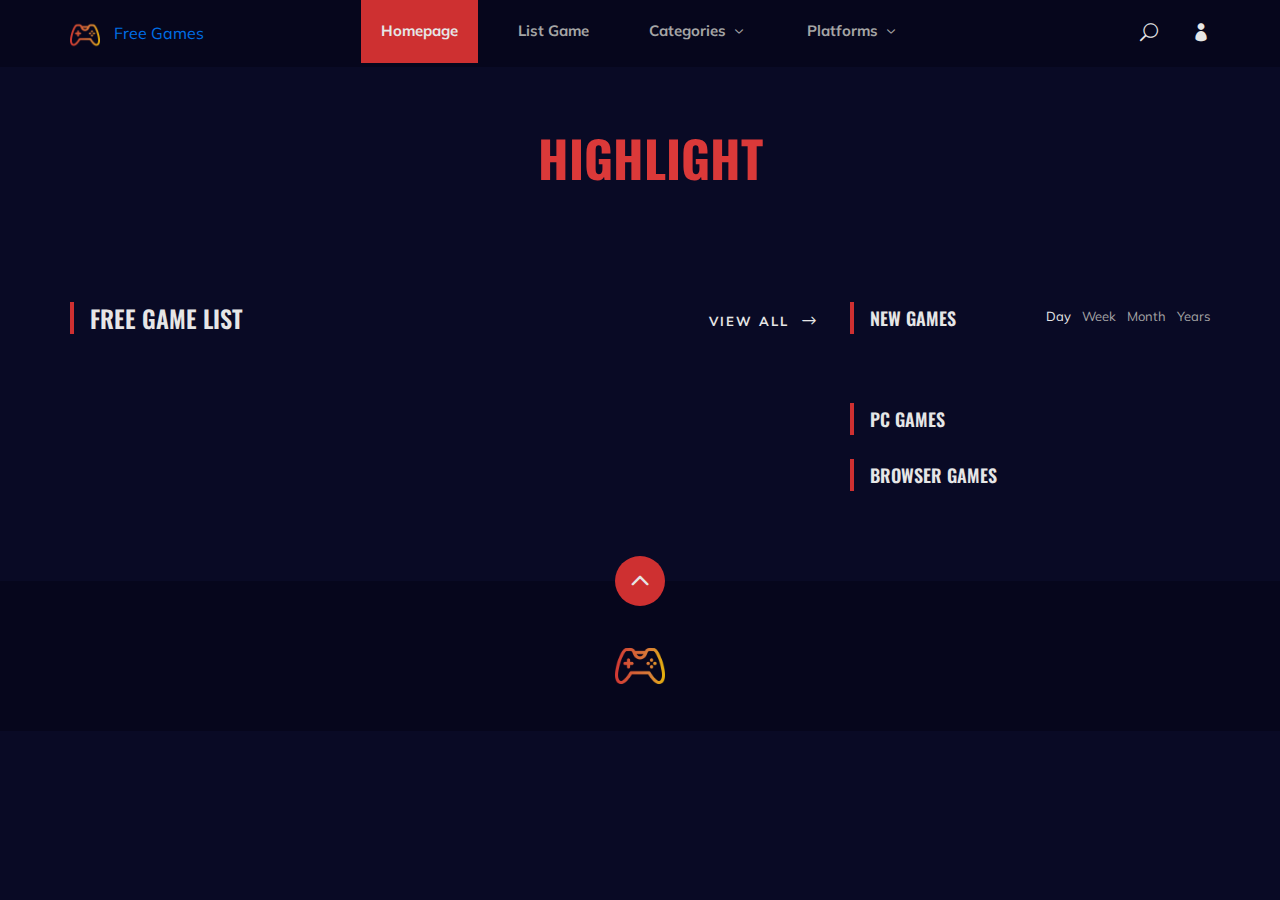
<file: index.html>
<!DOCTYPE html>
<html lang="zxx">

<head>
    <meta charset="UTF-8">
    <meta name="description" content="Anime Template">
    <meta name="keywords" content="Anime, unica, creative, html">
    <meta name="viewport" content="width=device-width, initial-scale=1.0">
    <meta http-equiv="X-UA-Compatible" content="ie=edge">
    <link rel="icon" type="image/x-icon" href="img/favicon.png">
    <title>Free Games 2022</title>

    <!-- Google Font -->
    <link href="https://fonts.googleapis.com/css2?family=Oswald:wght@300;400;500;600;700&display=swap" rel="stylesheet">
    <link href="https://fonts.googleapis.com/css2?family=Mulish:wght@300;400;500;600;700;800;900&display=swap"
    rel="stylesheet">

    <!-- Css Styles -->
    <link rel="stylesheet" href="css/bootstrap.min.css" type="text/css">
    <link rel="stylesheet" href="css/font-awesome.min.css" type="text/css">
    <link rel="stylesheet" href="css/elegant-icons.css" type="text/css">
    <link rel="stylesheet" href="css/plyr.css" type="text/css">
    <link rel="stylesheet" href="css/nice-select.css" type="text/css">
    <link rel="stylesheet" href="css/owl.carousel.min.css" type="text/css">
    <link rel="stylesheet" href="css/slicknav.min.css" type="text/css">
    <link rel="stylesheet" href="css/style.css" type="text/css">
</head>

<body>
    <!-- Page Preloder -->
    <div id="preloder">
        <div class="loader"></div>
    </div>

    <!-- Header Section Begin -->
    <header class="header">
        <div class="container">
            <div class="row">
                <div class="col-lg-2">
                    <div class="header__logo">
                        <a href="./index.html">
                            <img src="img/logo1.png" width="30" alt="" style="margin-right: 10px;">
                            Free Games
                        </a>
                    </div>
                </div>
                <div class="col-lg-8">
                    <div class="header__nav">
                        <nav class="header__menu mobile-menu">
                            <ul>
                                <li class="active"><a href="./index.html">Homepage</a></li>
                                <li ><a href="./list.html">List Game</a></li>
                                <li><a href="#">Categories <span class="arrow_carrot-down"></span></a>
                                    <ul class="dropdown">
                                        <li><a href="./categories.html?categories=fantasy">fantasy</a></li>
                                        <li><a href="./categories.html?categories=fighting">fighting</a></li>
                                        <li><a href="./categories.html?categories=mmorpg">mmorpg</a></li>
                                        <li><a href="./categories.html?categories=shooter">shooter</a></li>
                                        <li><a href="./categories.html?categories=sports">sports</a></li>
                                        <li><a href="./categories.html?categories=strategy">strategy</a></li>
                                    </ul>
                                </li>
                                <li><a href="#">Platforms <span class="arrow_carrot-down"></span></a>
                                    <ul class="dropdown">
                                        <li><a href="./platforms.html?platform=pc">PC</a></li>
                                        <li><a href="./platforms.html?platform=browser">Website</a></li>
                                    </ul>
                                </li>
                            </ul>
                        </nav>
                    </div>
                </div>
                <div class="col-lg-2">
                    <div class="header__right">
                        <a href="#" class="search-switch"><span class="icon_search"></span></a>
                        <a href="#"><span class="icon_profile"></span></a>
                    </div>
                </div>
            </div>
            <div id="mobile-menu-wrap"></div>
        </div>
    </header>
    <!-- Header End -->

    <!-- Hero Section Begin -->
    <section class="hero">
        <div class="container">
            <div class="row justify-content-center">
                <div class="col-lg-8 col-md-8 col-sm-8 align-items-center">
                    <div class="section-title">
                        <h3>Highlight</h3>
                    </div>
                </div>
            </div>
            <div class="row" id="highlight">
                <div class="col-lg-8 col-md-8 col-sm-8 align-items-center">
                    <div class="section-title">
                        <h3>No highlight</h3>
                    </div>
                </div>
            </div>
        </div>
    </section>
    <!-- Hero Section End -->

    <!-- Product Section Begin -->
    <section class="product spad">
        <div class="container">
            <div class="row">
                <div class="col-lg-8">
                    <div class="trending__product">
                        <div class="row">
                            <div class="col-lg-8 col-md-8 col-sm-8">
                                <div class="section-title">
                                    <h4>Free Game List</h4>
                                </div>
                            </div>
                            <div class="col-lg-4 col-md-4 col-sm-4">
                                <div class="btn__all">
                                    <a href="#" class="primary-btn">View All <span class="arrow_right"></span></a>
                                </div>
                            </div>
                        </div>
                        <div class="row" id="list">
                            <div class="col-lg-4 col-md-6 col-sm-6">
                                <div class="product__item">
                                    <div class="product__item__pic set-bg" data-setbg="img/trending/trend-1.jpg">
                                        <div class="ep">18 / 18</div>
                                        <div class="comment"><i class="fa fa-comments"></i> 11</div>
                                        <div class="view"><i class="fa fa-eye"></i> 9141</div>
                                    </div>
                                    <div class="product__item__text">
                                        <ul>
                                            <li>Active</li>
                                            <li>Movie</li>
                                        </ul>
                                        <h5><a href="#">The Seven Deadly Sins: Wrath of the Gods</a></h5>
                                    </div>
                                </div>
                            </div>
                            <div class="col-lg-4 col-md-6 col-sm-6">
                                <div class="product__item">
                                    <div class="product__item__pic set-bg" data-setbg="img/trending/trend-2.jpg">
                                        <div class="ep">18 / 18</div>
                                        <div class="comment"><i class="fa fa-comments"></i> 11</div>
                                        <div class="view"><i class="fa fa-eye"></i> 9141</div>
                                    </div>
                                    <div class="product__item__text">
                                        <ul>
                                            <li>Active</li>
                                            <li>Movie</li>
                                        </ul>
                                        <h5><a href="#">Gintama Movie 2: Kanketsu-hen - Yorozuya yo Eien</a></h5>
                                    </div>
                                </div>
                            </div>
                            <div class="col-lg-4 col-md-6 col-sm-6">
                                <div class="product__item">
                                    <div class="product__item__pic set-bg" data-setbg="img/trending/trend-3.jpg">
                                        <div class="ep">18 / 18</div>
                                        <div class="comment"><i class="fa fa-comments"></i> 11</div>
                                        <div class="view"><i class="fa fa-eye"></i> 9141</div>
                                    </div>
                                    <div class="product__item__text">
                                        <ul>
                                            <li>Active</li>
                                            <li>Movie</li>
                                        </ul>
                                        <h5><a href="#">Shingeki no Kyojin Season 3 Part 2</a></h5>
                                    </div>
                                </div>
                            </div>
                            <div class="col-lg-4 col-md-6 col-sm-6">
                                <div class="product__item">
                                    <div class="product__item__pic set-bg" data-setbg="img/trending/trend-4.jpg">
                                        <div class="ep">18 / 18</div>
                                        <div class="comment"><i class="fa fa-comments"></i> 11</div>
                                        <div class="view"><i class="fa fa-eye"></i> 9141</div>
                                    </div>
                                    <div class="product__item__text">
                                        <ul>
                                            <li>Active</li>
                                            <li>Movie</li>
                                        </ul>
                                        <h5><a href="#">Fullmetal Alchemist: Brotherhood</a></h5>
                                    </div>
                                </div>
                            </div>
                            <div class="col-lg-4 col-md-6 col-sm-6">
                                <div class="product__item">
                                    <div class="product__item__pic set-bg" data-setbg="img/trending/trend-5.jpg">
                                        <div class="ep">18 / 18</div>
                                        <div class="comment"><i class="fa fa-comments"></i> 11</div>
                                        <div class="view"><i class="fa fa-eye"></i> 9141</div>
                                    </div>
                                    <div class="product__item__text">
                                        <ul>
                                            <li>Active</li>
                                            <li>Movie</li>
                                        </ul>
                                        <h5><a href="#">Shiratorizawa Gakuen Koukou</a></h5>
                                    </div>
                                </div>
                            </div>
                            <div class="col-lg-4 col-md-6 col-sm-6">
                                <div class="product__item">
                                    <div class="product__item__pic set-bg" data-setbg="img/trending/trend-6.jpg">
                                        <div class="ep">18 / 18</div>
                                        <div class="comment"><i class="fa fa-comments"></i> 11</div>
                                        <div class="view"><i class="fa fa-eye"></i> 9141</div>
                                    </div>
                                    <div class="product__item__text">
                                        <ul>
                                            <li>Active</li>
                                            <li>Movie</li>
                                        </ul>
                                        <h5><a href="#">Code Geass: Hangyaku no Lelouch R2</a></h5>
                                    </div>
                                </div>
                            </div>
                        </div>
                    </div>
                </div>
                <div class="col-lg-4 col-md-6 col-sm-8">
                    <div class="product__sidebar">
                        <div class="product__sidebar__view">
                            <div class="section-title">
                                <h5>New Games</h5>
                            </div>
                            <ul class="filter__controls">
                                <li class="active" data-filter="*">Day</li>
                                <li data-filter=".week">Week</li>
                                <li data-filter=".month">Month</li>
                                <li data-filter=".years">Years</li>
                            </ul>
                            <div class="filter__gallery" id="sidebar">
                                <div class="product__sidebar__view__item set-bg mix day years"
                                    data-setbg="img/sidebar/tv-1.jpg">
                                    <div class="ep">18 / ?</div>
                                    <div class="view"><i class="fa fa-eye"></i> 9141</div>
                                    <h5><a href="#">Boruto: Naruto next generations</a></h5>
                                </div>
                                <div class="product__sidebar__view__item set-bg mix month week"
                                    data-setbg="img/sidebar/tv-2.jpg">
                                    <div class="ep">18 / ?</div>
                                    <div class="view"><i class="fa fa-eye"></i> 9141</div>
                                    <h5><a href="#">The Seven Deadly Sins: Wrath of the Gods</a></h5>
                                </div>
                                <div class="product__sidebar__view__item set-bg mix week years"
                                    data-setbg="img/sidebar/tv-3.jpg">
                                    <div class="ep">18 / ?</div>
                                    <div class="view"><i class="fa fa-eye"></i> 9141</div>
                                    <h5><a href="#">Sword art online alicization war of underworld</a></h5>
                                </div>
                                <div class="product__sidebar__view__item set-bg mix years month"
                                    data-setbg="img/sidebar/tv-4.jpg">
                                    <div class="ep">18 / ?</div>
                                    <div class="view"><i class="fa fa-eye"></i> 9141</div>
                                    <h5><a href="#">Fate/stay night: Heaven's Feel I. presage flower</a></h5>
                                </div>
                                <div class="product__sidebar__view__item set-bg mix day"
                                    data-setbg="img/sidebar/tv-5.jpg">
                                    <div class="ep">18 / ?</div>
                                    <div class="view"><i class="fa fa-eye"></i> 9141</div>
                                    <h5><a href="#">Fate stay night unlimited blade works</a></h5>
                                </div>
                            </div>
                        </div>
                        <div class="product__sidebar__comment" id="pc">
                            <div class="section-title">
                                <h5>New Comment</h5>
                            </div>
                            <div class="product__sidebar__comment__item">
                                <div class="product__sidebar__comment__item__pic">
                                    <img src="img/sidebar/comment-1.jpg" alt="">
                                </div>
                                <div class="product__sidebar__comment__item__text">
                                    <ul>
                                        <li>Active</li>
                                        <li>Movie</li>
                                    </ul>
                                    <h5><a href="#">The Seven Deadly Sins: Wrath of the Gods</a></h5>
                                    <span><i class="fa fa-eye"></i> 19.141 Viewes</span>
                                </div>
                            </div>
                            <div class="product__sidebar__comment__item">
                                <div class="product__sidebar__comment__item__pic">
                                    <img src="img/sidebar/comment-2.jpg" alt="">
                                </div>
                                <div class="product__sidebar__comment__item__text">
                                    <ul>
                                        <li>Active</li>
                                        <li>Movie</li>
                                    </ul>
                                    <h5><a href="#">Shirogane Tamashii hen Kouhan sen</a></h5>
                                    <span><i class="fa fa-eye"></i> 19.141 Viewes</span>
                                </div>
                            </div>
                            <div class="product__sidebar__comment__item">
                                <div class="product__sidebar__comment__item__pic">
                                    <img src="img/sidebar/comment-3.jpg" alt="">
                                </div>
                                <div class="product__sidebar__comment__item__text">
                                    <ul>
                                        <li>Active</li>
                                        <li>Movie</li>
                                    </ul>
                                    <h5><a href="#">Kizumonogatari III: Reiket su-hen</a></h5>
                                    <span><i class="fa fa-eye"></i> 19.141 Viewes</span>
                                </div>
                            </div>
                            <div class="product__sidebar__comment__item">
                                <div class="product__sidebar__comment__item__pic">
                                    <img src="img/sidebar/comment-4.jpg" alt="">
                                </div>
                                <div class="product__sidebar__comment__item__text">
                                    <ul>
                                        <li>Active</li>
                                        <li>Movie</li>
                                    </ul>
                                    <h5><a href="#">Monogatari Series: Second Season</a></h5>
                                    <span><i class="fa fa-eye"></i> 19.141 Viewes</span>
                                </div>
                            </div>
                        </div>
                        <div class="product__sidebar__comment" id="browser">
                            <div class="section-title">
                                <h5>New Comment</h5>
                            </div>
                            <div class="product__sidebar__comment__item">
                                <div class="product__sidebar__comment__item__pic">
                                    <img src="img/sidebar/comment-1.jpg" alt="">
                                </div>
                                <div class="product__sidebar__comment__item__text">
                                    <ul>
                                        <li>Active</li>
                                        <li>Movie</li>
                                    </ul>
                                    <h5><a href="#">The Seven Deadly Sins: Wrath of the Gods</a></h5>
                                    <span><i class="fa fa-eye"></i> 19.141 Viewes</span>
                                </div>
                            </div>
                            <div class="product__sidebar__comment__item">
                                <div class="product__sidebar__comment__item__pic">
                                    <img src="img/sidebar/comment-2.jpg" alt="">
                                </div>
                                <div class="product__sidebar__comment__item__text">
                                    <ul>
                                        <li>Active</li>
                                        <li>Movie</li>
                                    </ul>
                                    <h5><a href="#">Shirogane Tamashii hen Kouhan sen</a></h5>
                                    <span><i class="fa fa-eye"></i> 19.141 Viewes</span>
                                </div>
                            </div>
                            <div class="product__sidebar__comment__item">
                                <div class="product__sidebar__comment__item__pic">
                                    <img src="img/sidebar/comment-3.jpg" alt="">
                                </div>
                                <div class="product__sidebar__comment__item__text">
                                    <ul>
                                        <li>Active</li>
                                        <li>Movie</li>
                                    </ul>
                                    <h5><a href="#">Kizumonogatari III: Reiket su-hen</a></h5>
                                    <span><i class="fa fa-eye"></i> 19.141 Viewes</span>
                                </div>
                            </div>
                            <div class="product__sidebar__comment__item">
                                <div class="product__sidebar__comment__item__pic">
                                    <img src="img/sidebar/comment-4.jpg" alt="">
                                </div>
                                <div class="product__sidebar__comment__item__text">
                                    <ul>
                                        <li>Active</li>
                                        <li>Movie</li>
                                    </ul>
                                    <h5><a href="#">Monogatari Series: Second Season</a></h5>
                                    <span><i class="fa fa-eye"></i> 19.141 Viewes</span>
                                </div>
                            </div>
                        </div>
                    </div>
                </div>
            </div>
        </div>
    </section>
<!-- Product Section End -->

<!-- Footer Section Begin -->
<footer class="footer">
    <div class="page-up">
        <a href="#" id="scrollToTopButton"><span class="arrow_carrot-up"></span></a>
    </div>
    <div class="container">
        <div class="row">
            <div class="col-lg-3">
            </div>
            <div class="col-lg-6">
                <div class="footer__logo">
                    <a href="./index.html" >
                        <img src="img/logo1.png" width="50" alt="" style="margin-right: auto; margin-left: auto; display: block;">
                    </a>
                </div>
            </div>
            <div class="col-lg-3">

            </div>
        </div>
    </div>
  </footer>
  <!-- Footer Section End -->

  <!-- Search model Begin -->
  <div class="search-model">
    <div class="h-100 d-flex align-items-center justify-content-center">
        <div class="search-close-switch"><i class="icon_close"></i></div>
        <form class="search-model-form">
            <input type="text" id="search-input" placeholder="Search here.....">
        </form>
    </div>
</div>
<!-- Search model end -->

<!-- Js Plugins -->
<script src="js/index.js"></script>
<script src="js/jquery-3.3.1.min.js"></script>
<script src="js/bootstrap.min.js"></script>
<script src="js/player.js"></script>
<script src="js/jquery.nice-select.min.js"></script>
<script src="js/mixitup.min.js"></script>
<script src="js/jquery.slicknav.js"></script>
<script src="js/owl.carousel.min.js"></script>
<script src="js/main.js"></script>


</body>

</html>
</file>
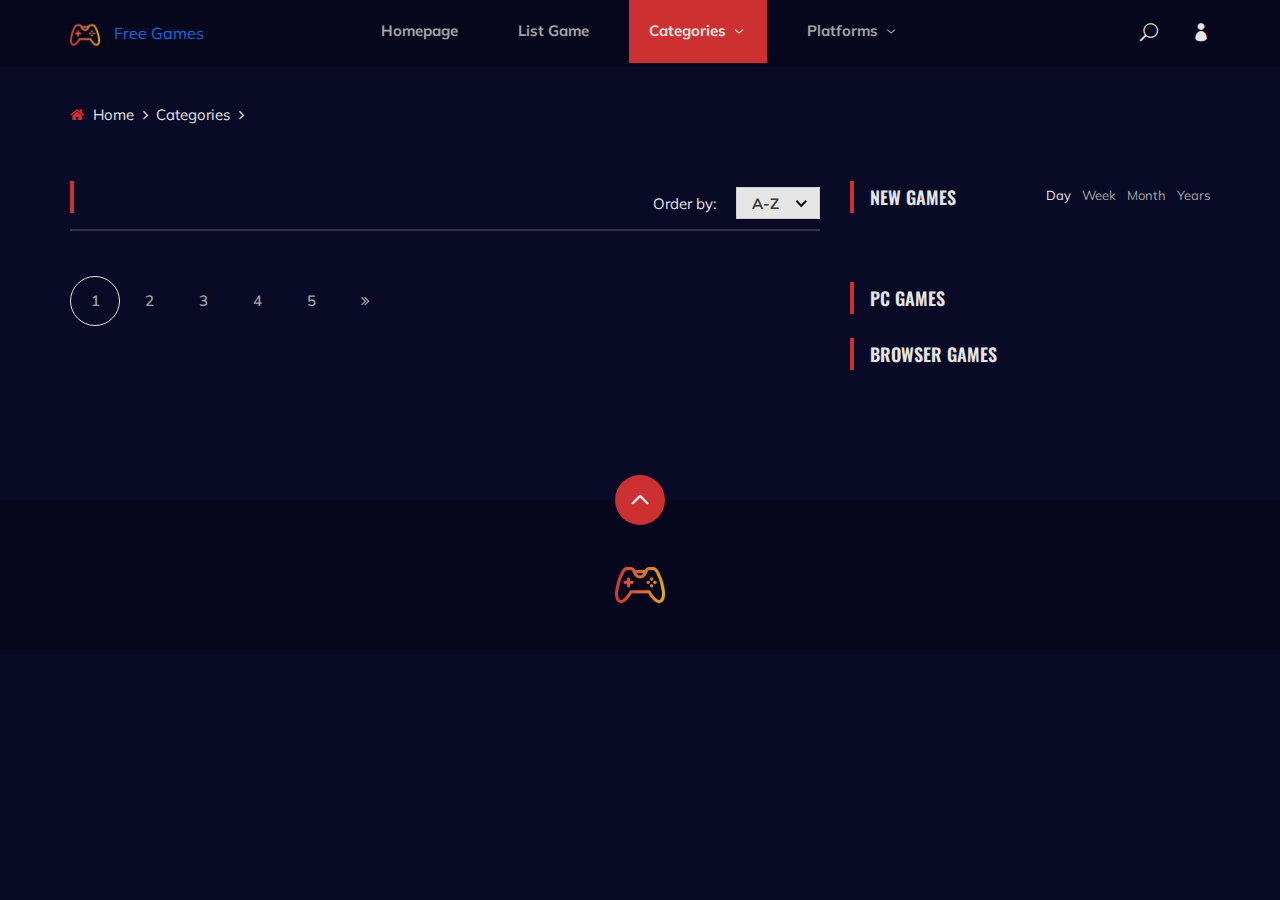
<file: categories.html>
<!DOCTYPE html>
<html lang="zxx">

<head>
    <meta charset="UTF-8">
    <meta name="description" content="Anime Template">
    <meta name="keywords" content="Anime, unica, creative, html">
    <meta name="viewport" content="width=device-width, initial-scale=1.0">
    <meta http-equiv="X-UA-Compatible" content="ie=edge">
    <link rel="icon" type="image/x-icon" href="img/favicon.png">
    <title>Free Games 2022</title>

    <!-- Google Font -->
    <link href="https://fonts.googleapis.com/css2?family=Oswald:wght@300;400;500;600;700&display=swap" rel="stylesheet">
    <link href="https://fonts.googleapis.com/css2?family=Mulish:wght@300;400;500;600;700;800;900&display=swap"
    rel="stylesheet">

    <!-- Css Styles -->
    <link rel="stylesheet" href="css/bootstrap.min.css" type="text/css">
    <link rel="stylesheet" href="css/font-awesome.min.css" type="text/css">
    <link rel="stylesheet" href="css/elegant-icons.css" type="text/css">
    <link rel="stylesheet" href="css/plyr.css" type="text/css">
    <link rel="stylesheet" href="css/nice-select.css" type="text/css">
    <link rel="stylesheet" href="css/owl.carousel.min.css" type="text/css">
    <link rel="stylesheet" href="css/slicknav.min.css" type="text/css">
    <link rel="stylesheet" href="css/style.css" type="text/css">
</head>

<body>
    <!-- Page Preloder -->
    <div id="preloder">
        <div class="loader"></div>
    </div>

    <!-- Header Section Begin -->
    <header class="header">
        <div class="container">
            <div class="row">
                <div class="col-lg-2">
                    <div class="header__logo">
                        <a href="./index.html">
                            <img src="img/logo1.png" width="30" alt="" style="margin-right: 10px;">
                            Free Games
                        </a>
                    </div>
                </div>
                <div class="col-lg-8">
                    <div class="header__nav">
                        <nav class="header__menu mobile-menu">
                            <ul>
                                <li><a href="./index.html">Homepage</a></li>
                                <li><a href="./list.html">List Game</a></li>
                                <li class="active"><a href="#">Categories <span class="arrow_carrot-down"></span></a>
                                    <ul class="dropdown">
                                        <li><a href="./categories.html?categories=fantasy">fantasy</a></li>
                                        <li><a href="./categories.html?categories=fighting">fighting</a></li>
                                        <li><a href="./categories.html?categories=mmorpg">mmorpg</a></li>
                                        <li><a href="./categories.html?categories=shooter">shooter</a></li>
                                        <li><a href="./categories.html?categories=sports">sports</a></li>
                                        <li><a href="./categories.html?categories=strategy">strategy</a></li>
                                    </ul>
                                </li>
                                <li><a href="#">Platforms <span class="arrow_carrot-down"></span></a>
                                    <ul class="dropdown">
                                        <li><a href="./platforms.html?platform=pc">PC</a></li>
                                        <li><a href="./platforms.html?platform=browser">Website</a></li>
                                    </ul>
                                </li>
                            </ul>
                        </nav>
                    </div>
                </div>
                <div class="col-lg-2">
                    <div class="header__right">
                        <a href="#" class="search-switch"><span class="icon_search"></span></a>
                        <a href="#"><span class="icon_profile"></span></a>
                    </div>
                </div>
            </div>
            <div id="mobile-menu-wrap"></div>
        </div>
    </header>
    <!-- Header End -->

    <!-- Breadcrumb Begin -->
    <div class="breadcrumb-option">
        <div class="container">
            <div class="row">
                <div class="col-lg-12">
                    <div class="breadcrumb__links">
                        <a href="./index.html"><i class="fa fa-home"></i> Home</a>
                        <a href="./categories.html">Categories</a>
                        <span id="categories">Romance</span>
                    </div>
                </div>
            </div>
        </div>
    </div>
    <!-- Breadcrumb End -->

    <!-- Product Section Begin -->
    <section class="product-page spad">
        <div class="container">
            <div class="row">
                <div class="col-lg-8">
                    <div class="product__page__content">
                        <div class="product__page__title">
                            <div class="row">
                                <div class="col-lg-8 col-md-8 col-sm-6">
                                    <div class="section-title">
                                        <h4 id="categories">Romance</h4>
                                    </div>
                                </div>
                                <div class="col-lg-4 col-md-4 col-sm-6">
                                    <div class="product__page__filter">
                                        <p>Order by:</p>
                                        <select>
                                            <option value="">A-Z</option>
                                            <option value="">1-10</option>
                                            <option value="">10-50</option>
                                        </select>
                                    </div>
                                </div>
                            </div>
                        </div>
                        <div class="row" id="list">
                            <div class="col-lg-4 col-md-6 col-sm-6">
                                <div class="product__item">
                                    <div class="product__item__pic set-bg" data-setbg="img/popular/popular-1.jpg">
                                        <div class="ep">18 / 18</div>
                                        <div class="comment"><i class="fa fa-comments"></i> 11</div>
                                        <div class="view"><i class="fa fa-eye"></i> 9141</div>
                                    </div>
                                    <div class="product__item__text">
                                        <ul>
                                            <li>Active</li>
                                            <li>Movie</li>
                                        </ul>
                                        <h5><a href="#">Sen to Chihiro no Kamikakushi</a></h5>
                                    </div>
                                </div>
                            </div>
                            <div class="col-lg-4 col-md-6 col-sm-6">
                                <div class="product__item">
                                    <div class="product__item__pic set-bg" data-setbg="img/popular/popular-2.jpg">
                                        <div class="ep">18 / 18</div>
                                        <div class="comment"><i class="fa fa-comments"></i> 11</div>
                                        <div class="view"><i class="fa fa-eye"></i> 9141</div>
                                    </div>
                                    <div class="product__item__text">
                                        <ul>
                                            <li>Active</li>
                                            <li>Movie</li>
                                        </ul>
                                        <h5><a href="#">Kizumonogatari III: Reiket su-hen</a></h5>
                                    </div>
                                </div>
                            </div>
                            <div class="col-lg-4 col-md-6 col-sm-6">
                                <div class="product__item">
                                    <div class="product__item__pic set-bg" data-setbg="img/popular/popular-3.jpg">
                                        <div class="ep">18 / 18</div>
                                        <div class="comment"><i class="fa fa-comments"></i> 11</div>
                                        <div class="view"><i class="fa fa-eye"></i> 9141</div>
                                    </div>
                                    <div class="product__item__text">
                                        <ul>
                                            <li>Active</li>
                                            <li>Movie</li>
                                        </ul>
                                        <h5><a href="#">Shirogane Tamashii hen Kouhan sen</a></h5>
                                    </div>
                                </div>
                            </div>
                            <div class="col-lg-4 col-md-6 col-sm-6">
                                <div class="product__item">
                                    <div class="product__item__pic set-bg" data-setbg="img/popular/popular-4.jpg">
                                        <div class="ep">18 / 18</div>
                                        <div class="comment"><i class="fa fa-comments"></i> 11</div>
                                        <div class="view"><i class="fa fa-eye"></i> 9141</div>
                                    </div>
                                    <div class="product__item__text">
                                        <ul>
                                            <li>Active</li>
                                            <li>Movie</li>
                                        </ul>
                                        <h5><a href="#">Rurouni Kenshin: Meiji Kenkaku Romantan</a></h5>
                                    </div>
                                </div>
                            </div>
                            <div class="col-lg-4 col-md-6 col-sm-6">
                                <div class="product__item">
                                    <div class="product__item__pic set-bg" data-setbg="img/popular/popular-5.jpg">
                                        <div class="ep">18 / 18</div>
                                        <div class="comment"><i class="fa fa-comments"></i> 11</div>
                                        <div class="view"><i class="fa fa-eye"></i> 9141</div>
                                    </div>
                                    <div class="product__item__text">
                                        <ul>
                                            <li>Active</li>
                                            <li>Movie</li>
                                        </ul>
                                        <h5><a href="#">Mushishi Zoku Shou 2nd Season</a></h5>
                                    </div>
                                </div>
                            </div>
                            <div class="col-lg-4 col-md-6 col-sm-6">
                                <div class="product__item">
                                    <div class="product__item__pic set-bg" data-setbg="img/popular/popular-6.jpg">
                                        <div class="ep">18 / 18</div>
                                        <div class="comment"><i class="fa fa-comments"></i> 11</div>
                                        <div class="view"><i class="fa fa-eye"></i> 9141</div>
                                    </div>
                                    <div class="product__item__text">
                                        <ul>
                                            <li>Active</li>
                                            <li>Movie</li>
                                        </ul>
                                        <h5><a href="#">Monogatari Series: Second Season</a></h5>
                                    </div>
                                </div>
                            </div>
                            <div class="col-lg-4 col-md-6 col-sm-6">
                                <div class="product__item">
                                    <div class="product__item__pic set-bg" data-setbg="img/recent/recent-1.jpg">
                                        <div class="ep">18 / 18</div>
                                        <div class="comment"><i class="fa fa-comments"></i> 11</div>
                                        <div class="view"><i class="fa fa-eye"></i> 9141</div>
                                    </div>
                                    <div class="product__item__text">
                                        <ul>
                                            <li>Active</li>
                                            <li>Movie</li>
                                        </ul>
                                        <h5><a href="#">Great Teacher Onizuka</a></h5>
                                    </div>
                                </div>
                            </div>
                            <div class="col-lg-4 col-md-6 col-sm-6">
                                <div class="product__item">
                                    <div class="product__item__pic set-bg" data-setbg="img/recent/recent-2.jpg">
                                        <div class="ep">18 / 18</div>
                                        <div class="comment"><i class="fa fa-comments"></i> 11</div>
                                        <div class="view"><i class="fa fa-eye"></i> 9141</div>
                                    </div>
                                    <div class="product__item__text">
                                        <ul>
                                            <li>Active</li>
                                            <li>Movie</li>
                                        </ul>
                                        <h5><a href="#">Fate/stay night Movie: Heaven's Feel - II. Lost</a></h5>
                                    </div>
                                </div>
                            </div>
                            <div class="col-lg-4 col-md-6 col-sm-6">
                                <div class="product__item">
                                    <div class="product__item__pic set-bg" data-setbg="img/recent/recent-3.jpg">
                                        <div class="ep">18 / 18</div>
                                        <div class="comment"><i class="fa fa-comments"></i> 11</div>
                                        <div class="view"><i class="fa fa-eye"></i> 9141</div>
                                    </div>
                                    <div class="product__item__text">
                                        <ul>
                                            <li>Active</li>
                                            <li>Movie</li>
                                        </ul>
                                        <h5><a href="#">Mushishi Zoku Shou: Suzu no Shizuku</a></h5>
                                    </div>
                                </div>
                            </div>
                            <div class="col-lg-4 col-md-6 col-sm-6">
                                <div class="product__item">
                                    <div class="product__item__pic set-bg" data-setbg="img/recent/recent-4.jpg">
                                        <div class="ep">18 / 18</div>
                                        <div class="comment"><i class="fa fa-comments"></i> 11</div>
                                        <div class="view"><i class="fa fa-eye"></i> 9141</div>
                                    </div>
                                    <div class="product__item__text">
                                        <ul>
                                            <li>Active</li>
                                            <li>Movie</li>
                                        </ul>
                                        <h5><a href="#">Fate/Zero 2nd Season</a></h5>
                                    </div>
                                </div>
                            </div>
                            <div class="col-lg-4 col-md-6 col-sm-6">
                                <div class="product__item">
                                    <div class="product__item__pic set-bg" data-setbg="img/recent/recent-5.jpg">
                                        <div class="ep">18 / 18</div>
                                        <div class="comment"><i class="fa fa-comments"></i> 11</div>
                                        <div class="view"><i class="fa fa-eye"></i> 9141</div>
                                    </div>
                                    <div class="product__item__text">
                                        <ul>
                                            <li>Active</li>
                                            <li>Movie</li>
                                        </ul>
                                        <h5><a href="#">Kizumonogatari II: Nekket su-hen</a></h5>
                                    </div>
                                </div>
                            </div>
                            <div class="col-lg-4 col-md-6 col-sm-6">
                                <div class="product__item">
                                    <div class="product__item__pic set-bg" data-setbg="img/recent/recent-6.jpg">
                                        <div class="ep">18 / 18</div>
                                        <div class="comment"><i class="fa fa-comments"></i> 11</div>
                                        <div class="view"><i class="fa fa-eye"></i> 9141</div>
                                    </div>
                                    <div class="product__item__text">
                                        <ul>
                                            <li>Active</li>
                                            <li>Movie</li>
                                        </ul>
                                        <h5><a href="#">The Seven Deadly Sins: Wrath of the Gods</a></h5>
                                    </div>
                                </div>
                            </div>
                            <div class="col-lg-4 col-md-6 col-sm-6">
                                <div class="product__item">
                                    <div class="product__item__pic set-bg" data-setbg="img/trending/trend-1.jpg">
                                        <div class="ep">18 / 18</div>
                                        <div class="comment"><i class="fa fa-comments"></i> 11</div>
                                        <div class="view"><i class="fa fa-eye"></i> 9141</div>
                                    </div>
                                    <div class="product__item__text">
                                        <ul>
                                            <li>Active</li>
                                            <li>Movie</li>
                                        </ul>
                                        <h5><a href="#">The Seven Deadly Sins: Wrath of the Gods</a></h5>
                                    </div>
                                </div>
                            </div>
                            <div class="col-lg-4 col-md-6 col-sm-6">
                                <div class="product__item">
                                    <div class="product__item__pic set-bg" data-setbg="img/trending/trend-2.jpg">
                                        <div class="ep">18 / 18</div>
                                        <div class="comment"><i class="fa fa-comments"></i> 11</div>
                                        <div class="view"><i class="fa fa-eye"></i> 9141</div>
                                    </div>
                                    <div class="product__item__text">
                                        <ul>
                                            <li>Active</li>
                                            <li>Movie</li>
                                        </ul>
                                        <h5><a href="#">Gintama Movie 2: Kanketsu-hen - Yorozuya yo Eien</a></h5>
                                    </div>
                                </div>
                            </div>
                            <div class="col-lg-4 col-md-6 col-sm-6">
                                <div class="product__item">
                                    <div class="product__item__pic set-bg" data-setbg="img/trending/trend-3.jpg">
                                        <div class="ep">18 / 18</div>
                                        <div class="comment"><i class="fa fa-comments"></i> 11</div>
                                        <div class="view"><i class="fa fa-eye"></i> 9141</div>
                                    </div>
                                    <div class="product__item__text">
                                        <ul>
                                            <li>Active</li>
                                            <li>Movie</li>
                                        </ul>
                                        <h5><a href="#">Shingeki no Kyojin Season 3 Part 2</a></h5>
                                    </div>
                                </div>
                            </div>
                            <div class="col-lg-4 col-md-6 col-sm-6">
                                <div class="product__item">
                                    <div class="product__item__pic set-bg" data-setbg="img/trending/trend-4.jpg">
                                        <div class="ep">18 / 18</div>
                                        <div class="comment"><i class="fa fa-comments"></i> 11</div>
                                        <div class="view"><i class="fa fa-eye"></i> 9141</div>
                                    </div>
                                    <div class="product__item__text">
                                        <ul>
                                            <li>Active</li>
                                            <li>Movie</li>
                                        </ul>
                                        <h5><a href="#">Fullmetal Alchemist: Brotherhood</a></h5>
                                    </div>
                                </div>
                            </div>
                            <div class="col-lg-4 col-md-6 col-sm-6">
                                <div class="product__item">
                                    <div class="product__item__pic set-bg" data-setbg="img/trending/trend-5.jpg">
                                        <div class="ep">18 / 18</div>
                                        <div class="comment"><i class="fa fa-comments"></i> 11</div>
                                        <div class="view"><i class="fa fa-eye"></i> 9141</div>
                                    </div>
                                    <div class="product__item__text">
                                        <ul>
                                            <li>Active</li>
                                            <li>Movie</li>
                                        </ul>
                                        <h5><a href="#">Shiratorizawa Gakuen Koukou</a></h5>
                                    </div>
                                </div>
                            </div>
                            <div class="col-lg-4 col-md-6 col-sm-6">
                                <div class="product__item">
                                    <div class="product__item__pic set-bg" data-setbg="img/trending/trend-6.jpg">
                                        <div class="ep">18 / 18</div>
                                        <div class="comment"><i class="fa fa-comments"></i> 11</div>
                                        <div class="view"><i class="fa fa-eye"></i> 9141</div>
                                    </div>
                                    <div class="product__item__text">
                                        <ul>
                                            <li>Active</li>
                                            <li>Movie</li>
                                        </ul>
                                        <h5><a href="#">Code Geass: Hangyaku no Lelouch R2</a></h5>
                                    </div>
                                </div>
                            </div>
                        </div>
                    </div>
                    <div class="product__pagination">
                        <a href="#" class="current-page">1</a>
                        <a href="#">2</a>
                        <a href="#">3</a>
                        <a href="#">4</a>
                        <a href="#">5</a>
                        <a href="#"><i class="fa fa-angle-double-right"></i></a>
                    </div>
                </div>
                <div class="col-lg-4 col-md-6 col-sm-8">
                    <div class="product__sidebar">
                        <div class="product__sidebar__view">
                            <div class="section-title">
                                <h5>New Games</h5>
                            </div>
                            <ul class="filter__controls">
                                <li class="active" data-filter="*">Day</li>
                                <li data-filter=".week">Week</li>
                                <li data-filter=".month">Month</li>
                                <li data-filter=".years">Years</li>
                            </ul>
                            <div class="filter__gallery" id="sidebar">
                                <div class="product__sidebar__view__item set-bg mix day years"
                                    data-setbg="img/sidebar/tv-1.jpg">
                                    <div class="ep">18 / ?</div>
                                    <div class="view"><i class="fa fa-eye"></i> 9141</div>
                                    <h5><a href="#">Boruto: Naruto next generations</a></h5>
                                </div>
                                <div class="product__sidebar__view__item set-bg mix month week"
                                    data-setbg="img/sidebar/tv-2.jpg">
                                    <div class="ep">18 / ?</div>
                                    <div class="view"><i class="fa fa-eye"></i> 9141</div>
                                    <h5><a href="#">The Seven Deadly Sins: Wrath of the Gods</a></h5>
                                </div>
                                <div class="product__sidebar__view__item set-bg mix week years"
                                    data-setbg="img/sidebar/tv-3.jpg">
                                    <div class="ep">18 / ?</div>
                                    <div class="view"><i class="fa fa-eye"></i> 9141</div>
                                    <h5><a href="#">Sword art online alicization war of underworld</a></h5>
                                </div>
                                <div class="product__sidebar__view__item set-bg mix years month"
                                    data-setbg="img/sidebar/tv-4.jpg">
                                    <div class="ep">18 / ?</div>
                                    <div class="view"><i class="fa fa-eye"></i> 9141</div>
                                    <h5><a href="#">Fate/stay night: Heaven's Feel I. presage flower</a></h5>
                                </div>
                                <div class="product__sidebar__view__item set-bg mix day"
                                    data-setbg="img/sidebar/tv-5.jpg">
                                    <div class="ep">18 / ?</div>
                                    <div class="view"><i class="fa fa-eye"></i> 9141</div>
                                    <h5><a href="#">Fate stay night unlimited blade works</a></h5>
                                </div>
                            </div>
                        </div>
                        <div class="product__sidebar__comment" id="pc">
                            <div class="section-title">
                                <h5>New Comment</h5>
                            </div>
                            <div class="product__sidebar__comment__item">
                                <div class="product__sidebar__comment__item__pic">
                                    <img src="img/sidebar/comment-1.jpg" alt="">
                                </div>
                                <div class="product__sidebar__comment__item__text">
                                    <ul>
                                        <li>Active</li>
                                        <li>Movie</li>
                                    </ul>
                                    <h5><a href="#">The Seven Deadly Sins: Wrath of the Gods</a></h5>
                                    <span><i class="fa fa-eye"></i> 19.141 Viewes</span>
                                </div>
                            </div>
                            <div class="product__sidebar__comment__item">
                                <div class="product__sidebar__comment__item__pic">
                                    <img src="img/sidebar/comment-2.jpg" alt="">
                                </div>
                                <div class="product__sidebar__comment__item__text">
                                    <ul>
                                        <li>Active</li>
                                        <li>Movie</li>
                                    </ul>
                                    <h5><a href="#">Shirogane Tamashii hen Kouhan sen</a></h5>
                                    <span><i class="fa fa-eye"></i> 19.141 Viewes</span>
                                </div>
                            </div>
                            <div class="product__sidebar__comment__item">
                                <div class="product__sidebar__comment__item__pic">
                                    <img src="img/sidebar/comment-3.jpg" alt="">
                                </div>
                                <div class="product__sidebar__comment__item__text">
                                    <ul>
                                        <li>Active</li>
                                        <li>Movie</li>
                                    </ul>
                                    <h5><a href="#">Kizumonogatari III: Reiket su-hen</a></h5>
                                    <span><i class="fa fa-eye"></i> 19.141 Viewes</span>
                                </div>
                            </div>
                            <div class="product__sidebar__comment__item">
                                <div class="product__sidebar__comment__item__pic">
                                    <img src="img/sidebar/comment-4.jpg" alt="">
                                </div>
                                <div class="product__sidebar__comment__item__text">
                                    <ul>
                                        <li>Active</li>
                                        <li>Movie</li>
                                    </ul>
                                    <h5><a href="#">Monogatari Series: Second Season</a></h5>
                                    <span><i class="fa fa-eye"></i> 19.141 Viewes</span>
                                </div>
                            </div>
                        </div>
                        <div class="product__sidebar__comment" id="browser">
                            <div class="section-title">
                                <h5>New Comment</h5>
                            </div>
                            <div class="product__sidebar__comment__item">
                                <div class="product__sidebar__comment__item__pic">
                                    <img src="img/sidebar/comment-1.jpg" alt="">
                                </div>
                                <div class="product__sidebar__comment__item__text">
                                    <ul>
                                        <li>Active</li>
                                        <li>Movie</li>
                                    </ul>
                                    <h5><a href="#">The Seven Deadly Sins: Wrath of the Gods</a></h5>
                                    <span><i class="fa fa-eye"></i> 19.141 Viewes</span>
                                </div>
                            </div>
                            <div class="product__sidebar__comment__item">
                                <div class="product__sidebar__comment__item__pic">
                                    <img src="img/sidebar/comment-2.jpg" alt="">
                                </div>
                                <div class="product__sidebar__comment__item__text">
                                    <ul>
                                        <li>Active</li>
                                        <li>Movie</li>
                                    </ul>
                                    <h5><a href="#">Shirogane Tamashii hen Kouhan sen</a></h5>
                                    <span><i class="fa fa-eye"></i> 19.141 Viewes</span>
                                </div>
                            </div>
                            <div class="product__sidebar__comment__item">
                                <div class="product__sidebar__comment__item__pic">
                                    <img src="img/sidebar/comment-3.jpg" alt="">
                                </div>
                                <div class="product__sidebar__comment__item__text">
                                    <ul>
                                        <li>Active</li>
                                        <li>Movie</li>
                                    </ul>
                                    <h5><a href="#">Kizumonogatari III: Reiket su-hen</a></h5>
                                    <span><i class="fa fa-eye"></i> 19.141 Viewes</span>
                                </div>
                            </div>
                            <div class="product__sidebar__comment__item">
                                <div class="product__sidebar__comment__item__pic">
                                    <img src="img/sidebar/comment-4.jpg" alt="">
                                </div>
                                <div class="product__sidebar__comment__item__text">
                                    <ul>
                                        <li>Active</li>
                                        <li>Movie</li>
                                    </ul>
                                    <h5><a href="#">Monogatari Series: Second Season</a></h5>
                                    <span><i class="fa fa-eye"></i> 19.141 Viewes</span>
                                </div>
                            </div>
                        </div>
</div>
</div>
</div>
</div>
</section>
<!-- Product Section End -->

<!-- Footer Section Begin -->
<footer class="footer">
    <div class="page-up">
        <a href="#" id="scrollToTopButton"><span class="arrow_carrot-up"></span></a>
    </div>
    <div class="container">
        <div class="row">
            <div class="col-lg-3">
            </div>
            <div class="col-lg-6">
                <div class="footer__logo">
                    <a href="./index.html" >
                        <img src="img/logo1.png" width="50" alt="" style="margin-right: auto; margin-left: auto; display: block;">
                    </a>
                </div>
            </div>
            <div class="col-lg-3">

            </div>
        </div>
    </div>
  </footer>
  <!-- Footer Section End -->

  <!-- Search model Begin -->
  <div class="search-model">
    <div class="h-100 d-flex align-items-center justify-content-center">
        <div class="search-close-switch"><i class="icon_close"></i></div>
        <form class="search-model-form">
            <input type="text" id="search-input" placeholder="Search here.....">
        </form>
    </div>
</div>
<!-- Search model end -->

<!-- Js Plugins -->
<script src="js/categories.js"></script>
<script src="js/jquery-3.3.1.min.js"></script>
<script src="js/bootstrap.min.js"></script>
<script src="js/player.js"></script>
<script src="js/jquery.nice-select.min.js"></script>
<script src="js/mixitup.min.js"></script>
<script src="js/jquery.slicknav.js"></script>
<script src="js/owl.carousel.min.js"></script>
<script src="js/main.js"></script>

</body>

</html>
</file>
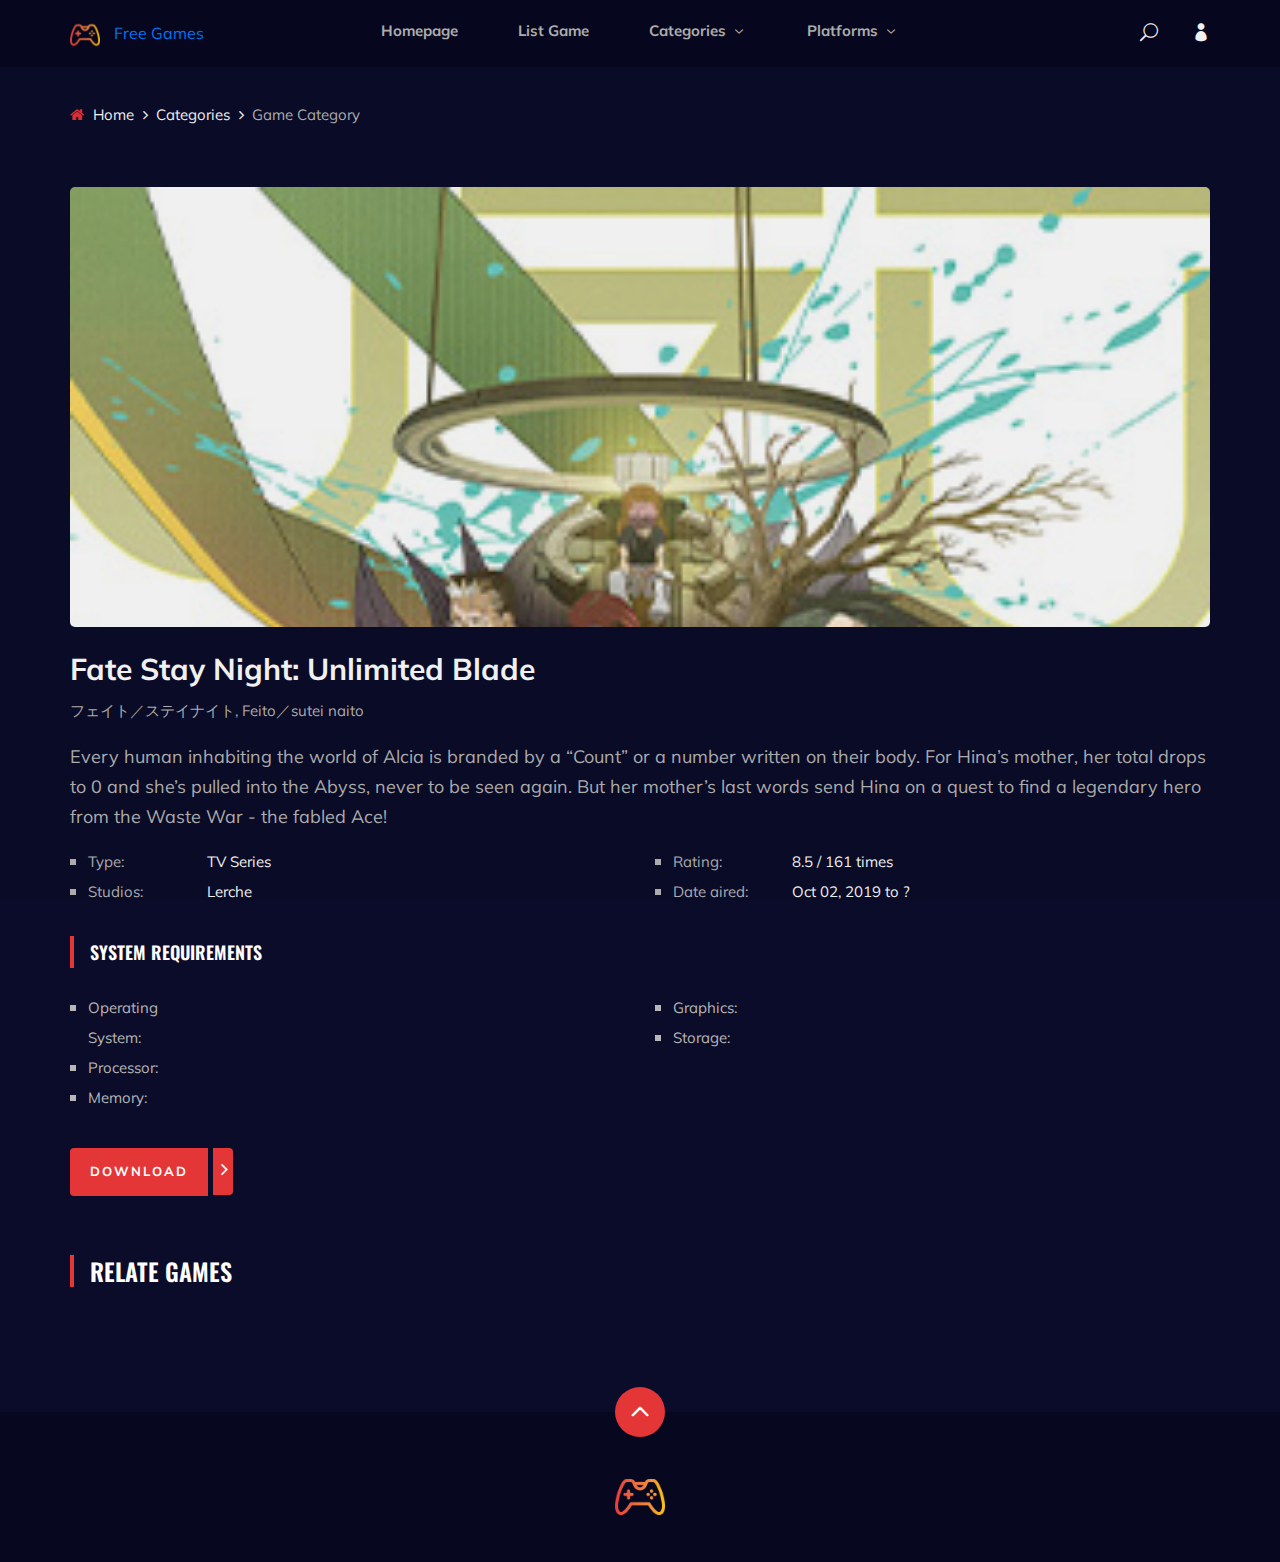
<file: game-details.html>
<!DOCTYPE html>
<html lang="zxx">

<head>
    <meta charset="UTF-8">
    <meta name="description" content="Anime Template">
    <meta name="keywords" content="Anime, unica, creative, html">
    <meta name="viewport" content="width=device-width, initial-scale=1.0">
    <meta http-equiv="X-UA-Compatible" content="ie=edge">
    <link rel="icon" type="image/x-icon" href="img/favicon.png">
    <title>Free Games 2022</title>

    <!-- Google Font -->
    <link href="https://fonts.googleapis.com/css2?family=Oswald:wght@300;400;500;600;700&display=swap" rel="stylesheet">
    <link href="https://fonts.googleapis.com/css2?family=Mulish:wght@300;400;500;600;700;800;900&display=swap"
    rel="stylesheet">

    <!-- Css Styles -->
    <link rel="stylesheet" href="css/bootstrap.min.css" type="text/css">
    <link rel="stylesheet" href="css/font-awesome.min.css" type="text/css">
    <link rel="stylesheet" href="css/elegant-icons.css" type="text/css">
    <link rel="stylesheet" href="css/plyr.css" type="text/css">
    <link rel="stylesheet" href="css/nice-select.css" type="text/css">
    <link rel="stylesheet" href="css/owl.carousel.min.css" type="text/css">
    <link rel="stylesheet" href="css/slicknav.min.css" type="text/css">
    <link rel="stylesheet" href="css/style.css" type="text/css">
</head>

<body>
    <!-- Page Preloder -->
    <div id="preloder">
        <div class="loader"></div>
    </div>

    <!-- Header Section Begin -->
    <header class="header">
        <div class="container">
            <div class="row">
                <div class="col-lg-2">
                    <div class="header__logo">
                        <a href="./index.html">
                            <img src="img/logo1.png" width="30" alt="" style="margin-right: 10px;">
                            Free Games
                        </a>
                    </div>
                </div>
                <div class="col-lg-8">
                    <div class="header__nav">
                        <nav class="header__menu mobile-menu">
                            <ul>
                                <li ><a href="./index.html">Homepage</a></li>
                                <li ><a href="./list.html">List Game</a></li>
                                <li><a href="#">Categories <span class="arrow_carrot-down"></span></a>
                                    <ul class="dropdown">
                                        <li><a href="./categories.html?categories=fantasy">fantasy</a></li>
                                        <li><a href="./categories.html?categories=fighting">fighting</a></li>
                                        <li><a href="./categories.html?categories=mmorpg">mmorpg</a></li>
                                        <li><a href="./categories.html?categories=shooter">shooter</a></li>
                                        <li><a href="./categories.html?categories=sports">sports</a></li>
                                        <li><a href="./categories.html?categories=strategy">strategy</a></li>
                                    </ul>
                                </li>
                                <li><a href="#">Platforms <span class="arrow_carrot-down"></span></a>
                                    <ul class="dropdown">
                                        <li><a href="./platforms.html?platform=pc">PC</a></li>
                                        <li><a href="./platforms.html?platform=browser">Website</a></li>
                                    </ul>
                                </li>
                            </ul>
                        </nav>
                    </div>
                </div>
                <div class="col-lg-2">
                    <div class="header__right">
                        <a href="#" class="search-switch"><span class="icon_search"></span></a>
                        <a href="#"><span class="icon_profile"></span></a>
                    </div>
                </div>
            </div>
            <div id="mobile-menu-wrap"></div>
        </div>
    </header>
    <!-- Header End -->

    <!-- Breadcrumb Begin -->
    <div class="breadcrumb-option">
        <div class="container">
            <div class="row">
                <div class="col-lg-12">
                    <div class="breadcrumb__links">
                        <a href="./index.html"><i class="fa fa-home"></i> Home</a>
                        <a href="./categories.html">Categories</a>
                        <span id="genre">Game Category</span>
                    </div>
                </div>
            </div>
        </div>
    </div>
    <!-- Breadcrumb End -->

    <!-- Anime Section Begin -->
    <section class="anime-details spad">
        <div class="container">
            <div class="anime__details__content">
                <div class="row">
                    <div class="col-lg-12">
                        <div id="thumbnail">
                            <div class="anime__details__pic set-bg mb-4" data-setbg="img/anime/details-pic.jpg">
                            </div>
                        </div>
                        <div class="anime__details__text">
                            <div class="anime__details__title">
                                <h3 id="title">Fate Stay Night: Unlimited Blade</h3>
                                <span id="publisher">フェイト／ステイナイト, Feito／sutei naito</span>
                            </div>
                            <p id="short_description">Every human inhabiting the world of Alcia is branded by a “Count” or a number written on
                                their body. For Hina’s mother, her total drops to 0 and she’s pulled into the Abyss,
                                never to be seen again. But her mother’s last words send Hina on a quest to find a
                            legendary hero from the Waste War - the fabled Ace!</p>
                            <div class="anime__details__widget">
                                <div class="row">
                                    <div class="col-lg-6 col-md-6">
                                        <ul>
                                            <li id="genre"><span>Type:</span> TV Series</li>
                                            <li id="platform"><span>Studios:</span> Lerche</li>
                                        </ul>
                                    </div>
                                    <div class="col-lg-6 col-md-6">
                                        <ul>
                                            <li id="developer"><span>Rating:</span> 8.5 / 161 times</li>
                                            <li id="release_date"><span>Date aired:</span> Oct 02, 2019 to ?</li>
                                        </ul>
                                    </div>
                                </div>
                            </div>
                            <div class="anime__details__widget">
                                <div class="row">
                                    <div class="col-lg-8 col-md-8 col-sm-8 align-items-center">
                                        <div class="section-title">
                                            <h5>System Requirements</h5>
                                        </div>
                                    </div>
                                    <div class="col-lg-6 col-md-6">
                                        <ul>
                                            <li id="os"><span>Operating System:</span></li>
                                            <li id="processor"><span>Processor:</span></li>
                                            <li id="memory"><span>Memory:</span></li>
                                        </ul>
                                    </div>
                                    <div class="col-lg-6 col-md-6">
                                        <ul>
                                            <li id="graphics"><span>Graphics:</span></li>
                                            <li id="storage"><span>Storage:</span></li>
                                        </ul>
                                    </div>
                                </div>
                            </div>
                            <div class="anime__details__btn">
                                <a href="#" class="watch-btn"><span>Download</span> <i
                                    class="fa fa-angle-right"></i></a>
                                </div>
                            </div>
                        </div>
                    </div>
                </div>
                <div class="row">
                    <div class="col-lg-8 col-md-8 col-sm-8 align-items-center">
                        <div class="section-title">
                            <h4>Relate Games</h4>
                        </div>
                    </div>
                </div>
                <div class="row" id="relate">
                    <div class="col-lg-8 col-md-8 col-sm-8 align-items-center">
                        <div class="section-title">
                            <h3>No highlight</h3>
                        </div>
                    </div>
                </div>
            </div>
        </section>
        <!-- Anime Section End -->

        <!-- Footer Section Begin -->
        <footer class="footer">
            <div class="page-up">
                <a href="#" id="scrollToTopButton"><span class="arrow_carrot-up"></span></a>
            </div>
            <div class="container">
                <div class="row">
                    <div class="col-lg-3">
                    </div>
                    <div class="col-lg-6">
                        <div class="footer__logo">
                            <a href="./index.html" >
                                <img src="img/logo1.png" width="50" alt="" style="margin-right: auto; margin-left: auto; display: block;">
                            </a>
                        </div>
                    </div>
                    <div class="col-lg-3">
        
                    </div>
                </div>
            </div>
          </footer>
          <!-- Footer Section End -->

          <!-- Search model Begin -->
          <div class="search-model">
            <div class="h-100 d-flex align-items-center justify-content-center">
                <div class="search-close-switch"><i class="icon_close"></i></div>
                <form class="search-model-form">
                    <input type="text" id="search-input" placeholder="Search here.....">
                </form>
            </div>
        </div>
        <!-- Search model end -->

        <!-- Js Plugins -->
        <script src="js/game-details.js"></script>
        <script src="js/jquery-3.3.1.min.js"></script>
        <script src="js/bootstrap.min.js"></script>
        <script src="js/player.js"></script>
        <script src="js/jquery.nice-select.min.js"></script>
        <script src="js/mixitup.min.js"></script>
        <script src="js/jquery.slicknav.js"></script>
        <script src="js/owl.carousel.min.js"></script>
        <script src="js/main.js"></script>

    </body>

    </html>
</file>
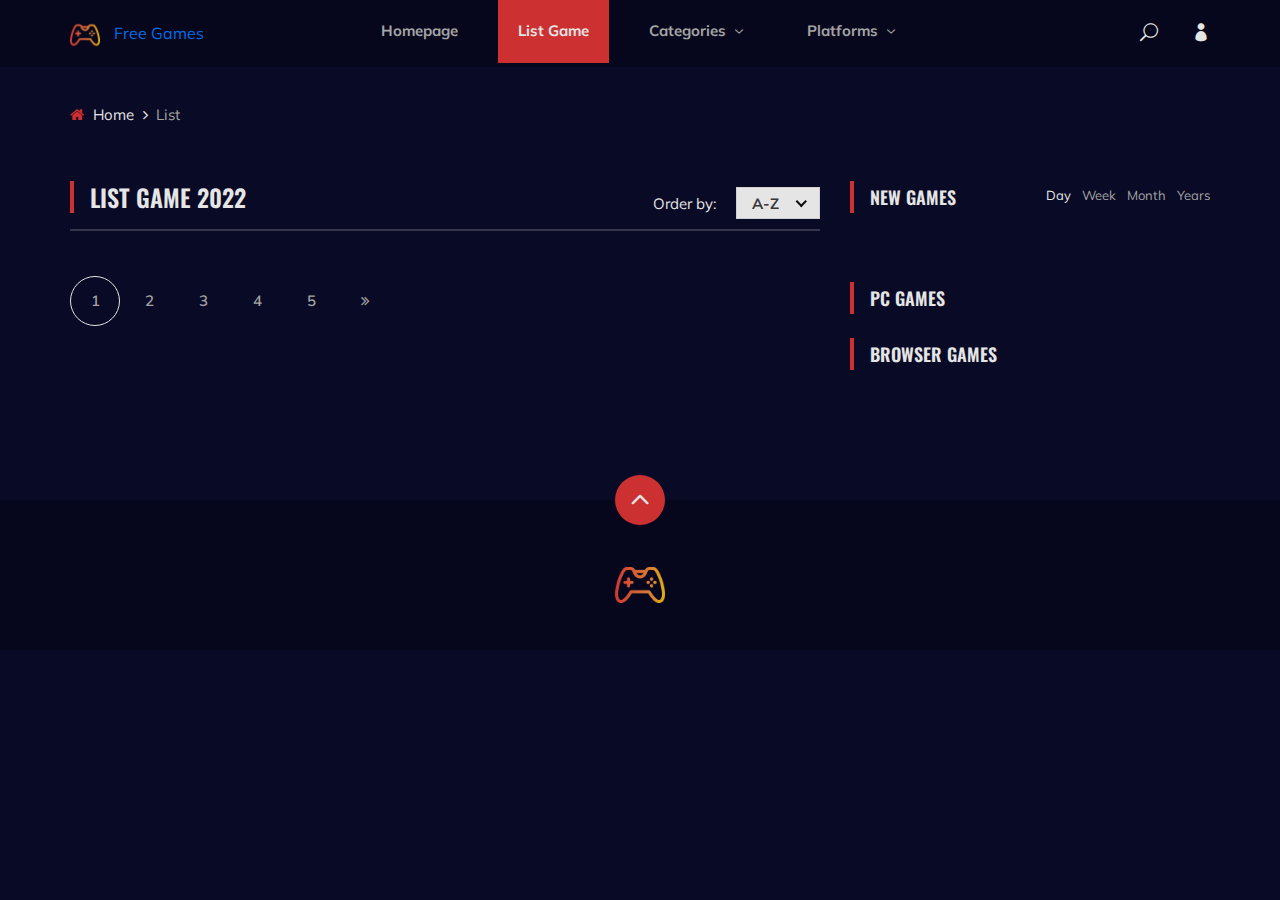
<file: list.html>
<!DOCTYPE html>
<html lang="zxx">

<head>
    <meta charset="UTF-8">
    <meta name="description" content="Anime Template">
    <meta name="keywords" content="Anime, unica, creative, html">
    <meta name="viewport" content="width=device-width, initial-scale=1.0">
    <meta http-equiv="X-UA-Compatible" content="ie=edge">
    <link rel="icon" type="image/x-icon" href="img/favicon.png">
    <title>Free Games 2022</title>

    <!-- Google Font -->
    <link href="https://fonts.googleapis.com/css2?family=Oswald:wght@300;400;500;600;700&display=swap" rel="stylesheet">
    <link href="https://fonts.googleapis.com/css2?family=Mulish:wght@300;400;500;600;700;800;900&display=swap"
    rel="stylesheet">

    <!-- Css Styles -->
    <link rel="stylesheet" href="css/bootstrap.min.css" type="text/css">
    <link rel="stylesheet" href="css/font-awesome.min.css" type="text/css">
    <link rel="stylesheet" href="css/elegant-icons.css" type="text/css">
    <link rel="stylesheet" href="css/plyr.css" type="text/css">
    <link rel="stylesheet" href="css/nice-select.css" type="text/css">
    <link rel="stylesheet" href="css/owl.carousel.min.css" type="text/css">
    <link rel="stylesheet" href="css/slicknav.min.css" type="text/css">
    <link rel="stylesheet" href="css/style.css" type="text/css">
</head>

<body>
    <!-- Page Preloder -->
    <div id="preloder">
        <div class="loader"></div>
    </div>

    <!-- Header Section Begin -->
    <header class="header">
        <div class="container">
            <div class="row">
                <div class="col-lg-2">
                    <div class="header__logo">
                        <a href="./index.html">
                            <img src="img/logo1.png" width="30" alt="" style="margin-right: 10px;">
                            Free Games
                        </a>
                    </div>
                </div>
                <div class="col-lg-8">
                    <div class="header__nav">
                        <nav class="header__menu mobile-menu">
                            <ul>
                                <li><a href="./index.html">Homepage</a></li>
                                <li class="active"><a href="./list.html">List Game</a></li>
                                <li><a href="#">Categories <span class="arrow_carrot-down"></span></a>
                                    <ul class="dropdown">
                                        <li><a href="./categories.html?categories=fantasy">fantasy</a></li>
                                        <li><a href="./categories.html?categories=fighting">fighting</a></li>
                                        <li><a href="./categories.html?categories=mmorpg">mmorpg</a></li>
                                        <li><a href="./categories.html?categories=shooter">shooter</a></li>
                                        <li><a href="./categories.html?categories=sports">sports</a></li>
                                        <li><a href="./categories.html?categories=strategy">strategy</a></li>
                                    </ul>
                                </li>
                                <li><a href="#">Platforms <span class="arrow_carrot-down"></span></a>
                                    <ul class="dropdown">
                                        <li><a href="./platforms.html?platform=pc">PC</a></li>
                                        <li><a href="./platforms.html?platform=browser">Website</a></li>
                                    </ul>
                                </li>
                            </ul>
                        </nav>
                    </div>
                </div>
                <div class="col-lg-2">
                    <div class="header__right">
                        <a href="#" class="search-switch"><span class="icon_search"></span></a>
                        <a href="#"><span class="icon_profile"></span></a>
                    </div>
                </div>
            </div>
            <div id="mobile-menu-wrap"></div>
        </div>
    </header>
    <!-- Header End -->

    <!-- Breadcrumb Begin -->
    <div class="breadcrumb-option">
        <div class="container">
            <div class="row">
                <div class="col-lg-12">
                    <div class="breadcrumb__links">
                        <a href="./index.html"><i class="fa fa-home"></i> Home</a>
                        <span id="categories">List</span>
                    </div>
                </div>
            </div>
        </div>
    </div>
    <!-- Breadcrumb End -->

    <!-- Product Section Begin -->
    <section class="product-page spad">
        <div class="container">
            <div class="row">
                <div class="col-lg-8">
                    <div class="product__page__content">
                        <div class="product__page__title">
                            <div class="row">
                                <div class="col-lg-8 col-md-8 col-sm-6">
                                    <div class="section-title">
                                        <h4 id="categories">List Game 2022</h4>
                                    </div>
                                </div>
                                <div class="col-lg-4 col-md-4 col-sm-6">
                                    <div class="product__page__filter">
                                        <p>Order by:</p>
                                        <select>
                                            <option value="">A-Z</option>
                                            <option value="">1-10</option>
                                            <option value="">10-50</option>
                                        </select>
                                    </div>
                                </div>
                            </div>
                        </div>
                        <div class="row" id="list">
                            <div class="col-lg-4 col-md-6 col-sm-6">
                                <div class="product__item">
                                    <div class="product__item__pic set-bg" data-setbg="img/popular/popular-1.jpg">
                                        <div class="ep">18 / 18</div>
                                        <div class="comment"><i class="fa fa-comments"></i> 11</div>
                                        <div class="view"><i class="fa fa-eye"></i> 9141</div>
                                    </div>
                                    <div class="product__item__text">
                                        <ul>
                                            <li>Active</li>
                                            <li>Movie</li>
                                        </ul>
                                        <h5><a href="#">Sen to Chihiro no Kamikakushi</a></h5>
                                    </div>
                                </div>
                            </div>
                            <div class="col-lg-4 col-md-6 col-sm-6">
                                <div class="product__item">
                                    <div class="product__item__pic set-bg" data-setbg="img/popular/popular-2.jpg">
                                        <div class="ep">18 / 18</div>
                                        <div class="comment"><i class="fa fa-comments"></i> 11</div>
                                        <div class="view"><i class="fa fa-eye"></i> 9141</div>
                                    </div>
                                    <div class="product__item__text">
                                        <ul>
                                            <li>Active</li>
                                            <li>Movie</li>
                                        </ul>
                                        <h5><a href="#">Kizumonogatari III: Reiket su-hen</a></h5>
                                    </div>
                                </div>
                            </div>
                            <div class="col-lg-4 col-md-6 col-sm-6">
                                <div class="product__item">
                                    <div class="product__item__pic set-bg" data-setbg="img/popular/popular-3.jpg">
                                        <div class="ep">18 / 18</div>
                                        <div class="comment"><i class="fa fa-comments"></i> 11</div>
                                        <div class="view"><i class="fa fa-eye"></i> 9141</div>
                                    </div>
                                    <div class="product__item__text">
                                        <ul>
                                            <li>Active</li>
                                            <li>Movie</li>
                                        </ul>
                                        <h5><a href="#">Shirogane Tamashii hen Kouhan sen</a></h5>
                                    </div>
                                </div>
                            </div>
                            <div class="col-lg-4 col-md-6 col-sm-6">
                                <div class="product__item">
                                    <div class="product__item__pic set-bg" data-setbg="img/popular/popular-4.jpg">
                                        <div class="ep">18 / 18</div>
                                        <div class="comment"><i class="fa fa-comments"></i> 11</div>
                                        <div class="view"><i class="fa fa-eye"></i> 9141</div>
                                    </div>
                                    <div class="product__item__text">
                                        <ul>
                                            <li>Active</li>
                                            <li>Movie</li>
                                        </ul>
                                        <h5><a href="#">Rurouni Kenshin: Meiji Kenkaku Romantan</a></h5>
                                    </div>
                                </div>
                            </div>
                            <div class="col-lg-4 col-md-6 col-sm-6">
                                <div class="product__item">
                                    <div class="product__item__pic set-bg" data-setbg="img/popular/popular-5.jpg">
                                        <div class="ep">18 / 18</div>
                                        <div class="comment"><i class="fa fa-comments"></i> 11</div>
                                        <div class="view"><i class="fa fa-eye"></i> 9141</div>
                                    </div>
                                    <div class="product__item__text">
                                        <ul>
                                            <li>Active</li>
                                            <li>Movie</li>
                                        </ul>
                                        <h5><a href="#">Mushishi Zoku Shou 2nd Season</a></h5>
                                    </div>
                                </div>
                            </div>
                            <div class="col-lg-4 col-md-6 col-sm-6">
                                <div class="product__item">
                                    <div class="product__item__pic set-bg" data-setbg="img/popular/popular-6.jpg">
                                        <div class="ep">18 / 18</div>
                                        <div class="comment"><i class="fa fa-comments"></i> 11</div>
                                        <div class="view"><i class="fa fa-eye"></i> 9141</div>
                                    </div>
                                    <div class="product__item__text">
                                        <ul>
                                            <li>Active</li>
                                            <li>Movie</li>
                                        </ul>
                                        <h5><a href="#">Monogatari Series: Second Season</a></h5>
                                    </div>
                                </div>
                            </div>
                            <div class="col-lg-4 col-md-6 col-sm-6">
                                <div class="product__item">
                                    <div class="product__item__pic set-bg" data-setbg="img/recent/recent-1.jpg">
                                        <div class="ep">18 / 18</div>
                                        <div class="comment"><i class="fa fa-comments"></i> 11</div>
                                        <div class="view"><i class="fa fa-eye"></i> 9141</div>
                                    </div>
                                    <div class="product__item__text">
                                        <ul>
                                            <li>Active</li>
                                            <li>Movie</li>
                                        </ul>
                                        <h5><a href="#">Great Teacher Onizuka</a></h5>
                                    </div>
                                </div>
                            </div>
                            <div class="col-lg-4 col-md-6 col-sm-6">
                                <div class="product__item">
                                    <div class="product__item__pic set-bg" data-setbg="img/recent/recent-2.jpg">
                                        <div class="ep">18 / 18</div>
                                        <div class="comment"><i class="fa fa-comments"></i> 11</div>
                                        <div class="view"><i class="fa fa-eye"></i> 9141</div>
                                    </div>
                                    <div class="product__item__text">
                                        <ul>
                                            <li>Active</li>
                                            <li>Movie</li>
                                        </ul>
                                        <h5><a href="#">Fate/stay night Movie: Heaven's Feel - II. Lost</a></h5>
                                    </div>
                                </div>
                            </div>
                            <div class="col-lg-4 col-md-6 col-sm-6">
                                <div class="product__item">
                                    <div class="product__item__pic set-bg" data-setbg="img/recent/recent-3.jpg">
                                        <div class="ep">18 / 18</div>
                                        <div class="comment"><i class="fa fa-comments"></i> 11</div>
                                        <div class="view"><i class="fa fa-eye"></i> 9141</div>
                                    </div>
                                    <div class="product__item__text">
                                        <ul>
                                            <li>Active</li>
                                            <li>Movie</li>
                                        </ul>
                                        <h5><a href="#">Mushishi Zoku Shou: Suzu no Shizuku</a></h5>
                                    </div>
                                </div>
                            </div>
                            <div class="col-lg-4 col-md-6 col-sm-6">
                                <div class="product__item">
                                    <div class="product__item__pic set-bg" data-setbg="img/recent/recent-4.jpg">
                                        <div class="ep">18 / 18</div>
                                        <div class="comment"><i class="fa fa-comments"></i> 11</div>
                                        <div class="view"><i class="fa fa-eye"></i> 9141</div>
                                    </div>
                                    <div class="product__item__text">
                                        <ul>
                                            <li>Active</li>
                                            <li>Movie</li>
                                        </ul>
                                        <h5><a href="#">Fate/Zero 2nd Season</a></h5>
                                    </div>
                                </div>
                            </div>
                            <div class="col-lg-4 col-md-6 col-sm-6">
                                <div class="product__item">
                                    <div class="product__item__pic set-bg" data-setbg="img/recent/recent-5.jpg">
                                        <div class="ep">18 / 18</div>
                                        <div class="comment"><i class="fa fa-comments"></i> 11</div>
                                        <div class="view"><i class="fa fa-eye"></i> 9141</div>
                                    </div>
                                    <div class="product__item__text">
                                        <ul>
                                            <li>Active</li>
                                            <li>Movie</li>
                                        </ul>
                                        <h5><a href="#">Kizumonogatari II: Nekket su-hen</a></h5>
                                    </div>
                                </div>
                            </div>
                            <div class="col-lg-4 col-md-6 col-sm-6">
                                <div class="product__item">
                                    <div class="product__item__pic set-bg" data-setbg="img/recent/recent-6.jpg">
                                        <div class="ep">18 / 18</div>
                                        <div class="comment"><i class="fa fa-comments"></i> 11</div>
                                        <div class="view"><i class="fa fa-eye"></i> 9141</div>
                                    </div>
                                    <div class="product__item__text">
                                        <ul>
                                            <li>Active</li>
                                            <li>Movie</li>
                                        </ul>
                                        <h5><a href="#">The Seven Deadly Sins: Wrath of the Gods</a></h5>
                                    </div>
                                </div>
                            </div>
                            <div class="col-lg-4 col-md-6 col-sm-6">
                                <div class="product__item">
                                    <div class="product__item__pic set-bg" data-setbg="img/trending/trend-1.jpg">
                                        <div class="ep">18 / 18</div>
                                        <div class="comment"><i class="fa fa-comments"></i> 11</div>
                                        <div class="view"><i class="fa fa-eye"></i> 9141</div>
                                    </div>
                                    <div class="product__item__text">
                                        <ul>
                                            <li>Active</li>
                                            <li>Movie</li>
                                        </ul>
                                        <h5><a href="#">The Seven Deadly Sins: Wrath of the Gods</a></h5>
                                    </div>
                                </div>
                            </div>
                            <div class="col-lg-4 col-md-6 col-sm-6">
                                <div class="product__item">
                                    <div class="product__item__pic set-bg" data-setbg="img/trending/trend-2.jpg">
                                        <div class="ep">18 / 18</div>
                                        <div class="comment"><i class="fa fa-comments"></i> 11</div>
                                        <div class="view"><i class="fa fa-eye"></i> 9141</div>
                                    </div>
                                    <div class="product__item__text">
                                        <ul>
                                            <li>Active</li>
                                            <li>Movie</li>
                                        </ul>
                                        <h5><a href="#">Gintama Movie 2: Kanketsu-hen - Yorozuya yo Eien</a></h5>
                                    </div>
                                </div>
                            </div>
                            <div class="col-lg-4 col-md-6 col-sm-6">
                                <div class="product__item">
                                    <div class="product__item__pic set-bg" data-setbg="img/trending/trend-3.jpg">
                                        <div class="ep">18 / 18</div>
                                        <div class="comment"><i class="fa fa-comments"></i> 11</div>
                                        <div class="view"><i class="fa fa-eye"></i> 9141</div>
                                    </div>
                                    <div class="product__item__text">
                                        <ul>
                                            <li>Active</li>
                                            <li>Movie</li>
                                        </ul>
                                        <h5><a href="#">Shingeki no Kyojin Season 3 Part 2</a></h5>
                                    </div>
                                </div>
                            </div>
                            <div class="col-lg-4 col-md-6 col-sm-6">
                                <div class="product__item">
                                    <div class="product__item__pic set-bg" data-setbg="img/trending/trend-4.jpg">
                                        <div class="ep">18 / 18</div>
                                        <div class="comment"><i class="fa fa-comments"></i> 11</div>
                                        <div class="view"><i class="fa fa-eye"></i> 9141</div>
                                    </div>
                                    <div class="product__item__text">
                                        <ul>
                                            <li>Active</li>
                                            <li>Movie</li>
                                        </ul>
                                        <h5><a href="#">Fullmetal Alchemist: Brotherhood</a></h5>
                                    </div>
                                </div>
                            </div>
                            <div class="col-lg-4 col-md-6 col-sm-6">
                                <div class="product__item">
                                    <div class="product__item__pic set-bg" data-setbg="img/trending/trend-5.jpg">
                                        <div class="ep">18 / 18</div>
                                        <div class="comment"><i class="fa fa-comments"></i> 11</div>
                                        <div class="view"><i class="fa fa-eye"></i> 9141</div>
                                    </div>
                                    <div class="product__item__text">
                                        <ul>
                                            <li>Active</li>
                                            <li>Movie</li>
                                        </ul>
                                        <h5><a href="#">Shiratorizawa Gakuen Koukou</a></h5>
                                    </div>
                                </div>
                            </div>
                            <div class="col-lg-4 col-md-6 col-sm-6">
                                <div class="product__item">
                                    <div class="product__item__pic set-bg" data-setbg="img/trending/trend-6.jpg">
                                        <div class="ep">18 / 18</div>
                                        <div class="comment"><i class="fa fa-comments"></i> 11</div>
                                        <div class="view"><i class="fa fa-eye"></i> 9141</div>
                                    </div>
                                    <div class="product__item__text">
                                        <ul>
                                            <li>Active</li>
                                            <li>Movie</li>
                                        </ul>
                                        <h5><a href="#">Code Geass: Hangyaku no Lelouch R2</a></h5>
                                    </div>
                                </div>
                            </div>
                        </div>
                    </div>
                    <div class="product__pagination">
                        <a href="#" class="current-page">1</a>
                        <a href="#">2</a>
                        <a href="#">3</a>
                        <a href="#">4</a>
                        <a href="#">5</a>
                        <a href="#"><i class="fa fa-angle-double-right"></i></a>
                    </div>
                </div>
                <div class="col-lg-4 col-md-6 col-sm-8">
                    <div class="product__sidebar">
                        <div class="product__sidebar__view">
                            <div class="section-title">
                                <h5>New Games</h5>
                            </div>
                            <ul class="filter__controls">
                                <li class="active" data-filter="*">Day</li>
                                <li data-filter=".week">Week</li>
                                <li data-filter=".month">Month</li>
                                <li data-filter=".years">Years</li>
                            </ul>
                            <div class="filter__gallery" id="sidebar">
                                <div class="product__sidebar__view__item set-bg mix day years"
                                    data-setbg="img/sidebar/tv-1.jpg">
                                    <div class="ep">18 / ?</div>
                                    <div class="view"><i class="fa fa-eye"></i> 9141</div>
                                    <h5><a href="#">Boruto: Naruto next generations</a></h5>
                                </div>
                                <div class="product__sidebar__view__item set-bg mix month week"
                                    data-setbg="img/sidebar/tv-2.jpg">
                                    <div class="ep">18 / ?</div>
                                    <div class="view"><i class="fa fa-eye"></i> 9141</div>
                                    <h5><a href="#">The Seven Deadly Sins: Wrath of the Gods</a></h5>
                                </div>
                                <div class="product__sidebar__view__item set-bg mix week years"
                                    data-setbg="img/sidebar/tv-3.jpg">
                                    <div class="ep">18 / ?</div>
                                    <div class="view"><i class="fa fa-eye"></i> 9141</div>
                                    <h5><a href="#">Sword art online alicization war of underworld</a></h5>
                                </div>
                                <div class="product__sidebar__view__item set-bg mix years month"
                                    data-setbg="img/sidebar/tv-4.jpg">
                                    <div class="ep">18 / ?</div>
                                    <div class="view"><i class="fa fa-eye"></i> 9141</div>
                                    <h5><a href="#">Fate/stay night: Heaven's Feel I. presage flower</a></h5>
                                </div>
                                <div class="product__sidebar__view__item set-bg mix day"
                                    data-setbg="img/sidebar/tv-5.jpg">
                                    <div class="ep">18 / ?</div>
                                    <div class="view"><i class="fa fa-eye"></i> 9141</div>
                                    <h5><a href="#">Fate stay night unlimited blade works</a></h5>
                                </div>
                            </div>
                        </div>
                        <div class="product__sidebar__comment" id="pc">
                            <div class="section-title">
                                <h5>New Comment</h5>
                            </div>
                            <div class="product__sidebar__comment__item">
                                <div class="product__sidebar__comment__item__pic">
                                    <img src="img/sidebar/comment-1.jpg" alt="">
                                </div>
                                <div class="product__sidebar__comment__item__text">
                                    <ul>
                                        <li>Active</li>
                                        <li>Movie</li>
                                    </ul>
                                    <h5><a href="#">The Seven Deadly Sins: Wrath of the Gods</a></h5>
                                    <span><i class="fa fa-eye"></i> 19.141 Viewes</span>
                                </div>
                            </div>
                            <div class="product__sidebar__comment__item">
                                <div class="product__sidebar__comment__item__pic">
                                    <img src="img/sidebar/comment-2.jpg" alt="">
                                </div>
                                <div class="product__sidebar__comment__item__text">
                                    <ul>
                                        <li>Active</li>
                                        <li>Movie</li>
                                    </ul>
                                    <h5><a href="#">Shirogane Tamashii hen Kouhan sen</a></h5>
                                    <span><i class="fa fa-eye"></i> 19.141 Viewes</span>
                                </div>
                            </div>
                            <div class="product__sidebar__comment__item">
                                <div class="product__sidebar__comment__item__pic">
                                    <img src="img/sidebar/comment-3.jpg" alt="">
                                </div>
                                <div class="product__sidebar__comment__item__text">
                                    <ul>
                                        <li>Active</li>
                                        <li>Movie</li>
                                    </ul>
                                    <h5><a href="#">Kizumonogatari III: Reiket su-hen</a></h5>
                                    <span><i class="fa fa-eye"></i> 19.141 Viewes</span>
                                </div>
                            </div>
                            <div class="product__sidebar__comment__item">
                                <div class="product__sidebar__comment__item__pic">
                                    <img src="img/sidebar/comment-4.jpg" alt="">
                                </div>
                                <div class="product__sidebar__comment__item__text">
                                    <ul>
                                        <li>Active</li>
                                        <li>Movie</li>
                                    </ul>
                                    <h5><a href="#">Monogatari Series: Second Season</a></h5>
                                    <span><i class="fa fa-eye"></i> 19.141 Viewes</span>
                                </div>
                            </div>
                        </div>
                        <div class="product__sidebar__comment" id="browser">
                            <div class="section-title">
                                <h5>New Comment</h5>
                            </div>
                            <div class="product__sidebar__comment__item">
                                <div class="product__sidebar__comment__item__pic">
                                    <img src="img/sidebar/comment-1.jpg" alt="">
                                </div>
                                <div class="product__sidebar__comment__item__text">
                                    <ul>
                                        <li>Active</li>
                                        <li>Movie</li>
                                    </ul>
                                    <h5><a href="#">The Seven Deadly Sins: Wrath of the Gods</a></h5>
                                    <span><i class="fa fa-eye"></i> 19.141 Viewes</span>
                                </div>
                            </div>
                            <div class="product__sidebar__comment__item">
                                <div class="product__sidebar__comment__item__pic">
                                    <img src="img/sidebar/comment-2.jpg" alt="">
                                </div>
                                <div class="product__sidebar__comment__item__text">
                                    <ul>
                                        <li>Active</li>
                                        <li>Movie</li>
                                    </ul>
                                    <h5><a href="#">Shirogane Tamashii hen Kouhan sen</a></h5>
                                    <span><i class="fa fa-eye"></i> 19.141 Viewes</span>
                                </div>
                            </div>
                            <div class="product__sidebar__comment__item">
                                <div class="product__sidebar__comment__item__pic">
                                    <img src="img/sidebar/comment-3.jpg" alt="">
                                </div>
                                <div class="product__sidebar__comment__item__text">
                                    <ul>
                                        <li>Active</li>
                                        <li>Movie</li>
                                    </ul>
                                    <h5><a href="#">Kizumonogatari III: Reiket su-hen</a></h5>
                                    <span><i class="fa fa-eye"></i> 19.141 Viewes</span>
                                </div>
                            </div>
                            <div class="product__sidebar__comment__item">
                                <div class="product__sidebar__comment__item__pic">
                                    <img src="img/sidebar/comment-4.jpg" alt="">
                                </div>
                                <div class="product__sidebar__comment__item__text">
                                    <ul>
                                        <li>Active</li>
                                        <li>Movie</li>
                                    </ul>
                                    <h5><a href="#">Monogatari Series: Second Season</a></h5>
                                    <span><i class="fa fa-eye"></i> 19.141 Viewes</span>
                                </div>
                            </div>
                        </div>
</div>
</div>
</div>
</div>
</section>
<!-- Product Section End -->

<!-- Footer Section Begin -->
<footer class="footer">
    <div class="page-up">
        <a href="#" id="scrollToTopButton"><span class="arrow_carrot-up"></span></a>
    </div>
    <div class="container">
        <div class="row">
            <div class="col-lg-3">
            </div>
            <div class="col-lg-6">
                <div class="footer__logo">
                    <a href="./index.html" >
                        <img src="img/logo1.png" width="50" alt="" style="margin-right: auto; margin-left: auto; display: block;">
                    </a>
                </div>
            </div>
            <div class="col-lg-3">

            </div>
        </div>
    </div>
  </footer>
  <!-- Footer Section End -->

  <!-- Search model Begin -->
  <div class="search-model">
    <div class="h-100 d-flex align-items-center justify-content-center">
        <div class="search-close-switch"><i class="icon_close"></i></div>
        <form class="search-model-form">
            <input type="text" id="search-input" placeholder="Search here.....">
        </form>
    </div>
</div>
<!-- Search model end -->

<!-- Js Plugins -->
<script src="js/list.js"></script>
<script src="js/jquery-3.3.1.min.js"></script>
<script src="js/bootstrap.min.js"></script>
<script src="js/player.js"></script>
<script src="js/jquery.nice-select.min.js"></script>
<script src="js/mixitup.min.js"></script>
<script src="js/jquery.slicknav.js"></script>
<script src="js/owl.carousel.min.js"></script>
<script src="js/main.js"></script>

</body>

</html>
</file>
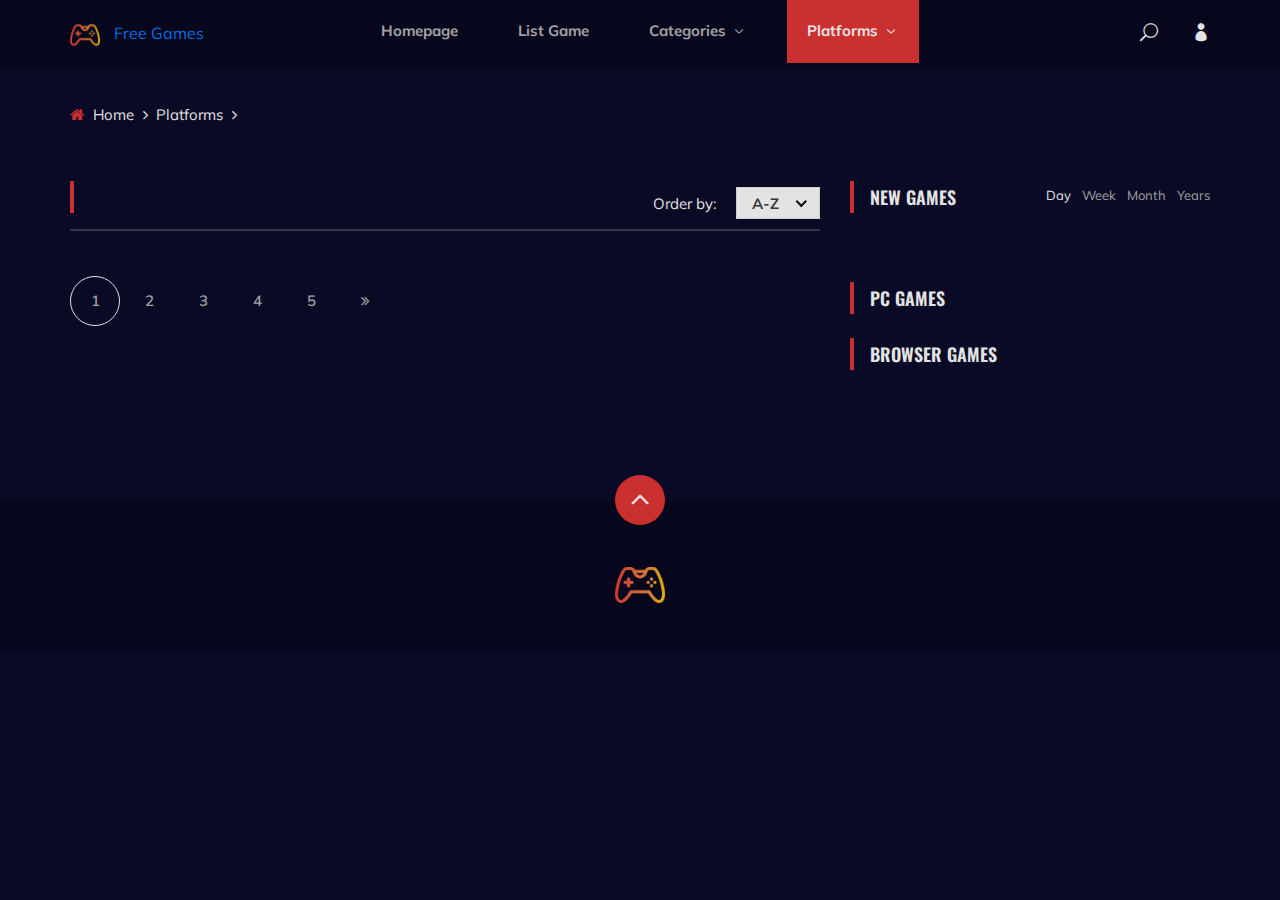
<file: platforms.html>
<!DOCTYPE html>
<html lang="zxx">

<head>
    <meta charset="UTF-8">
    <meta name="description" content="Anime Template">
    <meta name="keywords" content="Anime, unica, creative, html">
    <meta name="viewport" content="width=device-width, initial-scale=1.0">
    <meta http-equiv="X-UA-Compatible" content="ie=edge">
    <link rel="icon" type="image/x-icon" href="img/favicon.png">
    <title>Free Games 2022</title>

    <!-- Google Font -->
    <link href="https://fonts.googleapis.com/css2?family=Oswald:wght@300;400;500;600;700&display=swap" rel="stylesheet">
    <link href="https://fonts.googleapis.com/css2?family=Mulish:wght@300;400;500;600;700;800;900&display=swap"
    rel="stylesheet">

    <!-- Css Styles -->
    <link rel="stylesheet" href="css/bootstrap.min.css" type="text/css">
    <link rel="stylesheet" href="css/font-awesome.min.css" type="text/css">
    <link rel="stylesheet" href="css/elegant-icons.css" type="text/css">
    <link rel="stylesheet" href="css/plyr.css" type="text/css">
    <link rel="stylesheet" href="css/nice-select.css" type="text/css">
    <link rel="stylesheet" href="css/owl.carousel.min.css" type="text/css">
    <link rel="stylesheet" href="css/slicknav.min.css" type="text/css">
    <link rel="stylesheet" href="css/style.css" type="text/css">
</head>

<body>
    <!-- Page Preloder -->
    <div id="preloder">
        <div class="loader"></div>
    </div>

    <!-- Header Section Begin -->
    <header class="header">
        <div class="container">
            <div class="row">
                <div class="col-lg-2">
                    <div class="header__logo">
                        <a href="./index.html">
                            <img src="img/logo1.png" width="30" alt="" style="margin-right: 10px;">
                            Free Games
                        </a>
                    </div>
                </div>
                <div class="col-lg-8">
                    <div class="header__nav">
                        <nav class="header__menu mobile-menu">
                            <ul>
                                <li><a href="./index.html">Homepage</a></li>
                                <li ><a href="./list.html">List Game</a></li>
                                <li><a href="#">Categories <span class="arrow_carrot-down"></span></a>
                                    <ul class="dropdown">
                                        <li><a href="./categories.html?categories=fantasy">fantasy</a></li>
                                        <li><a href="./categories.html?categories=fighting">fighting</a></li>
                                        <li><a href="./categories.html?categories=mmorpg">mmorpg</a></li>
                                        <li><a href="./categories.html?categories=shooter">shooter</a></li>
                                        <li><a href="./categories.html?categories=sports">sports</a></li>
                                        <li><a href="./categories.html?categories=strategy">strategy</a></li>
                                    </ul>
                                </li>
                                <li class="active"><a href="#">Platforms <span class="arrow_carrot-down"></span></a>
                                    <ul class="dropdown">
                                        <li><a href="./platforms.html?platform=pc">PC</a></li>
                                        <li><a href="./platforms.html?platform=browser">Website</a></li>
                                    </ul>
                                </li>
                            </ul>
                        </nav>
                    </div>
                </div>
                <div class="col-lg-2">
                    <div class="header__right">
                        <a href="#" class="search-switch"><span class="icon_search"></span></a>
                        <a href="#"><span class="icon_profile"></span></a>
                    </div>
                </div>
            </div>
            <div id="mobile-menu-wrap"></div>
        </div>
    </header>
    <!-- Header End -->

    <!-- Breadcrumb Begin -->
    <div class="breadcrumb-option">
        <div class="container">
            <div class="row">
                <div class="col-lg-12">
                    <div class="breadcrumb__links">
                        <a href="./index.html"><i class="fa fa-home"></i> Home</a>
                        <a href="./platforms.html">Platforms</a>
                        <span id="platform">Romance</span>
                    </div>
                </div>
            </div>
        </div>
    </div>
    <!-- Breadcrumb End -->

    <!-- Product Section Begin -->
    <section class="product-page spad">
        <div class="container">
            <div class="row">
                <div class="col-lg-8">
                    <div class="product__page__content">
                        <div class="product__page__title">
                            <div class="row">
                                <div class="col-lg-8 col-md-8 col-sm-6">
                                    <div class="section-title">
                                        <h4 id="platform">Romance</h4>
                                    </div>
                                </div>
                                <div class="col-lg-4 col-md-4 col-sm-6">
                                    <div class="product__page__filter">
                                        <p>Order by:</p>
                                        <select>
                                            <option value="">A-Z</option>
                                            <option value="">1-10</option>
                                            <option value="">10-50</option>
                                        </select>
                                    </div>
                                </div>
                            </div>
                        </div>
                        <div class="row" id="list">
                            <div class="col-lg-4 col-md-6 col-sm-6">
                                <div class="product__item">
                                    <div class="product__item__pic set-bg" data-setbg="img/popular/popular-1.jpg">
                                        <div class="ep">18 / 18</div>
                                        <div class="comment"><i class="fa fa-comments"></i> 11</div>
                                        <div class="view"><i class="fa fa-eye"></i> 9141</div>
                                    </div>
                                    <div class="product__item__text">
                                        <ul>
                                            <li>Active</li>
                                            <li>Movie</li>
                                        </ul>
                                        <h5><a href="#">Sen to Chihiro no Kamikakushi</a></h5>
                                    </div>
                                </div>
                            </div>
                            <div class="col-lg-4 col-md-6 col-sm-6">
                                <div class="product__item">
                                    <div class="product__item__pic set-bg" data-setbg="img/popular/popular-2.jpg">
                                        <div class="ep">18 / 18</div>
                                        <div class="comment"><i class="fa fa-comments"></i> 11</div>
                                        <div class="view"><i class="fa fa-eye"></i> 9141</div>
                                    </div>
                                    <div class="product__item__text">
                                        <ul>
                                            <li>Active</li>
                                            <li>Movie</li>
                                        </ul>
                                        <h5><a href="#">Kizumonogatari III: Reiket su-hen</a></h5>
                                    </div>
                                </div>
                            </div>
                            <div class="col-lg-4 col-md-6 col-sm-6">
                                <div class="product__item">
                                    <div class="product__item__pic set-bg" data-setbg="img/popular/popular-3.jpg">
                                        <div class="ep">18 / 18</div>
                                        <div class="comment"><i class="fa fa-comments"></i> 11</div>
                                        <div class="view"><i class="fa fa-eye"></i> 9141</div>
                                    </div>
                                    <div class="product__item__text">
                                        <ul>
                                            <li>Active</li>
                                            <li>Movie</li>
                                        </ul>
                                        <h5><a href="#">Shirogane Tamashii hen Kouhan sen</a></h5>
                                    </div>
                                </div>
                            </div>
                            <div class="col-lg-4 col-md-6 col-sm-6">
                                <div class="product__item">
                                    <div class="product__item__pic set-bg" data-setbg="img/popular/popular-4.jpg">
                                        <div class="ep">18 / 18</div>
                                        <div class="comment"><i class="fa fa-comments"></i> 11</div>
                                        <div class="view"><i class="fa fa-eye"></i> 9141</div>
                                    </div>
                                    <div class="product__item__text">
                                        <ul>
                                            <li>Active</li>
                                            <li>Movie</li>
                                        </ul>
                                        <h5><a href="#">Rurouni Kenshin: Meiji Kenkaku Romantan</a></h5>
                                    </div>
                                </div>
                            </div>
                            <div class="col-lg-4 col-md-6 col-sm-6">
                                <div class="product__item">
                                    <div class="product__item__pic set-bg" data-setbg="img/popular/popular-5.jpg">
                                        <div class="ep">18 / 18</div>
                                        <div class="comment"><i class="fa fa-comments"></i> 11</div>
                                        <div class="view"><i class="fa fa-eye"></i> 9141</div>
                                    </div>
                                    <div class="product__item__text">
                                        <ul>
                                            <li>Active</li>
                                            <li>Movie</li>
                                        </ul>
                                        <h5><a href="#">Mushishi Zoku Shou 2nd Season</a></h5>
                                    </div>
                                </div>
                            </div>
                            <div class="col-lg-4 col-md-6 col-sm-6">
                                <div class="product__item">
                                    <div class="product__item__pic set-bg" data-setbg="img/popular/popular-6.jpg">
                                        <div class="ep">18 / 18</div>
                                        <div class="comment"><i class="fa fa-comments"></i> 11</div>
                                        <div class="view"><i class="fa fa-eye"></i> 9141</div>
                                    </div>
                                    <div class="product__item__text">
                                        <ul>
                                            <li>Active</li>
                                            <li>Movie</li>
                                        </ul>
                                        <h5><a href="#">Monogatari Series: Second Season</a></h5>
                                    </div>
                                </div>
                            </div>
                            <div class="col-lg-4 col-md-6 col-sm-6">
                                <div class="product__item">
                                    <div class="product__item__pic set-bg" data-setbg="img/recent/recent-1.jpg">
                                        <div class="ep">18 / 18</div>
                                        <div class="comment"><i class="fa fa-comments"></i> 11</div>
                                        <div class="view"><i class="fa fa-eye"></i> 9141</div>
                                    </div>
                                    <div class="product__item__text">
                                        <ul>
                                            <li>Active</li>
                                            <li>Movie</li>
                                        </ul>
                                        <h5><a href="#">Great Teacher Onizuka</a></h5>
                                    </div>
                                </div>
                            </div>
                            <div class="col-lg-4 col-md-6 col-sm-6">
                                <div class="product__item">
                                    <div class="product__item__pic set-bg" data-setbg="img/recent/recent-2.jpg">
                                        <div class="ep">18 / 18</div>
                                        <div class="comment"><i class="fa fa-comments"></i> 11</div>
                                        <div class="view"><i class="fa fa-eye"></i> 9141</div>
                                    </div>
                                    <div class="product__item__text">
                                        <ul>
                                            <li>Active</li>
                                            <li>Movie</li>
                                        </ul>
                                        <h5><a href="#">Fate/stay night Movie: Heaven's Feel - II. Lost</a></h5>
                                    </div>
                                </div>
                            </div>
                            <div class="col-lg-4 col-md-6 col-sm-6">
                                <div class="product__item">
                                    <div class="product__item__pic set-bg" data-setbg="img/recent/recent-3.jpg">
                                        <div class="ep">18 / 18</div>
                                        <div class="comment"><i class="fa fa-comments"></i> 11</div>
                                        <div class="view"><i class="fa fa-eye"></i> 9141</div>
                                    </div>
                                    <div class="product__item__text">
                                        <ul>
                                            <li>Active</li>
                                            <li>Movie</li>
                                        </ul>
                                        <h5><a href="#">Mushishi Zoku Shou: Suzu no Shizuku</a></h5>
                                    </div>
                                </div>
                            </div>
                            <div class="col-lg-4 col-md-6 col-sm-6">
                                <div class="product__item">
                                    <div class="product__item__pic set-bg" data-setbg="img/recent/recent-4.jpg">
                                        <div class="ep">18 / 18</div>
                                        <div class="comment"><i class="fa fa-comments"></i> 11</div>
                                        <div class="view"><i class="fa fa-eye"></i> 9141</div>
                                    </div>
                                    <div class="product__item__text">
                                        <ul>
                                            <li>Active</li>
                                            <li>Movie</li>
                                        </ul>
                                        <h5><a href="#">Fate/Zero 2nd Season</a></h5>
                                    </div>
                                </div>
                            </div>
                            <div class="col-lg-4 col-md-6 col-sm-6">
                                <div class="product__item">
                                    <div class="product__item__pic set-bg" data-setbg="img/recent/recent-5.jpg">
                                        <div class="ep">18 / 18</div>
                                        <div class="comment"><i class="fa fa-comments"></i> 11</div>
                                        <div class="view"><i class="fa fa-eye"></i> 9141</div>
                                    </div>
                                    <div class="product__item__text">
                                        <ul>
                                            <li>Active</li>
                                            <li>Movie</li>
                                        </ul>
                                        <h5><a href="#">Kizumonogatari II: Nekket su-hen</a></h5>
                                    </div>
                                </div>
                            </div>
                            <div class="col-lg-4 col-md-6 col-sm-6">
                                <div class="product__item">
                                    <div class="product__item__pic set-bg" data-setbg="img/recent/recent-6.jpg">
                                        <div class="ep">18 / 18</div>
                                        <div class="comment"><i class="fa fa-comments"></i> 11</div>
                                        <div class="view"><i class="fa fa-eye"></i> 9141</div>
                                    </div>
                                    <div class="product__item__text">
                                        <ul>
                                            <li>Active</li>
                                            <li>Movie</li>
                                        </ul>
                                        <h5><a href="#">The Seven Deadly Sins: Wrath of the Gods</a></h5>
                                    </div>
                                </div>
                            </div>
                            <div class="col-lg-4 col-md-6 col-sm-6">
                                <div class="product__item">
                                    <div class="product__item__pic set-bg" data-setbg="img/trending/trend-1.jpg">
                                        <div class="ep">18 / 18</div>
                                        <div class="comment"><i class="fa fa-comments"></i> 11</div>
                                        <div class="view"><i class="fa fa-eye"></i> 9141</div>
                                    </div>
                                    <div class="product__item__text">
                                        <ul>
                                            <li>Active</li>
                                            <li>Movie</li>
                                        </ul>
                                        <h5><a href="#">The Seven Deadly Sins: Wrath of the Gods</a></h5>
                                    </div>
                                </div>
                            </div>
                            <div class="col-lg-4 col-md-6 col-sm-6">
                                <div class="product__item">
                                    <div class="product__item__pic set-bg" data-setbg="img/trending/trend-2.jpg">
                                        <div class="ep">18 / 18</div>
                                        <div class="comment"><i class="fa fa-comments"></i> 11</div>
                                        <div class="view"><i class="fa fa-eye"></i> 9141</div>
                                    </div>
                                    <div class="product__item__text">
                                        <ul>
                                            <li>Active</li>
                                            <li>Movie</li>
                                        </ul>
                                        <h5><a href="#">Gintama Movie 2: Kanketsu-hen - Yorozuya yo Eien</a></h5>
                                    </div>
                                </div>
                            </div>
                            <div class="col-lg-4 col-md-6 col-sm-6">
                                <div class="product__item">
                                    <div class="product__item__pic set-bg" data-setbg="img/trending/trend-3.jpg">
                                        <div class="ep">18 / 18</div>
                                        <div class="comment"><i class="fa fa-comments"></i> 11</div>
                                        <div class="view"><i class="fa fa-eye"></i> 9141</div>
                                    </div>
                                    <div class="product__item__text">
                                        <ul>
                                            <li>Active</li>
                                            <li>Movie</li>
                                        </ul>
                                        <h5><a href="#">Shingeki no Kyojin Season 3 Part 2</a></h5>
                                    </div>
                                </div>
                            </div>
                            <div class="col-lg-4 col-md-6 col-sm-6">
                                <div class="product__item">
                                    <div class="product__item__pic set-bg" data-setbg="img/trending/trend-4.jpg">
                                        <div class="ep">18 / 18</div>
                                        <div class="comment"><i class="fa fa-comments"></i> 11</div>
                                        <div class="view"><i class="fa fa-eye"></i> 9141</div>
                                    </div>
                                    <div class="product__item__text">
                                        <ul>
                                            <li>Active</li>
                                            <li>Movie</li>
                                        </ul>
                                        <h5><a href="#">Fullmetal Alchemist: Brotherhood</a></h5>
                                    </div>
                                </div>
                            </div>
                            <div class="col-lg-4 col-md-6 col-sm-6">
                                <div class="product__item">
                                    <div class="product__item__pic set-bg" data-setbg="img/trending/trend-5.jpg">
                                        <div class="ep">18 / 18</div>
                                        <div class="comment"><i class="fa fa-comments"></i> 11</div>
                                        <div class="view"><i class="fa fa-eye"></i> 9141</div>
                                    </div>
                                    <div class="product__item__text">
                                        <ul>
                                            <li>Active</li>
                                            <li>Movie</li>
                                        </ul>
                                        <h5><a href="#">Shiratorizawa Gakuen Koukou</a></h5>
                                    </div>
                                </div>
                            </div>
                            <div class="col-lg-4 col-md-6 col-sm-6">
                                <div class="product__item">
                                    <div class="product__item__pic set-bg" data-setbg="img/trending/trend-6.jpg">
                                        <div class="ep">18 / 18</div>
                                        <div class="comment"><i class="fa fa-comments"></i> 11</div>
                                        <div class="view"><i class="fa fa-eye"></i> 9141</div>
                                    </div>
                                    <div class="product__item__text">
                                        <ul>
                                            <li>Active</li>
                                            <li>Movie</li>
                                        </ul>
                                        <h5><a href="#">Code Geass: Hangyaku no Lelouch R2</a></h5>
                                    </div>
                                </div>
                            </div>
                        </div>
                    </div>
                    <div class="product__pagination">
                        <a href="#" class="current-page">1</a>
                        <a href="#">2</a>
                        <a href="#">3</a>
                        <a href="#">4</a>
                        <a href="#">5</a>
                        <a href="#"><i class="fa fa-angle-double-right"></i></a>
                    </div>
                </div>
                <div class="col-lg-4 col-md-6 col-sm-8">
                    <div class="product__sidebar">
                        <div class="product__sidebar__view">
                            <div class="section-title">
                                <h5>New Games</h5>
                            </div>
                            <ul class="filter__controls">
                                <li class="active" data-filter="*">Day</li>
                                <li data-filter=".week">Week</li>
                                <li data-filter=".month">Month</li>
                                <li data-filter=".years">Years</li>
                            </ul>
                            <div class="filter__gallery" id="sidebar">
                                <div class="product__sidebar__view__item set-bg mix day years"
                                    data-setbg="img/sidebar/tv-1.jpg">
                                    <div class="ep">18 / ?</div>
                                    <div class="view"><i class="fa fa-eye"></i> 9141</div>
                                    <h5><a href="#">Boruto: Naruto next generations</a></h5>
                                </div>
                                <div class="product__sidebar__view__item set-bg mix month week"
                                    data-setbg="img/sidebar/tv-2.jpg">
                                    <div class="ep">18 / ?</div>
                                    <div class="view"><i class="fa fa-eye"></i> 9141</div>
                                    <h5><a href="#">The Seven Deadly Sins: Wrath of the Gods</a></h5>
                                </div>
                                <div class="product__sidebar__view__item set-bg mix week years"
                                    data-setbg="img/sidebar/tv-3.jpg">
                                    <div class="ep">18 / ?</div>
                                    <div class="view"><i class="fa fa-eye"></i> 9141</div>
                                    <h5><a href="#">Sword art online alicization war of underworld</a></h5>
                                </div>
                                <div class="product__sidebar__view__item set-bg mix years month"
                                    data-setbg="img/sidebar/tv-4.jpg">
                                    <div class="ep">18 / ?</div>
                                    <div class="view"><i class="fa fa-eye"></i> 9141</div>
                                    <h5><a href="#">Fate/stay night: Heaven's Feel I. presage flower</a></h5>
                                </div>
                                <div class="product__sidebar__view__item set-bg mix day"
                                    data-setbg="img/sidebar/tv-5.jpg">
                                    <div class="ep">18 / ?</div>
                                    <div class="view"><i class="fa fa-eye"></i> 9141</div>
                                    <h5><a href="#">Fate stay night unlimited blade works</a></h5>
                                </div>
                            </div>
                        </div>
                        <div class="product__sidebar__comment" id="pc">
                            <div class="section-title">
                                <h5>New Comment</h5>
                            </div>
                            <div class="product__sidebar__comment__item">
                                <div class="product__sidebar__comment__item__pic">
                                    <img src="img/sidebar/comment-1.jpg" alt="">
                                </div>
                                <div class="product__sidebar__comment__item__text">
                                    <ul>
                                        <li>Active</li>
                                        <li>Movie</li>
                                    </ul>
                                    <h5><a href="#">The Seven Deadly Sins: Wrath of the Gods</a></h5>
                                    <span><i class="fa fa-eye"></i> 19.141 Viewes</span>
                                </div>
                            </div>
                            <div class="product__sidebar__comment__item">
                                <div class="product__sidebar__comment__item__pic">
                                    <img src="img/sidebar/comment-2.jpg" alt="">
                                </div>
                                <div class="product__sidebar__comment__item__text">
                                    <ul>
                                        <li>Active</li>
                                        <li>Movie</li>
                                    </ul>
                                    <h5><a href="#">Shirogane Tamashii hen Kouhan sen</a></h5>
                                    <span><i class="fa fa-eye"></i> 19.141 Viewes</span>
                                </div>
                            </div>
                            <div class="product__sidebar__comment__item">
                                <div class="product__sidebar__comment__item__pic">
                                    <img src="img/sidebar/comment-3.jpg" alt="">
                                </div>
                                <div class="product__sidebar__comment__item__text">
                                    <ul>
                                        <li>Active</li>
                                        <li>Movie</li>
                                    </ul>
                                    <h5><a href="#">Kizumonogatari III: Reiket su-hen</a></h5>
                                    <span><i class="fa fa-eye"></i> 19.141 Viewes</span>
                                </div>
                            </div>
                            <div class="product__sidebar__comment__item">
                                <div class="product__sidebar__comment__item__pic">
                                    <img src="img/sidebar/comment-4.jpg" alt="">
                                </div>
                                <div class="product__sidebar__comment__item__text">
                                    <ul>
                                        <li>Active</li>
                                        <li>Movie</li>
                                    </ul>
                                    <h5><a href="#">Monogatari Series: Second Season</a></h5>
                                    <span><i class="fa fa-eye"></i> 19.141 Viewes</span>
                                </div>
                            </div>
                        </div>
                        <div class="product__sidebar__comment" id="browser">
                            <div class="section-title">
                                <h5>New Comment</h5>
                            </div>
                            <div class="product__sidebar__comment__item">
                                <div class="product__sidebar__comment__item__pic">
                                    <img src="img/sidebar/comment-1.jpg" alt="">
                                </div>
                                <div class="product__sidebar__comment__item__text">
                                    <ul>
                                        <li>Active</li>
                                        <li>Movie</li>
                                    </ul>
                                    <h5><a href="#">The Seven Deadly Sins: Wrath of the Gods</a></h5>
                                    <span><i class="fa fa-eye"></i> 19.141 Viewes</span>
                                </div>
                            </div>
                            <div class="product__sidebar__comment__item">
                                <div class="product__sidebar__comment__item__pic">
                                    <img src="img/sidebar/comment-2.jpg" alt="">
                                </div>
                                <div class="product__sidebar__comment__item__text">
                                    <ul>
                                        <li>Active</li>
                                        <li>Movie</li>
                                    </ul>
                                    <h5><a href="#">Shirogane Tamashii hen Kouhan sen</a></h5>
                                    <span><i class="fa fa-eye"></i> 19.141 Viewes</span>
                                </div>
                            </div>
                            <div class="product__sidebar__comment__item">
                                <div class="product__sidebar__comment__item__pic">
                                    <img src="img/sidebar/comment-3.jpg" alt="">
                                </div>
                                <div class="product__sidebar__comment__item__text">
                                    <ul>
                                        <li>Active</li>
                                        <li>Movie</li>
                                    </ul>
                                    <h5><a href="#">Kizumonogatari III: Reiket su-hen</a></h5>
                                    <span><i class="fa fa-eye"></i> 19.141 Viewes</span>
                                </div>
                            </div>
                            <div class="product__sidebar__comment__item">
                                <div class="product__sidebar__comment__item__pic">
                                    <img src="img/sidebar/comment-4.jpg" alt="">
                                </div>
                                <div class="product__sidebar__comment__item__text">
                                    <ul>
                                        <li>Active</li>
                                        <li>Movie</li>
                                    </ul>
                                    <h5><a href="#">Monogatari Series: Second Season</a></h5>
                                    <span><i class="fa fa-eye"></i> 19.141 Viewes</span>
                                </div>
                            </div>
                        </div>
</div>
</div>
</div>
</div>
</section>
<!-- Product Section End -->

<!-- Footer Section Begin -->
<footer class="footer">
    <div class="page-up">
        <a href="#" id="scrollToTopButton"><span class="arrow_carrot-up"></span></a>
    </div>
    <div class="container">
        <div class="row">
            <div class="col-lg-3">
            </div>
            <div class="col-lg-6">
                <div class="footer__logo">
                    <a href="./index.html" >
                        <img src="img/logo1.png" width="50" alt="" style="margin-right: auto; margin-left: auto; display: block;">
                    </a>
                </div>
            </div>
            <div class="col-lg-3">

            </div>
        </div>
    </div>
  </footer>
  <!-- Footer Section End -->

  <!-- Search model Begin -->
  <div class="search-model">
    <div class="h-100 d-flex align-items-center justify-content-center">
        <div class="search-close-switch"><i class="icon_close"></i></div>
        <form class="search-model-form">
            <input type="text" id="search-input" placeholder="Search here.....">
        </form>
    </div>
</div>
<!-- Search model end -->

<!-- Js Plugins -->
<script src="js/platform.js"></script>
<script src="js/jquery-3.3.1.min.js"></script>
<script src="js/bootstrap.min.js"></script>
<script src="js/player.js"></script>
<script src="js/jquery.nice-select.min.js"></script>
<script src="js/mixitup.min.js"></script>
<script src="js/jquery.slicknav.js"></script>
<script src="js/owl.carousel.min.js"></script>
<script src="js/main.js"></script>

</body>

</html>
</file>
<file: css/elegant-icons.css>
@font-face {
	font-family: 'ElegantIcons';
	src:url('../fonts/ElegantIcons.eot');
	src:url('../fonts/ElegantIcons.eot?#iefix') format('embedded-opentype'),
		url('../fonts/ElegantIcons.woff') format('woff'),
		url('../fonts/ElegantIcons.ttf') format('truetype'),
		url('../fonts/ElegantIcons.svg#ElegantIcons') format('svg');
	font-weight: normal;
	font-style: normal;
}

/* Use the following CSS code if you want to use data attributes for inserting your icons */
[data-icon]:before {
	font-family: 'ElegantIcons';
	content: attr(data-icon);
	speak: none;
	font-weight: normal;
	font-variant: normal;
	text-transform: none;
	line-height: 1;
	-webkit-font-smoothing: antialiased;
	-moz-osx-font-smoothing: grayscale;
}

/* Use the following CSS code if you want to have a class per icon */
/*
Instead of a list of all class selectors,
you can use the generic selector below, but it's slower:
[class*="your-class-prefix"] {
*/
.arrow_up, .arrow_down, .arrow_left, .arrow_right, .arrow_left-up, .arrow_right-up, .arrow_right-down, .arrow_left-down, .arrow-up-down, .arrow_up-down_alt, .arrow_left-right_alt, .arrow_left-right, .arrow_expand_alt2, .arrow_expand_alt, .arrow_condense, .arrow_expand, .arrow_move, .arrow_carrot-up, .arrow_carrot-down, .arrow_carrot-left, .arrow_carrot-right, .arrow_carrot-2up, .arrow_carrot-2down, .arrow_carrot-2left, .arrow_carrot-2right, .arrow_carrot-up_alt2, .arrow_carrot-down_alt2, .arrow_carrot-left_alt2, .arrow_carrot-right_alt2, .arrow_carrot-2up_alt2, .arrow_carrot-2down_alt2, .arrow_carrot-2left_alt2, .arrow_carrot-2right_alt2, .arrow_triangle-up, .arrow_triangle-down, .arrow_triangle-left, .arrow_triangle-right, .arrow_triangle-up_alt2, .arrow_triangle-down_alt2, .arrow_triangle-left_alt2, .arrow_triangle-right_alt2, .arrow_back, .icon_minus-06, .icon_plus, .icon_close, .icon_check, .icon_minus_alt2, .icon_plus_alt2, .icon_close_alt2, .icon_check_alt2, .icon_zoom-out_alt, .icon_zoom-in_alt, .icon_search, .icon_box-empty, .icon_box-selected, .icon_minus-box, .icon_plus-box, .icon_box-checked, .icon_circle-empty, .icon_circle-slelected, .icon_stop_alt2, .icon_stop, .icon_pause_alt2, .icon_pause, .icon_menu, .icon_menu-square_alt2, .icon_menu-circle_alt2, .icon_ul, .icon_ol, .icon_adjust-horiz, .icon_adjust-vert, .icon_document_alt, .icon_documents_alt, .icon_pencil, .icon_pencil-edit_alt, .icon_pencil-edit, .icon_folder-alt, .icon_folder-open_alt, .icon_folder-add_alt, .icon_info_alt, .icon_error-oct_alt, .icon_error-circle_alt, .icon_error-triangle_alt, .icon_question_alt2, .icon_question, .icon_comment_alt, .icon_chat_alt, .icon_vol-mute_alt, .icon_volume-low_alt, .icon_volume-high_alt, .icon_quotations, .icon_quotations_alt2, .icon_clock_alt, .icon_lock_alt, .icon_lock-open_alt, .icon_key_alt, .icon_cloud_alt, .icon_cloud-upload_alt, .icon_cloud-download_alt, .icon_image, .icon_images, .icon_lightbulb_alt, .icon_gift_alt, .icon_house_alt, .icon_genius, .icon_mobile, .icon_tablet, .icon_laptop, .icon_desktop, .icon_camera_alt, .icon_mail_alt, .icon_cone_alt, .icon_ribbon_alt, .icon_bag_alt, .icon_creditcard, .icon_cart_alt, .icon_paperclip, .icon_tag_alt, .icon_tags_alt, .icon_trash_alt, .icon_cursor_alt, .icon_mic_alt, .icon_compass_alt, .icon_pin_alt, .icon_pushpin_alt, .icon_map_alt, .icon_drawer_alt, .icon_toolbox_alt, .icon_book_alt, .icon_calendar, .icon_film, .icon_table, .icon_contacts_alt, .icon_headphones, .icon_lifesaver, .icon_piechart, .icon_refresh, .icon_link_alt, .icon_link, .icon_loading, .icon_blocked, .icon_archive_alt, .icon_heart_alt, .icon_star_alt, .icon_star-half_alt, .icon_star, .icon_star-half, .icon_tools, .icon_tool, .icon_cog, .icon_cogs, .arrow_up_alt, .arrow_down_alt, .arrow_left_alt, .arrow_right_alt, .arrow_left-up_alt, .arrow_right-up_alt, .arrow_right-down_alt, .arrow_left-down_alt, .arrow_condense_alt, .arrow_expand_alt3, .arrow_carrot_up_alt, .arrow_carrot-down_alt, .arrow_carrot-left_alt, .arrow_carrot-right_alt, .arrow_carrot-2up_alt, .arrow_carrot-2dwnn_alt, .arrow_carrot-2left_alt, .arrow_carrot-2right_alt, .arrow_triangle-up_alt, .arrow_triangle-down_alt, .arrow_triangle-left_alt, .arrow_triangle-right_alt, .icon_minus_alt, .icon_plus_alt, .icon_close_alt, .icon_check_alt, .icon_zoom-out, .icon_zoom-in, .icon_stop_alt, .icon_menu-square_alt, .icon_menu-circle_alt, .icon_document, .icon_documents, .icon_pencil_alt, .icon_folder, .icon_folder-open, .icon_folder-add, .icon_folder_upload, .icon_folder_download, .icon_info, .icon_error-circle, .icon_error-oct, .icon_error-triangle, .icon_question_alt, .icon_comment, .icon_chat, .icon_vol-mute, .icon_volume-low, .icon_volume-high, .icon_quotations_alt, .icon_clock, .icon_lock, .icon_lock-open, .icon_key, .icon_cloud, .icon_cloud-upload, .icon_cloud-download, .icon_lightbulb, .icon_gift, .icon_house, .icon_camera, .icon_mail, .icon_cone, .icon_ribbon, .icon_bag, .icon_cart, .icon_tag, .icon_tags, .icon_trash, .icon_cursor, .icon_mic, .icon_compass, .icon_pin, .icon_pushpin, .icon_map, .icon_drawer, .icon_toolbox, .icon_book, .icon_contacts, .icon_archive, .icon_heart, .icon_profile, .icon_group, .icon_grid-2x2, .icon_grid-3x3, .icon_music, .icon_pause_alt, .icon_phone, .icon_upload, .icon_download, .social_facebook, .social_twitter, .social_pinterest, .social_googleplus, .social_tumblr, .social_tumbleupon, .social_wordpress, .social_instagram, .social_dribbble, .social_vimeo, .social_linkedin, .social_rss, .social_deviantart, .social_share, .social_myspace, .social_skype, .social_youtube, .social_picassa, .social_googledrive, .social_flickr, .social_blogger, .social_spotify, .social_delicious, .social_facebook_circle, .social_twitter_circle, .social_pinterest_circle, .social_googleplus_circle, .social_tumblr_circle, .social_stumbleupon_circle, .social_wordpress_circle, .social_instagram_circle, .social_dribbble_circle, .social_vimeo_circle, .social_linkedin_circle, .social_rss_circle, .social_deviantart_circle, .social_share_circle, .social_myspace_circle, .social_skype_circle, .social_youtube_circle, .social_picassa_circle, .social_googledrive_alt2, .social_flickr_circle, .social_blogger_circle, .social_spotify_circle, .social_delicious_circle, .social_facebook_square, .social_twitter_square, .social_pinterest_square, .social_googleplus_square, .social_tumblr_square, .social_stumbleupon_square, .social_wordpress_square, .social_instagram_square, .social_dribbble_square, .social_vimeo_square, .social_linkedin_square, .social_rss_square, .social_deviantart_square, .social_share_square, .social_myspace_square, .social_skype_square, .social_youtube_square, .social_picassa_square, .social_googledrive_square, .social_flickr_square, .social_blogger_square, .social_spotify_square, .social_delicious_square, .icon_printer, .icon_calulator, .icon_building, .icon_floppy, .icon_drive, .icon_search-2, .icon_id, .icon_id-2, .icon_puzzle, .icon_like, .icon_dislike, .icon_mug, .icon_currency, .icon_wallet, .icon_pens, .icon_easel, .icon_flowchart, .icon_datareport, .icon_briefcase, .icon_shield, .icon_percent, .icon_globe, .icon_globe-2, .icon_target, .icon_hourglass, .icon_balance, .icon_rook, .icon_printer-alt, .icon_calculator_alt, .icon_building_alt, .icon_floppy_alt, .icon_drive_alt, .icon_search_alt, .icon_id_alt, .icon_id-2_alt, .icon_puzzle_alt, .icon_like_alt, .icon_dislike_alt, .icon_mug_alt, .icon_currency_alt, .icon_wallet_alt, .icon_pens_alt, .icon_easel_alt, .icon_flowchart_alt, .icon_datareport_alt, .icon_briefcase_alt, .icon_shield_alt, .icon_percent_alt, .icon_globe_alt, .icon_clipboard {
	font-family: 'ElegantIcons';
	speak: none;
	font-style: normal;
	font-weight: normal;
	font-variant: normal;
	text-transform: none;
	line-height: 1;
	-webkit-font-smoothing: antialiased;
}
.arrow_up:before {
	content: "\21";
}
.arrow_down:before {
	content: "\22";
}
.arrow_left:before {
	content: "\23";
}
.arrow_right:before {
	content: "\24";
}
.arrow_left-up:before {
	content: "\25";
}
.arrow_right-up:before {
	content: "\26";
}
.arrow_right-down:before {
	content: "\27";
}
.arrow_left-down:before {
	content: "\28";
}
.arrow-up-down:before {
	content: "\29";
}
.arrow_up-down_alt:before {
	content: "\2a";
}
.arrow_left-right_alt:before {
	content: "\2b";
}
.arrow_left-right:before {
	content: "\2c";
}
.arrow_expand_alt2:before {
	content: "\2d";
}
.arrow_expand_alt:before {
	content: "\2e";
}
.arrow_condense:before {
	content: "\2f";
}
.arrow_expand:before {
	content: "\30";
}
.arrow_move:before {
	content: "\31";
}
.arrow_carrot-up:before {
	content: "\32";
}
.arrow_carrot-down:before {
	content: "\33";
}
.arrow_carrot-left:before {
	content: "\34";
}
.arrow_carrot-right:before {
	content: "\35";
}
.arrow_carrot-2up:before {
	content: "\36";
}
.arrow_carrot-2down:before {
	content: "\37";
}
.arrow_carrot-2left:before {
	content: "\38";
}
.arrow_carrot-2right:before {
	content: "\39";
}
.arrow_carrot-up_alt2:before {
	content: "\3a";
}
.arrow_carrot-down_alt2:before {
	content: "\3b";
}
.arrow_carrot-left_alt2:before {
	content: "\3c";
}
.arrow_carrot-right_alt2:before {
	content: "\3d";
}
.arrow_carrot-2up_alt2:before {
	content: "\3e";
}
.arrow_carrot-2down_alt2:before {
	content: "\3f";
}
.arrow_carrot-2left_alt2:before {
	content: "\40";
}
.arrow_carrot-2right_alt2:before {
	content: "\41";
}
.arrow_triangle-up:before {
	content: "\42";
}
.arrow_triangle-down:before {
	content: "\43";
}
.arrow_triangle-left:before {
	content: "\44";
}
.arrow_triangle-right:before {
	content: "\45";
}
.arrow_triangle-up_alt2:before {
	content: "\46";
}
.arrow_triangle-down_alt2:before {
	content: "\47";
}
.arrow_triangle-left_alt2:before {
	content: "\48";
}
.arrow_triangle-right_alt2:before {
	content: "\49";
}
.arrow_back:before {
	content: "\4a";
}
.icon_minus-06:before {
	content: "\4b";
}
.icon_plus:before {
	content: "\4c";
}
.icon_close:before {
	content: "\4d";
}
.icon_check:before {
	content: "\4e";
}
.icon_minus_alt2:before {
	content: "\4f";
}
.icon_plus_alt2:before {
	content: "\50";
}
.icon_close_alt2:before {
	content: "\51";
}
.icon_check_alt2:before {
	content: "\52";
}
.icon_zoom-out_alt:before {
	content: "\53";
}
.icon_zoom-in_alt:before {
	content: "\54";
}
.icon_search:before {
	content: "\55";
}
.icon_box-empty:before {
	content: "\56";
}
.icon_box-selected:before {
	content: "\57";
}
.icon_minus-box:before {
	content: "\58";
}
.icon_plus-box:before {
	content: "\59";
}
.icon_box-checked:before {
	content: "\5a";
}
.icon_circle-empty:before {
	content: "\5b";
}
.icon_circle-slelected:before {
	content: "\5c";
}
.icon_stop_alt2:before {
	content: "\5d";
}
.icon_stop:before {
	content: "\5e";
}
.icon_pause_alt2:before {
	content: "\5f";
}
.icon_pause:before {
	content: "\60";
}
.icon_menu:before {
	content: "\61";
}
.icon_menu-square_alt2:before {
	content: "\62";
}
.icon_menu-circle_alt2:before {
	content: "\63";
}
.icon_ul:before {
	content: "\64";
}
.icon_ol:before {
	content: "\65";
}
.icon_adjust-horiz:before {
	content: "\66";
}
.icon_adjust-vert:before {
	content: "\67";
}
.icon_document_alt:before {
	content: "\68";
}
.icon_documents_alt:before {
	content: "\69";
}
.icon_pencil:before {
	content: "\6a";
}
.icon_pencil-edit_alt:before {
	content: "\6b";
}
.icon_pencil-edit:before {
	content: "\6c";
}
.icon_folder-alt:before {
	content: "\6d";
}
.icon_folder-open_alt:before {
	content: "\6e";
}
.icon_folder-add_alt:before {
	content: "\6f";
}
.icon_info_alt:before {
	content: "\70";
}
.icon_error-oct_alt:before {
	content: "\71";
}
.icon_error-circle_alt:before {
	content: "\72";
}
.icon_error-triangle_alt:before {
	content: "\73";
}
.icon_question_alt2:before {
	content: "\74";
}
.icon_question:before {
	content: "\75";
}
.icon_comment_alt:before {
	content: "\76";
}
.icon_chat_alt:before {
	content: "\77";
}
.icon_vol-mute_alt:before {
	content: "\78";
}
.icon_volume-low_alt:before {
	content: "\79";
}
.icon_volume-high_alt:before {
	content: "\7a";
}
.icon_quotations:before {
	content: "\7b";
}
.icon_quotations_alt2:before {
	content: "\7c";
}
.icon_clock_alt:before {
	content: "\7d";
}
.icon_lock_alt:before {
	content: "\7e";
}
.icon_lock-open_alt:before {
	content: "\e000";
}
.icon_key_alt:before {
	content: "\e001";
}
.icon_cloud_alt:before {
	content: "\e002";
}
.icon_cloud-upload_alt:before {
	content: "\e003";
}
.icon_cloud-download_alt:before {
	content: "\e004";
}
.icon_image:before {
	content: "\e005";
}
.icon_images:before {
	content: "\e006";
}
.icon_lightbulb_alt:before {
	content: "\e007";
}
.icon_gift_alt:before {
	content: "\e008";
}
.icon_house_alt:before {
	content: "\e009";
}
.icon_genius:before {
	content: "\e00a";
}
.icon_mobile:before {
	content: "\e00b";
}
.icon_tablet:before {
	content: "\e00c";
}
.icon_laptop:before {
	content: "\e00d";
}
.icon_desktop:before {
	content: "\e00e";
}
.icon_camera_alt:before {
	content: "\e00f";
}
.icon_mail_alt:before {
	content: "\e010";
}
.icon_cone_alt:before {
	content: "\e011";
}
.icon_ribbon_alt:before {
	content: "\e012";
}
.icon_bag_alt:before {
	content: "\e013";
}
.icon_creditcard:before {
	content: "\e014";
}
.icon_cart_alt:before {
	content: "\e015";
}
.icon_paperclip:before {
	content: "\e016";
}
.icon_tag_alt:before {
	content: "\e017";
}
.icon_tags_alt:before {
	content: "\e018";
}
.icon_trash_alt:before {
	content: "\e019";
}
.icon_cursor_alt:before {
	content: "\e01a";
}
.icon_mic_alt:before {
	content: "\e01b";
}
.icon_compass_alt:before {
	content: "\e01c";
}
.icon_pin_alt:before {
	content: "\e01d";
}
.icon_pushpin_alt:before {
	content: "\e01e";
}
.icon_map_alt:before {
	content: "\e01f";
}
.icon_drawer_alt:before {
	content: "\e020";
}
.icon_toolbox_alt:before {
	content: "\e021";
}
.icon_book_alt:before {
	content: "\e022";
}
.icon_calendar:before {
	content: "\e023";
}
.icon_film:before {
	content: "\e024";
}
.icon_table:before {
	content: "\e025";
}
.icon_contacts_alt:before {
	content: "\e026";
}
.icon_headphones:before {
	content: "\e027";
}
.icon_lifesaver:before {
	content: "\e028";
}
.icon_piechart:before {
	content: "\e029";
}
.icon_refresh:before {
	content: "\e02a";
}
.icon_link_alt:before {
	content: "\e02b";
}
.icon_link:before {
	content: "\e02c";
}
.icon_loading:before {
	content: "\e02d";
}
.icon_blocked:before {
	content: "\e02e";
}
.icon_archive_alt:before {
	content: "\e02f";
}
.icon_heart_alt:before {
	content: "\e030";
}
.icon_star_alt:before {
	content: "\e031";
}
.icon_star-half_alt:before {
	content: "\e032";
}
.icon_star:before {
	content: "\e033";
}
.icon_star-half:before {
	content: "\e034";
}
.icon_tools:before {
	content: "\e035";
}
.icon_tool:before {
	content: "\e036";
}
.icon_cog:before {
	content: "\e037";
}
.icon_cogs:before {
	content: "\e038";
}
.arrow_up_alt:before {
	content: "\e039";
}
.arrow_down_alt:before {
	content: "\e03a";
}
.arrow_left_alt:before {
	content: "\e03b";
}
.arrow_right_alt:before {
	content: "\e03c";
}
.arrow_left-up_alt:before {
	content: "\e03d";
}
.arrow_right-up_alt:before {
	content: "\e03e";
}
.arrow_right-down_alt:before {
	content: "\e03f";
}
.arrow_left-down_alt:before {
	content: "\e040";
}
.arrow_condense_alt:before {
	content: "\e041";
}
.arrow_expand_alt3:before {
	content: "\e042";
}
.arrow_carrot_up_alt:before {
	content: "\e043";
}
.arrow_carrot-down_alt:before {
	content: "\e044";
}
.arrow_carrot-left_alt:before {
	content: "\e045";
}
.arrow_carrot-right_alt:before {
	content: "\e046";
}
.arrow_carrot-2up_alt:before {
	content: "\e047";
}
.arrow_carrot-2dwnn_alt:before {
	content: "\e048";
}
.arrow_carrot-2left_alt:before {
	content: "\e049";
}
.arrow_carrot-2right_alt:before {
	content: "\e04a";
}
.arrow_triangle-up_alt:before {
	content: "\e04b";
}
.arrow_triangle-down_alt:before {
	content: "\e04c";
}
.arrow_triangle-left_alt:before {
	content: "\e04d";
}
.arrow_triangle-right_alt:before {
	content: "\e04e";
}
.icon_minus_alt:before {
	content: "\e04f";
}
.icon_plus_alt:before {
	content: "\e050";
}
.icon_close_alt:before {
	content: "\e051";
}
.icon_check_alt:before {
	content: "\e052";
}
.icon_zoom-out:before {
	content: "\e053";
}
.icon_zoom-in:before {
	content: "\e054";
}
.icon_stop_alt:before {
	content: "\e055";
}
.icon_menu-square_alt:before {
	content: "\e056";
}
.icon_menu-circle_alt:before {
	content: "\e057";
}
.icon_document:before {
	content: "\e058";
}
.icon_documents:before {
	content: "\e059";
}
.icon_pencil_alt:before {
	content: "\e05a";
}
.icon_folder:before {
	content: "\e05b";
}
.icon_folder-open:before {
	content: "\e05c";
}
.icon_folder-add:before {
	content: "\e05d";
}
.icon_folder_upload:before {
	content: "\e05e";
}
.icon_folder_download:before {
	content: "\e05f";
}
.icon_info:before {
	content: "\e060";
}
.icon_error-circle:before {
	content: "\e061";
}
.icon_error-oct:before {
	content: "\e062";
}
.icon_error-triangle:before {
	content: "\e063";
}
.icon_question_alt:before {
	content: "\e064";
}
.icon_comment:before {
	content: "\e065";
}
.icon_chat:before {
	content: "\e066";
}
.icon_vol-mute:before {
	content: "\e067";
}
.icon_volume-low:before {
	content: "\e068";
}
.icon_volume-high:before {
	content: "\e069";
}
.icon_quotations_alt:before {
	content: "\e06a";
}
.icon_clock:before {
	content: "\e06b";
}
.icon_lock:before {
	content: "\e06c";
}
.icon_lock-open:before {
	content: "\e06d";
}
.icon_key:before {
	content: "\e06e";
}
.icon_cloud:before {
	content: "\e06f";
}
.icon_cloud-upload:before {
	content: "\e070";
}
.icon_cloud-download:before {
	content: "\e071";
}
.icon_lightbulb:before {
	content: "\e072";
}
.icon_gift:before {
	content: "\e073";
}
.icon_house:before {
	content: "\e074";
}
.icon_camera:before {
	content: "\e075";
}
.icon_mail:before {
	content: "\e076";
}
.icon_cone:before {
	content: "\e077";
}
.icon_ribbon:before {
	content: "\e078";
}
.icon_bag:before {
	content: "\e079";
}
.icon_cart:before {
	content: "\e07a";
}
.icon_tag:before {
	content: "\e07b";
}
.icon_tags:before {
	content: "\e07c";
}
.icon_trash:before {
	content: "\e07d";
}
.icon_cursor:before {
	content: "\e07e";
}
.icon_mic:before {
	content: "\e07f";
}
.icon_compass:before {
	content: "\e080";
}
.icon_pin:before {
	content: "\e081";
}
.icon_pushpin:before {
	content: "\e082";
}
.icon_map:before {
	content: "\e083";
}
.icon_drawer:before {
	content: "\e084";
}
.icon_toolbox:before {
	content: "\e085";
}
.icon_book:before {
	content: "\e086";
}
.icon_contacts:before {
	content: "\e087";
}
.icon_archive:before {
	content: "\e088";
}
.icon_heart:before {
	content: "\e089";
}
.icon_profile:before {
	content: "\e08a";
}
.icon_group:before {
	content: "\e08b";
}
.icon_grid-2x2:before {
	content: "\e08c";
}
.icon_grid-3x3:before {
	content: "\e08d";
}
.icon_music:before {
	content: "\e08e";
}
.icon_pause_alt:before {
	content: "\e08f";
}
.icon_phone:before {
	content: "\e090";
}
.icon_upload:before {
	content: "\e091";
}
.icon_download:before {
	content: "\e092";
}
.social_facebook:before {
	content: "\e093";
}
.social_twitter:before {
	content: "\e094";
}
.social_pinterest:before {
	content: "\e095";
}
.social_googleplus:before {
	content: "\e096";
}
.social_tumblr:before {
	content: "\e097";
}
.social_tumbleupon:before {
	content: "\e098";
}
.social_wordpress:before {
	content: "\e099";
}
.social_instagram:before {
	content: "\e09a";
}
.social_dribbble:before {
	content: "\e09b";
}
.social_vimeo:before {
	content: "\e09c";
}
.social_linkedin:before {
	content: "\e09d";
}
.social_rss:before {
	content: "\e09e";
}
.social_deviantart:before {
	content: "\e09f";
}
.social_share:before {
	content: "\e0a0";
}
.social_myspace:before {
	content: "\e0a1";
}
.social_skype:before {
	content: "\e0a2";
}
.social_youtube:before {
	content: "\e0a3";
}
.social_picassa:before {
	content: "\e0a4";
}
.social_googledrive:before {
	content: "\e0a5";
}
.social_flickr:before {
	content: "\e0a6";
}
.social_blogger:before {
	content: "\e0a7";
}
.social_spotify:before {
	content: "\e0a8";
}
.social_delicious:before {
	content: "\e0a9";
}
.social_facebook_circle:before {
	content: "\e0aa";
}
.social_twitter_circle:before {
	content: "\e0ab";
}
.social_pinterest_circle:before {
	content: "\e0ac";
}
.social_googleplus_circle:before {
	content: "\e0ad";
}
.social_tumblr_circle:before {
	content: "\e0ae";
}
.social_stumbleupon_circle:before {
	content: "\e0af";
}
.social_wordpress_circle:before {
	content: "\e0b0";
}
.social_instagram_circle:before {
	content: "\e0b1";
}
.social_dribbble_circle:before {
	content: "\e0b2";
}
.social_vimeo_circle:before {
	content: "\e0b3";
}
.social_linkedin_circle:before {
	content: "\e0b4";
}
.social_rss_circle:before {
	content: "\e0b5";
}
.social_deviantart_circle:before {
	content: "\e0b6";
}
.social_share_circle:before {
	content: "\e0b7";
}
.social_myspace_circle:before {
	content: "\e0b8";
}
.social_skype_circle:before {
	content: "\e0b9";
}
.social_youtube_circle:before {
	content: "\e0ba";
}
.social_picassa_circle:before {
	content: "\e0bb";
}
.social_googledrive_alt2:before {
	content: "\e0bc";
}
.social_flickr_circle:before {
	content: "\e0bd";
}
.social_blogger_circle:before {
	content: "\e0be";
}
.social_spotify_circle:before {
	content: "\e0bf";
}
.social_delicious_circle:before {
	content: "\e0c0";
}
.social_facebook_square:before {
	content: "\e0c1";
}
.social_twitter_square:before {
	content: "\e0c2";
}
.social_pinterest_square:before {
	content: "\e0c3";
}
.social_googleplus_square:before {
	content: "\e0c4";
}
.social_tumblr_square:before {
	content: "\e0c5";
}
.social_stumbleupon_square:before {
	content: "\e0c6";
}
.social_wordpress_square:before {
	content: "\e0c7";
}
.social_instagram_square:before {
	content: "\e0c8";
}
.social_dribbble_square:before {
	content: "\e0c9";
}
.social_vimeo_square:before {
	content: "\e0ca";
}
.social_linkedin_square:before {
	content: "\e0cb";
}
.social_rss_square:before {
	content: "\e0cc";
}
.social_deviantart_square:before {
	content: "\e0cd";
}
.social_share_square:before {
	content: "\e0ce";
}
.social_myspace_square:before {
	content: "\e0cf";
}
.social_skype_square:before {
	content: "\e0d0";
}
.social_youtube_square:before {
	content: "\e0d1";
}
.social_picassa_square:before {
	content: "\e0d2";
}
.social_googledrive_square:before {
	content: "\e0d3";
}
.social_flickr_square:before {
	content: "\e0d4";
}
.social_blogger_square:before {
	content: "\e0d5";
}
.social_spotify_square:before {
	content: "\e0d6";
}
.social_delicious_square:before {
	content: "\e0d7";
}
.icon_printer:before {
	content: "\e103";
}
.icon_calulator:before {
	content: "\e0ee";
}
.icon_building:before {
	content: "\e0ef";
}
.icon_floppy:before {
	content: "\e0e8";
}
.icon_drive:before {
	content: "\e0ea";
}
.icon_search-2:before {
	content: "\e101";
}
.icon_id:before {
	content: "\e107";
}
.icon_id-2:before {
	content: "\e108";
}
.icon_puzzle:before {
	content: "\e102";
}
.icon_like:before {
	content: "\e106";
}
.icon_dislike:before {
	content: "\e0eb";
}
.icon_mug:before {
	content: "\e105";
}
.icon_currency:before {
	content: "\e0ed";
}
.icon_wallet:before {
	content: "\e100";
}
.icon_pens:before {
	content: "\e104";
}
.icon_easel:before {
	content: "\e0e9";
}
.icon_flowchart:before {
	content: "\e109";
}
.icon_datareport:before {
	content: "\e0ec";
}
.icon_briefcase:before {
	content: "\e0fe";
}
.icon_shield:before {
	content: "\e0f6";
}
.icon_percent:before {
	content: "\e0fb";
}
.icon_globe:before {
	content: "\e0e2";
}
.icon_globe-2:before {
	content: "\e0e3";
}
.icon_target:before {
	content: "\e0f5";
}
.icon_hourglass:before {
	content: "\e0e1";
}
.icon_balance:before {
	content: "\e0ff";
}
.icon_rook:before {
	content: "\e0f8";
}
.icon_printer-alt:before {
	content: "\e0fa";
}
.icon_calculator_alt:before {
	content: "\e0e7";
}
.icon_building_alt:before {
	content: "\e0fd";
}
.icon_floppy_alt:before {
	content: "\e0e4";
}
.icon_drive_alt:before {
	content: "\e0e5";
}
.icon_search_alt:before {
	content: "\e0f7";
}
.icon_id_alt:before {
	content: "\e0e0";
}
.icon_id-2_alt:before {
	content: "\e0fc";
}
.icon_puzzle_alt:before {
	content: "\e0f9";
}
.icon_like_alt:before {
	content: "\e0dd";
}
.icon_dislike_alt:before {
	content: "\e0f1";
}
.icon_mug_alt:before {
	content: "\e0dc";
}
.icon_currency_alt:before {
	content: "\e0f3";
}
.icon_wallet_alt:before {
	content: "\e0d8";
}
.icon_pens_alt:before {
	content: "\e0db";
}
.icon_easel_alt:before {
	content: "\e0f0";
}
.icon_flowchart_alt:before {
	content: "\e0df";
}
.icon_datareport_alt:before {
	content: "\e0f2";
}
.icon_briefcase_alt:before {
	content: "\e0f4";
}
.icon_shield_alt:before {
	content: "\e0d9";
}
.icon_percent_alt:before {
	content: "\e0da";
}
.icon_globe_alt:before {
	content: "\e0de";
}
.icon_clipboard:before {
	content: "\e0e6";
}


	.glyph {
		float: left;
		text-align: center;
		padding: .75em;
		margin: .4em 1.5em .75em 0;
		width: 6em;
text-shadow: none;
	}
        .glyph_big {
        font-size: 128px;
        color: #59c5dc;
        float: left;
        margin-right: 20px;
        }

        .glyph div { padding-bottom: 10px;}

	.glyph input {
		font-family: consolas, monospace;
		font-size: 12px;
		width: 100%;
		text-align: center;
		border: 0;
		box-shadow: 0 0 0 1px #ccc;
		padding: .2em;
                -moz-border-radius: 5px;
                -webkit-border-radius: 5px;
	}
	.centered {
		margin-left: auto;
		margin-right: auto;
	}
	.glyph .fs1 {
		font-size: 2em;
	}
</file>
<file: css/plyr.css>
@keyframes plyr-progress{to{background-position:25px 0;background-position:var(--plyr-progress-loading-size,25px) 0}}@keyframes plyr-popup{0%{opacity:.5;transform:translateY(10px)}to{opacity:1;transform:translateY(0)}}@keyframes plyr-fade-in{from{opacity:0}to{opacity:1}}.plyr{-moz-osx-font-smoothing:grayscale;-webkit-font-smoothing:antialiased;align-items:center;direction:ltr;display:flex;flex-direction:column;font-family:inherit;font-family:var(--plyr-font-family,inherit);font-variant-numeric:tabular-nums;font-weight:400;font-weight:var(--plyr-font-weight-regular,400);height:100%;line-height:1.7;line-height:var(--plyr-line-height,1.7);max-width:100%;min-width:200px;position:relative;text-shadow:none;transition:box-shadow .3s ease;z-index:0}.plyr audio,.plyr iframe,.plyr video{display:block;height:100%;width:100%}.plyr button{font:inherit;line-height:inherit;width:auto}.plyr:focus{outline:0}.plyr--full-ui{box-sizing:border-box}.plyr--full-ui *,.plyr--full-ui ::after,.plyr--full-ui ::before{box-sizing:inherit}.plyr--full-ui a,.plyr--full-ui button,.plyr--full-ui input,.plyr--full-ui label{touch-action:manipulation}.plyr__badge{background:#4a5464;background:var(--plyr-badge-background,#4a5464);border-radius:2px;border-radius:var(--plyr-badge-border-radius,2px);color:#fff;color:var(--plyr-badge-text-color,#fff);font-size:9px;font-size:var(--plyr-font-size-badge,9px);line-height:1;padding:3px 4px}.plyr--full-ui ::-webkit-media-text-track-container{display:none}.plyr__captions{animation:plyr-fade-in .3s ease;bottom:0;display:none;font-size:13px;font-size:var(--plyr-font-size-small,13px);left:0;padding:10px;padding:var(--plyr-control-spacing,10px);position:absolute;text-align:center;transition:transform .4s ease-in-out;width:100%}.plyr__captions span:empty{display:none}@media (min-width:480px){.plyr__captions{font-size:15px;font-size:var(--plyr-font-size-base,15px);padding:calc(10px * 2);padding:calc(var(--plyr-control-spacing,10px) * 2)}}@media (min-width:768px){.plyr__captions{font-size:18px;font-size:var(--plyr-font-size-large,18px)}}.plyr--captions-active .plyr__captions{display:block}.plyr:not(.plyr--hide-controls) .plyr__controls:not(:empty)~.plyr__captions{transform:translateY(calc(10px * -4));transform:translateY(calc(var(--plyr-control-spacing,10px) * -4))}.plyr__caption{background:rgba(0,0,0,.8);background:var(--plyr-captions-background,rgba(0,0,0,.8));border-radius:2px;-webkit-box-decoration-break:clone;box-decoration-break:clone;color:#fff;color:var(--plyr-captions-text-color,#fff);line-height:185%;padding:.2em .5em;white-space:pre-wrap}.plyr__caption div{display:inline}.plyr__control{background:0 0;border:0;border-radius:3px;border-radius:var(--plyr-control-radius,3px);color:inherit;cursor:pointer;flex-shrink:0;overflow:visible;padding:calc(10px * .7);padding:calc(var(--plyr-control-spacing,10px) * .7);position:relative;transition:all .3s ease}.plyr__control svg{display:block;fill:currentColor;height:18px;height:var(--plyr-control-icon-size,18px);pointer-events:none;width:18px;width:var(--plyr-control-icon-size,18px)}.plyr__control:focus{outline:0}.plyr__control.plyr__tab-focus{outline-color:#00b3ff;outline-color:var(--plyr-tab-focus-color,var(--plyr-color-main,var(--plyr-color-main,#00b3ff)));outline-offset:2px;outline-style:dotted;outline-width:3px}a.plyr__control{text-decoration:none}a.plyr__control::after,a.plyr__control::before{display:none}.plyr__control.plyr__control--pressed .icon--not-pressed,.plyr__control.plyr__control--pressed .label--not-pressed,.plyr__control:not(.plyr__control--pressed) .icon--pressed,.plyr__control:not(.plyr__control--pressed) .label--pressed{display:none}.plyr--full-ui ::-webkit-media-controls{display:none}.plyr__controls{align-items:center;display:flex;justify-content:flex-end;text-align:center}.plyr__controls .plyr__progress__container{flex:1;min-width:0}.plyr__controls .plyr__controls__item{margin-left:calc(10px / 4);margin-left:calc(var(--plyr-control-spacing,10px)/ 4)}.plyr__controls .plyr__controls__item:first-child{margin-left:0;margin-right:auto}.plyr__controls .plyr__controls__item.plyr__progress__container{padding-left:calc(10px / 4);padding-left:calc(var(--plyr-control-spacing,10px)/ 4)}.plyr__controls .plyr__controls__item.plyr__time{padding:0 calc(10px / 2);padding:0 calc(var(--plyr-control-spacing,10px)/ 2)}.plyr__controls .plyr__controls__item.plyr__progress__container:first-child,.plyr__controls .plyr__controls__item.plyr__time+.plyr__time,.plyr__controls .plyr__controls__item.plyr__time:first-child{padding-left:0}.plyr__controls:empty{display:none}.plyr [data-plyr=airplay],.plyr [data-plyr=captions],.plyr [data-plyr=fullscreen],.plyr [data-plyr=pip]{display:none}.plyr--airplay-supported [data-plyr=airplay],.plyr--captions-enabled [data-plyr=captions],.plyr--fullscreen-enabled [data-plyr=fullscreen],.plyr--pip-supported [data-plyr=pip]{display:inline-block}.plyr__menu{display:flex;position:relative}.plyr__menu .plyr__control svg{transition:transform .3s ease}.plyr__menu .plyr__control[aria-expanded=true] svg{transform:rotate(90deg)}.plyr__menu .plyr__control[aria-expanded=true] .plyr__tooltip{display:none}.plyr__menu__container{animation:plyr-popup .2s ease;background:rgba(255,255,255,.9);background:var(--plyr-menu-background,rgba(255,255,255,.9));border-radius:4px;bottom:100%;box-shadow:0 1px 2px rgba(0,0,0,.15);box-shadow:var(--plyr-menu-shadow,0 1px 2px rgba(0,0,0,.15));color:#4a5464;color:var(--plyr-menu-color,#4a5464);font-size:15px;font-size:var(--plyr-font-size-base,15px);margin-bottom:10px;position:absolute;right:-3px;text-align:left;white-space:nowrap;z-index:3}.plyr__menu__container>div{overflow:hidden;transition:height .35s cubic-bezier(.4,0,.2,1),width .35s cubic-bezier(.4,0,.2,1)}.plyr__menu__container::after{border:4px solid transparent;border:var(--plyr-menu-arrow-size,4px) solid transparent;border-top-color:rgba(255,255,255,.9);border-top-color:var(--plyr-menu-background,rgba(255,255,255,.9));content:'';height:0;position:absolute;right:calc(((18px / 2) + calc(10px * .7)) - (4px / 2));right:calc(((var(--plyr-control-icon-size,18px)/ 2) + calc(var(--plyr-control-spacing,10px) * .7)) - (var(--plyr-menu-arrow-size,4px)/ 2));top:100%;width:0}.plyr__menu__container [role=menu]{padding:calc(10px * .7);padding:calc(var(--plyr-control-spacing,10px) * .7)}.plyr__menu__container [role=menuitem],.plyr__menu__container [role=menuitemradio]{margin-top:2px}.plyr__menu__container [role=menuitem]:first-child,.plyr__menu__container [role=menuitemradio]:first-child{margin-top:0}.plyr__menu__container .plyr__control{align-items:center;color:#4a5464;color:var(--plyr-menu-color,#4a5464);display:flex;font-size:13px;font-size:var(--plyr-font-size-menu,var(--plyr-font-size-small,13px));padding-bottom:calc(calc(10px * .7)/ 1.5);padding-bottom:calc(calc(var(--plyr-control-spacing,10px) * .7)/ 1.5);padding-left:calc(calc(10px * .7) * 1.5);padding-left:calc(calc(var(--plyr-control-spacing,10px) * .7) * 1.5);padding-right:calc(calc(10px * .7) * 1.5);padding-right:calc(calc(var(--plyr-control-spacing,10px) * .7) * 1.5);padding-top:calc(calc(10px * .7)/ 1.5);padding-top:calc(calc(var(--plyr-control-spacing,10px) * .7)/ 1.5);-webkit-user-select:none;-ms-user-select:none;user-select:none;width:100%}.plyr__menu__container .plyr__control>span{align-items:inherit;display:flex;width:100%}.plyr__menu__container .plyr__control::after{border:4px solid transparent;border:var(--plyr-menu-item-arrow-size,4px) solid transparent;content:'';position:absolute;top:50%;transform:translateY(-50%)}.plyr__menu__container .plyr__control--forward{padding-right:calc(calc(10px * .7) * 4);padding-right:calc(calc(var(--plyr-control-spacing,10px) * .7) * 4)}.plyr__menu__container .plyr__control--forward::after{border-left-color:#728197;border-left-color:var(--plyr-menu-arrow-color,#728197);right:calc((calc(10px * .7) * 1.5) - 4px);right:calc((calc(var(--plyr-control-spacing,10px) * .7) * 1.5) - var(--plyr-menu-item-arrow-size,4px))}.plyr__menu__container .plyr__control--forward.plyr__tab-focus::after,.plyr__menu__container .plyr__control--forward:hover::after{border-left-color:currentColor}.plyr__menu__container .plyr__control--back{font-weight:400;font-weight:var(--plyr-font-weight-regular,400);margin:calc(10px * .7);margin:calc(var(--plyr-control-spacing,10px) * .7);margin-bottom:calc(calc(10px * .7)/ 2);margin-bottom:calc(calc(var(--plyr-control-spacing,10px) * .7)/ 2);padding-left:calc(calc(10px * .7) * 4);padding-left:calc(calc(var(--plyr-control-spacing,10px) * .7) * 4);position:relative;width:calc(100% - (calc(10px * .7) * 2));width:calc(100% - (calc(var(--plyr-control-spacing,10px) * .7) * 2))}.plyr__menu__container .plyr__control--back::after{border-right-color:#728197;border-right-color:var(--plyr-menu-arrow-color,#728197);left:calc((calc(10px * .7) * 1.5) - 4px);left:calc((calc(var(--plyr-control-spacing,10px) * .7) * 1.5) - var(--plyr-menu-item-arrow-size,4px))}.plyr__menu__container .plyr__control--back::before{background:#dcdfe5;background:var(--plyr-menu-back-border-color,#dcdfe5);box-shadow:0 1px 0 #fff;box-shadow:0 1px 0 var(--plyr-menu-back-border-shadow-color,#fff);content:'';height:1px;left:0;margin-top:calc(calc(10px * .7)/ 2);margin-top:calc(calc(var(--plyr-control-spacing,10px) * .7)/ 2);overflow:hidden;position:absolute;right:0;top:100%}.plyr__menu__container .plyr__control--back.plyr__tab-focus::after,.plyr__menu__container .plyr__control--back:hover::after{border-right-color:currentColor}.plyr__menu__container .plyr__control[role=menuitemradio]{padding-left:calc(10px * .7);padding-left:calc(var(--plyr-control-spacing,10px) * .7)}.plyr__menu__container .plyr__control[role=menuitemradio]::after,.plyr__menu__container .plyr__control[role=menuitemradio]::before{border-radius:100%}.plyr__menu__container .plyr__control[role=menuitemradio]::before{background:rgba(0,0,0,.1);content:'';display:block;flex-shrink:0;height:16px;margin-right:10px;margin-right:var(--plyr-control-spacing,10px);transition:all .3s ease;width:16px}.plyr__menu__container .plyr__control[role=menuitemradio]::after{background:#fff;border:0;height:6px;left:12px;opacity:0;top:50%;transform:translateY(-50%) scale(0);transition:transform .3s ease,opacity .3s ease;width:6px}.plyr__menu__container .plyr__control[role=menuitemradio][aria-checked=true]::before{background:#00b3ff;background:var(--plyr-control-toggle-checked-background,var(--plyr-color-main,var(--plyr-color-main,#00b3ff)))}.plyr__menu__container .plyr__control[role=menuitemradio][aria-checked=true]::after{opacity:1;transform:translateY(-50%) scale(1)}.plyr__menu__container .plyr__control[role=menuitemradio].plyr__tab-focus::before,.plyr__menu__container .plyr__control[role=menuitemradio]:hover::before{background:rgba(35,40,47,.1)}.plyr__menu__container .plyr__menu__value{align-items:center;display:flex;margin-left:auto;margin-right:calc((calc(10px * .7) - 2) * -1);margin-right:calc((calc(var(--plyr-control-spacing,10px) * .7) - 2) * -1);overflow:hidden;padding-left:calc(calc(10px * .7) * 3.5);padding-left:calc(calc(var(--plyr-control-spacing,10px) * .7) * 3.5);pointer-events:none}.plyr--full-ui input[type=range]{-webkit-appearance:none;background:0 0;border:0;border-radius:calc(13px * 2);border-radius:calc(var(--plyr-range-thumb-height,13px) * 2);color:#00b3ff;color:var(--plyr-range-fill-background,var(--plyr-color-main,var(--plyr-color-main,#00b3ff)));display:block;height:calc((3px * 2) + 13px);height:calc((var(--plyr-range-thumb-active-shadow-width,3px) * 2) + var(--plyr-range-thumb-height,13px));margin:0;padding:0;transition:box-shadow .3s ease;width:100%}.plyr--full-ui input[type=range]::-webkit-slider-runnable-track{background:0 0;border:0;border-radius:calc(5px / 2);border-radius:calc(var(--plyr-range-track-height,5px)/ 2);height:5px;height:var(--plyr-range-track-height,5px);-webkit-transition:box-shadow .3s ease;transition:box-shadow .3s ease;-webkit-user-select:none;user-select:none;background-image:linear-gradient(to right,currentColor 0,transparent 0);background-image:linear-gradient(to right,currentColor var(--value,0),transparent var(--value,0))}.plyr--full-ui input[type=range]::-webkit-slider-thumb{background:#fff;background:var(--plyr-range-thumb-background,#fff);border:0;border-radius:100%;box-shadow:0 1px 1px rgba(35,40,47,.15),0 0 0 1px rgba(35,40,47,.2);box-shadow:var(--plyr-range-thumb-shadow,0 1px 1px rgba(35,40,47,.15),0 0 0 1px rgba(35,40,47,.2));height:13px;height:var(--plyr-range-thumb-height,13px);position:relative;-webkit-transition:all .2s ease;transition:all .2s ease;width:13px;width:var(--plyr-range-thumb-height,13px);-webkit-appearance:none;margin-top:calc(((13px - 5px)/ 2) * -1);margin-top:calc(((var(--plyr-range-thumb-height,13px) - var(--plyr-range-track-height,5px))/ 2) * -1)}.plyr--full-ui input[type=range]::-moz-range-track{background:0 0;border:0;border-radius:calc(5px / 2);border-radius:calc(var(--plyr-range-track-height,5px)/ 2);height:5px;height:var(--plyr-range-track-height,5px);-moz-transition:box-shadow .3s ease;transition:box-shadow .3s ease;user-select:none}.plyr--full-ui input[type=range]::-moz-range-thumb{background:#fff;background:var(--plyr-range-thumb-background,#fff);border:0;border-radius:100%;box-shadow:0 1px 1px rgba(35,40,47,.15),0 0 0 1px rgba(35,40,47,.2);box-shadow:var(--plyr-range-thumb-shadow,0 1px 1px rgba(35,40,47,.15),0 0 0 1px rgba(35,40,47,.2));height:13px;height:var(--plyr-range-thumb-height,13px);position:relative;-moz-transition:all .2s ease;transition:all .2s ease;width:13px;width:var(--plyr-range-thumb-height,13px)}.plyr--full-ui input[type=range]::-moz-range-progress{background:currentColor;border-radius:calc(5px / 2);border-radius:calc(var(--plyr-range-track-height,5px)/ 2);height:5px;height:var(--plyr-range-track-height,5px)}.plyr--full-ui input[type=range]::-ms-track{background:0 0;border:0;border-radius:calc(5px / 2);border-radius:calc(var(--plyr-range-track-height,5px)/ 2);height:5px;height:var(--plyr-range-track-height,5px);-ms-transition:box-shadow .3s ease;transition:box-shadow .3s ease;-ms-user-select:none;user-select:none;color:transparent}.plyr--full-ui input[type=range]::-ms-fill-upper{background:0 0;border:0;border-radius:calc(5px / 2);border-radius:calc(var(--plyr-range-track-height,5px)/ 2);height:5px;height:var(--plyr-range-track-height,5px);-ms-transition:box-shadow .3s ease;transition:box-shadow .3s ease;-ms-user-select:none;user-select:none}.plyr--full-ui input[type=range]::-ms-fill-lower{background:0 0;border:0;border-radius:calc(5px / 2);border-radius:calc(var(--plyr-range-track-height,5px)/ 2);height:5px;height:var(--plyr-range-track-height,5px);-ms-transition:box-shadow .3s ease;transition:box-shadow .3s ease;-ms-user-select:none;user-select:none;background:currentColor}.plyr--full-ui input[type=range]::-ms-thumb{background:#fff;background:var(--plyr-range-thumb-background,#fff);border:0;border-radius:100%;box-shadow:0 1px 1px rgba(35,40,47,.15),0 0 0 1px rgba(35,40,47,.2);box-shadow:var(--plyr-range-thumb-shadow,0 1px 1px rgba(35,40,47,.15),0 0 0 1px rgba(35,40,47,.2));height:13px;height:var(--plyr-range-thumb-height,13px);position:relative;-ms-transition:all .2s ease;transition:all .2s ease;width:13px;width:var(--plyr-range-thumb-height,13px);margin-top:0}.plyr--full-ui input[type=range]::-ms-tooltip{display:none}.plyr--full-ui input[type=range]:focus{outline:0}.plyr--full-ui input[type=range]::-moz-focus-outer{border:0}.plyr--full-ui input[type=range].plyr__tab-focus::-webkit-slider-runnable-track{outline-color:#00b3ff;outline-color:var(--plyr-tab-focus-color,var(--plyr-color-main,var(--plyr-color-main,#00b3ff)));outline-offset:2px;outline-style:dotted;outline-width:3px}.plyr--full-ui input[type=range].plyr__tab-focus::-moz-range-track{outline-color:#00b3ff;outline-color:var(--plyr-tab-focus-color,var(--plyr-color-main,var(--plyr-color-main,#00b3ff)));outline-offset:2px;outline-style:dotted;outline-width:3px}.plyr--full-ui input[type=range].plyr__tab-focus::-ms-track{outline-color:#00b3ff;outline-color:var(--plyr-tab-focus-color,var(--plyr-color-main,var(--plyr-color-main,#00b3ff)));outline-offset:2px;outline-style:dotted;outline-width:3px}.plyr__poster{background-color:#000;background-position:50% 50%;background-repeat:no-repeat;background-size:contain;height:100%;left:0;opacity:0;position:absolute;top:0;transition:opacity .2s ease;width:100%;z-index:1}.plyr--stopped.plyr__poster-enabled .plyr__poster{opacity:1}.plyr__time{font-size:13px;font-size:var(--plyr-font-size-time,var(--plyr-font-size-small,13px))}.plyr__time+.plyr__time::before{content:'\2044';margin-right:10px;margin-right:var(--plyr-control-spacing,10px)}@media (max-width:calc(768px - 1)){.plyr__time+.plyr__time{display:none}}.plyr__tooltip{background:rgba(255,255,255,.9);background:var(--plyr-tooltip-background,rgba(255,255,255,.9));border-radius:3px;border-radius:var(--plyr-tooltip-radius,3px);bottom:100%;box-shadow:0 1px 2px rgba(0,0,0,.15);box-shadow:var(--plyr-tooltip-shadow,0 1px 2px rgba(0,0,0,.15));color:#4a5464;color:var(--plyr-tooltip-color,#4a5464);font-size:13px;font-size:var(--plyr-font-size-small,13px);font-weight:400;font-weight:var(--plyr-font-weight-regular,400);left:50%;line-height:1.3;margin-bottom:calc(calc(10px / 2) * 2);margin-bottom:calc(calc(var(--plyr-control-spacing,10px)/ 2) * 2);opacity:0;padding:calc(10px / 2) calc(calc(10px / 2) * 1.5);padding:calc(var(--plyr-control-spacing,10px)/ 2) calc(calc(var(--plyr-control-spacing,10px)/ 2) * 1.5);pointer-events:none;position:absolute;transform:translate(-50%,10px) scale(.8);transform-origin:50% 100%;transition:transform .2s .1s ease,opacity .2s .1s ease;white-space:nowrap;z-index:2}.plyr__tooltip::before{border-left:4px solid transparent;border-left:var(--plyr-tooltip-arrow-size,4px) solid transparent;border-right:4px solid transparent;border-right:var(--plyr-tooltip-arrow-size,4px) solid transparent;border-top:4px solid rgba(255,255,255,.9);border-top:var(--plyr-tooltip-arrow-size,4px) solid var(--plyr-tooltip-background,rgba(255,255,255,.9));bottom:calc(4px * -1);bottom:calc(var(--plyr-tooltip-arrow-size,4px) * -1);content:'';height:0;left:50%;position:absolute;transform:translateX(-50%);width:0;z-index:2}.plyr .plyr__control.plyr__tab-focus .plyr__tooltip,.plyr .plyr__control:hover .plyr__tooltip,.plyr__tooltip--visible{opacity:1;transform:translate(-50%,0) scale(1)}.plyr .plyr__control:hover .plyr__tooltip{z-index:3}.plyr__controls>.plyr__control:first-child .plyr__tooltip,.plyr__controls>.plyr__control:first-child+.plyr__control .plyr__tooltip{left:0;transform:translate(0,10px) scale(.8);transform-origin:0 100%}.plyr__controls>.plyr__control:first-child .plyr__tooltip::before,.plyr__controls>.plyr__control:first-child+.plyr__control .plyr__tooltip::before{left:calc((18px / 2) + calc(10px * .7));left:calc((var(--plyr-control-icon-size,18px)/ 2) + calc(var(--plyr-control-spacing,10px) * .7))}.plyr__controls>.plyr__control:last-child .plyr__tooltip{left:auto;right:0;transform:translate(0,10px) scale(.8);transform-origin:100% 100%}.plyr__controls>.plyr__control:last-child .plyr__tooltip::before{left:auto;right:calc((18px / 2) + calc(10px * .7));right:calc((var(--plyr-control-icon-size,18px)/ 2) + calc(var(--plyr-control-spacing,10px) * .7));transform:translateX(50%)}.plyr__controls>.plyr__control:first-child .plyr__tooltip--visible,.plyr__controls>.plyr__control:first-child+.plyr__control .plyr__tooltip--visible,.plyr__controls>.plyr__control:first-child+.plyr__control.plyr__tab-focus .plyr__tooltip,.plyr__controls>.plyr__control:first-child+.plyr__control:hover .plyr__tooltip,.plyr__controls>.plyr__control:first-child.plyr__tab-focus .plyr__tooltip,.plyr__controls>.plyr__control:first-child:hover .plyr__tooltip,.plyr__controls>.plyr__control:last-child .plyr__tooltip--visible,.plyr__controls>.plyr__control:last-child.plyr__tab-focus .plyr__tooltip,.plyr__controls>.plyr__control:last-child:hover .plyr__tooltip{transform:translate(0,0) scale(1)}.plyr__progress{left:calc(13px * .5);left:calc(var(--plyr-range-thumb-height,13px) * .5);margin-right:13px;margin-right:var(--plyr-range-thumb-height,13px);position:relative}.plyr__progress input[type=range],.plyr__progress__buffer{margin-left:calc(13px * -.5);margin-left:calc(var(--plyr-range-thumb-height,13px) * -.5);margin-right:calc(13px * -.5);margin-right:calc(var(--plyr-range-thumb-height,13px) * -.5);width:calc(100% + 13px);width:calc(100% + var(--plyr-range-thumb-height,13px))}.plyr__progress input[type=range]{position:relative;z-index:2}.plyr__progress .plyr__tooltip{font-size:13px;font-size:var(--plyr-font-size-time,var(--plyr-font-size-small,13px));left:0}.plyr__progress__buffer{-webkit-appearance:none;background:0 0;border:0;border-radius:100px;height:5px;height:var(--plyr-range-track-height,5px);left:0;margin-top:calc((5px / 2) * -1);margin-top:calc((var(--plyr-range-track-height,5px)/ 2) * -1);padding:0;position:absolute;top:50%}.plyr__progress__buffer::-webkit-progress-bar{background:0 0}.plyr__progress__buffer::-webkit-progress-value{background:currentColor;border-radius:100px;min-width:5px;min-width:var(--plyr-range-track-height,5px);-webkit-transition:width .2s ease;transition:width .2s ease}.plyr__progress__buffer::-moz-progress-bar{background:currentColor;border-radius:100px;min-width:5px;min-width:var(--plyr-range-track-height,5px);-moz-transition:width .2s ease;transition:width .2s ease}.plyr__progress__buffer::-ms-fill{border-radius:100px;-ms-transition:width .2s ease;transition:width .2s ease}.plyr--loading .plyr__progress__buffer{animation:plyr-progress 1s linear infinite;background-image:linear-gradient(-45deg,rgba(35,40,47,.6) 25%,transparent 25%,transparent 50%,rgba(35,40,47,.6) 50%,rgba(35,40,47,.6) 75%,transparent 75%,transparent);background-image:linear-gradient(-45deg,var(--plyr-progress-loading-background,rgba(35,40,47,.6)) 25%,transparent 25%,transparent 50%,var(--plyr-progress-loading-background,rgba(35,40,47,.6)) 50%,var(--plyr-progress-loading-background,rgba(35,40,47,.6)) 75%,transparent 75%,transparent);background-repeat:repeat-x;background-size:25px 25px;background-size:var(--plyr-progress-loading-size,25px) var(--plyr-progress-loading-size,25px);color:transparent}.plyr--video.plyr--loading .plyr__progress__buffer{background-color:rgba(255,255,255,.25);background-color:var(--plyr-video-progress-buffered-background,rgba(255,255,255,.25))}.plyr--audio.plyr--loading .plyr__progress__buffer{background-color:rgba(193,200,209,.6);background-color:var(--plyr-audio-progress-buffered-background,rgba(193,200,209,.6))}.plyr__volume{align-items:center;display:flex;max-width:110px;min-width:80px;position:relative;width:20%}.plyr__volume input[type=range]{margin-left:calc(10px / 2);margin-left:calc(var(--plyr-control-spacing,10px)/ 2);margin-right:calc(10px / 2);margin-right:calc(var(--plyr-control-spacing,10px)/ 2);position:relative;z-index:2}.plyr--is-ios .plyr__volume{min-width:0;width:auto}.plyr--audio{display:block}.plyr--audio .plyr__controls{background:#fff;background:var(--plyr-audio-controls-background,#fff);border-radius:inherit;color:#4a5464;color:var(--plyr-audio-control-color,#4a5464);padding:10px;padding:var(--plyr-control-spacing,10px)}.plyr--audio .plyr__control.plyr__tab-focus,.plyr--audio .plyr__control:hover,.plyr--audio .plyr__control[aria-expanded=true]{background:#00b3ff;background:var(--plyr-audio-control-background-hover,var(--plyr-color-main,var(--plyr-color-main,#00b3ff)));color:#fff;color:var(--plyr-audio-control-color-hover,#fff)}.plyr--full-ui.plyr--audio input[type=range]::-webkit-slider-runnable-track{background-color:rgba(193,200,209,.6);background-color:var(--plyr-audio-range-track-background,var(--plyr-audio-progress-buffered-background,rgba(193,200,209,.6)))}.plyr--full-ui.plyr--audio input[type=range]::-moz-range-track{background-color:rgba(193,200,209,.6);background-color:var(--plyr-audio-range-track-background,var(--plyr-audio-progress-buffered-background,rgba(193,200,209,.6)))}.plyr--full-ui.plyr--audio input[type=range]::-ms-track{background-color:rgba(193,200,209,.6);background-color:var(--plyr-audio-range-track-background,var(--plyr-audio-progress-buffered-background,rgba(193,200,209,.6)))}.plyr--full-ui.plyr--audio input[type=range]:active::-webkit-slider-thumb{box-shadow:0 1px 1px rgba(35,40,47,.15),0 0 0 1px rgba(35,40,47,.2),0 0 0 3px rgba(35,40,47,.1);box-shadow:var(--plyr-range-thumb-shadow,0 1px 1px rgba(35,40,47,.15),0 0 0 1px rgba(35,40,47,.2)),0 0 0 var(--plyr-range-thumb-active-shadow-width,3px) var(--plyr-audio-range-thumb-active-shadow-color,rgba(35,40,47,.1))}.plyr--full-ui.plyr--audio input[type=range]:active::-moz-range-thumb{box-shadow:0 1px 1px rgba(35,40,47,.15),0 0 0 1px rgba(35,40,47,.2),0 0 0 3px rgba(35,40,47,.1);box-shadow:var(--plyr-range-thumb-shadow,0 1px 1px rgba(35,40,47,.15),0 0 0 1px rgba(35,40,47,.2)),0 0 0 var(--plyr-range-thumb-active-shadow-width,3px) var(--plyr-audio-range-thumb-active-shadow-color,rgba(35,40,47,.1))}.plyr--full-ui.plyr--audio input[type=range]:active::-ms-thumb{box-shadow:0 1px 1px rgba(35,40,47,.15),0 0 0 1px rgba(35,40,47,.2),0 0 0 3px rgba(35,40,47,.1);box-shadow:var(--plyr-range-thumb-shadow,0 1px 1px rgba(35,40,47,.15),0 0 0 1px rgba(35,40,47,.2)),0 0 0 var(--plyr-range-thumb-active-shadow-width,3px) var(--plyr-audio-range-thumb-active-shadow-color,rgba(35,40,47,.1))}.plyr--audio .plyr__progress__buffer{color:rgba(193,200,209,.6);color:var(--plyr-audio-progress-buffered-background,rgba(193,200,209,.6))}.plyr--video{background:#000;overflow:hidden}.plyr--video.plyr--menu-open{overflow:visible}.plyr__video-wrapper{background:#000;height:100%;margin:auto;overflow:hidden;position:relative;width:100%}.plyr__video-embed,.plyr__video-wrapper--fixed-ratio{height:0;padding-bottom:56.25%}.plyr__video-embed iframe,.plyr__video-wrapper--fixed-ratio video{border:0;left:0;position:absolute;top:0}.plyr--full-ui .plyr__video-embed>.plyr__video-embed__container{padding-bottom:240%;position:relative;transform:translateY(-38.28125%)}.plyr--video .plyr__controls{background:linear-gradient(rgba(0,0,0,0),rgba(0,0,0,.75));background:var(--plyr-video-controls-background,linear-gradient(rgba(0,0,0,0),rgba(0,0,0,.75)));border-bottom-left-radius:inherit;border-bottom-right-radius:inherit;bottom:0;color:#fff;color:var(--plyr-video-control-color,#fff);left:0;padding:calc(10px / 2);padding:calc(var(--plyr-control-spacing,10px)/ 2);padding-top:calc(10px * 2);padding-top:calc(var(--plyr-control-spacing,10px) * 2);position:absolute;right:0;transition:opacity .4s ease-in-out,transform .4s ease-in-out;z-index:3}@media (min-width:480px){.plyr--video .plyr__controls{padding:10px;padding:var(--plyr-control-spacing,10px);padding-top:calc(10px * 3.5);padding-top:calc(var(--plyr-control-spacing,10px) * 3.5)}}.plyr--video.plyr--hide-controls .plyr__controls{opacity:0;pointer-events:none;transform:translateY(100%)}.plyr--video .plyr__control.plyr__tab-focus,.plyr--video .plyr__control:hover,.plyr--video .plyr__control[aria-expanded=true]{background:#00b3ff;background:var(--plyr-video-control-background-hover,var(--plyr-color-main,var(--plyr-color-main,#00b3ff)));color:#fff;color:var(--plyr-video-control-color-hover,#fff)}.plyr__control--overlaid{background:#00b3ff;background:var(--plyr-video-control-background-hover,var(--plyr-color-main,var(--plyr-color-main,#00b3ff)));border:0;border-radius:100%;color:#fff;color:var(--plyr-video-control-color,#fff);display:none;left:50%;opacity:.9;padding:calc(10px * 1.5);padding:calc(var(--plyr-control-spacing,10px) * 1.5);position:absolute;top:50%;transform:translate(-50%,-50%);transition:.3s;z-index:2}.plyr__control--overlaid svg{left:2px;position:relative}.plyr__control--overlaid:focus,.plyr__control--overlaid:hover{opacity:1}.plyr--playing .plyr__control--overlaid{opacity:0;visibility:hidden}.plyr--full-ui.plyr--video .plyr__control--overlaid{display:block}.plyr--full-ui.plyr--video input[type=range]::-webkit-slider-runnable-track{background-color:rgba(255,255,255,.25);background-color:var(--plyr-video-range-track-background,var(--plyr-video-progress-buffered-background,rgba(255,255,255,.25)))}.plyr--full-ui.plyr--video input[type=range]::-moz-range-track{background-color:rgba(255,255,255,.25);background-color:var(--plyr-video-range-track-background,var(--plyr-video-progress-buffered-background,rgba(255,255,255,.25)))}.plyr--full-ui.plyr--video input[type=range]::-ms-track{background-color:rgba(255,255,255,.25);background-color:var(--plyr-video-range-track-background,var(--plyr-video-progress-buffered-background,rgba(255,255,255,.25)))}.plyr--full-ui.plyr--video input[type=range]:active::-webkit-slider-thumb{box-shadow:0 1px 1px rgba(35,40,47,.15),0 0 0 1px rgba(35,40,47,.2),0 0 0 3px rgba(255,255,255,.5);box-shadow:var(--plyr-range-thumb-shadow,0 1px 1px rgba(35,40,47,.15),0 0 0 1px rgba(35,40,47,.2)),0 0 0 var(--plyr-range-thumb-active-shadow-width,3px) var(--plyr-audio-range-thumb-active-shadow-color,rgba(255,255,255,.5))}.plyr--full-ui.plyr--video input[type=range]:active::-moz-range-thumb{box-shadow:0 1px 1px rgba(35,40,47,.15),0 0 0 1px rgba(35,40,47,.2),0 0 0 3px rgba(255,255,255,.5);box-shadow:var(--plyr-range-thumb-shadow,0 1px 1px rgba(35,40,47,.15),0 0 0 1px rgba(35,40,47,.2)),0 0 0 var(--plyr-range-thumb-active-shadow-width,3px) var(--plyr-audio-range-thumb-active-shadow-color,rgba(255,255,255,.5))}.plyr--full-ui.plyr--video input[type=range]:active::-ms-thumb{box-shadow:0 1px 1px rgba(35,40,47,.15),0 0 0 1px rgba(35,40,47,.2),0 0 0 3px rgba(255,255,255,.5);box-shadow:var(--plyr-range-thumb-shadow,0 1px 1px rgba(35,40,47,.15),0 0 0 1px rgba(35,40,47,.2)),0 0 0 var(--plyr-range-thumb-active-shadow-width,3px) var(--plyr-audio-range-thumb-active-shadow-color,rgba(255,255,255,.5))}.plyr--video .plyr__progress__buffer{color:rgba(255,255,255,.25);color:var(--plyr-video-progress-buffered-background,rgba(255,255,255,.25))}.plyr:-webkit-full-screen{background:#000;border-radius:0!important;height:100%;margin:0;width:100%}.plyr:-ms-fullscreen{background:#000;border-radius:0!important;height:100%;margin:0;width:100%}.plyr:fullscreen{background:#000;border-radius:0!important;height:100%;margin:0;width:100%}.plyr:-webkit-full-screen video{height:100%}.plyr:-ms-fullscreen video{height:100%}.plyr:fullscreen video{height:100%}.plyr:-webkit-full-screen .plyr__video-wrapper{height:100%;position:static}.plyr:-ms-fullscreen .plyr__video-wrapper{height:100%;position:static}.plyr:fullscreen .plyr__video-wrapper{height:100%;position:static}.plyr:-webkit-full-screen.plyr--vimeo .plyr__video-wrapper{height:0;position:relative}.plyr:-ms-fullscreen.plyr--vimeo .plyr__video-wrapper{height:0;position:relative}.plyr:fullscreen.plyr--vimeo .plyr__video-wrapper{height:0;position:relative}.plyr:-webkit-full-screen .plyr__control .icon--exit-fullscreen{display:block}.plyr:-ms-fullscreen .plyr__control .icon--exit-fullscreen{display:block}.plyr:fullscreen .plyr__control .icon--exit-fullscreen{display:block}.plyr:-webkit-full-screen .plyr__control .icon--exit-fullscreen+svg{display:none}.plyr:-ms-fullscreen .plyr__control .icon--exit-fullscreen+svg{display:none}.plyr:fullscreen .plyr__control .icon--exit-fullscreen+svg{display:none}.plyr:-webkit-full-screen.plyr--hide-controls{cursor:none}.plyr:-ms-fullscreen.plyr--hide-controls{cursor:none}.plyr:fullscreen.plyr--hide-controls{cursor:none}@media (min-width:1024px){.plyr:-webkit-full-screen .plyr__captions{font-size:21px;font-size:var(--plyr-font-size-xlarge,21px)}.plyr:-ms-fullscreen .plyr__captions{font-size:21px;font-size:var(--plyr-font-size-xlarge,21px)}.plyr:fullscreen .plyr__captions{font-size:21px;font-size:var(--plyr-font-size-xlarge,21px)}}.plyr:-webkit-full-screen{background:#000;border-radius:0!important;height:100%;margin:0;width:100%}.plyr:-webkit-full-screen video{height:100%}.plyr:-webkit-full-screen .plyr__video-wrapper{height:100%;position:static}.plyr:-webkit-full-screen.plyr--vimeo .plyr__video-wrapper{height:0;position:relative}.plyr:-webkit-full-screen .plyr__control .icon--exit-fullscreen{display:block}.plyr:-webkit-full-screen .plyr__control .icon--exit-fullscreen+svg{display:none}.plyr:-webkit-full-screen.plyr--hide-controls{cursor:none}@media (min-width:1024px){.plyr:-webkit-full-screen .plyr__captions{font-size:21px;font-size:var(--plyr-font-size-xlarge,21px)}}.plyr:-moz-full-screen{background:#000;border-radius:0!important;height:100%;margin:0;width:100%}.plyr:-moz-full-screen video{height:100%}.plyr:-moz-full-screen .plyr__video-wrapper{height:100%;position:static}.plyr:-moz-full-screen.plyr--vimeo .plyr__video-wrapper{height:0;position:relative}.plyr:-moz-full-screen .plyr__control .icon--exit-fullscreen{display:block}.plyr:-moz-full-screen .plyr__control .icon--exit-fullscreen+svg{display:none}.plyr:-moz-full-screen.plyr--hide-controls{cursor:none}@media (min-width:1024px){.plyr:-moz-full-screen .plyr__captions{font-size:21px;font-size:var(--plyr-font-size-xlarge,21px)}}.plyr:-ms-fullscreen{background:#000;border-radius:0!important;height:100%;margin:0;width:100%}.plyr:-ms-fullscreen video{height:100%}.plyr:-ms-fullscreen .plyr__video-wrapper{height:100%;position:static}.plyr:-ms-fullscreen.plyr--vimeo .plyr__video-wrapper{height:0;position:relative}.plyr:-ms-fullscreen .plyr__control .icon--exit-fullscreen{display:block}.plyr:-ms-fullscreen .plyr__control .icon--exit-fullscreen+svg{display:none}.plyr:-ms-fullscreen.plyr--hide-controls{cursor:none}@media (min-width:1024px){.plyr:-ms-fullscreen .plyr__captions{font-size:21px;font-size:var(--plyr-font-size-xlarge,21px)}}.plyr--fullscreen-fallback{background:#000;border-radius:0!important;height:100%;margin:0;width:100%;bottom:0;display:block;left:0;position:fixed;right:0;top:0;z-index:10000000}.plyr--fullscreen-fallback video{height:100%}.plyr--fullscreen-fallback .plyr__video-wrapper{height:100%;position:static}.plyr--fullscreen-fallback.plyr--vimeo .plyr__video-wrapper{height:0;position:relative}.plyr--fullscreen-fallback .plyr__control .icon--exit-fullscreen{display:block}.plyr--fullscreen-fallback .plyr__control .icon--exit-fullscreen+svg{display:none}.plyr--fullscreen-fallback.plyr--hide-controls{cursor:none}@media (min-width:1024px){.plyr--fullscreen-fallback .plyr__captions{font-size:21px;font-size:var(--plyr-font-size-xlarge,21px)}}.plyr__ads{border-radius:inherit;bottom:0;cursor:pointer;left:0;overflow:hidden;position:absolute;right:0;top:0;z-index:-1}.plyr__ads>div,.plyr__ads>div iframe{height:100%;position:absolute;width:100%}.plyr__ads::after{background:#23282f;border-radius:2px;bottom:10px;bottom:var(--plyr-control-spacing,10px);color:#fff;content:attr(data-badge-text);font-size:11px;padding:2px 6px;pointer-events:none;position:absolute;right:10px;right:var(--plyr-control-spacing,10px);z-index:3}.plyr__ads::after:empty{display:none}.plyr__cues{background:currentColor;display:block;height:5px;height:var(--plyr-range-track-height,5px);left:0;margin:-var(--plyr-range-track-height,5px)/2 0 0;opacity:.8;position:absolute;top:50%;width:3px;z-index:3}.plyr__preview-thumb{background-color:rgba(255,255,255,.9);background-color:var(--plyr-tooltip-background,rgba(255,255,255,.9));border-radius:3px;bottom:100%;box-shadow:0 1px 2px rgba(0,0,0,.15);box-shadow:var(--plyr-tooltip-shadow,0 1px 2px rgba(0,0,0,.15));margin-bottom:calc(calc(10px / 2) * 2);margin-bottom:calc(calc(var(--plyr-control-spacing,10px)/ 2) * 2);opacity:0;padding:3px;padding:var(--plyr-tooltip-radius,3px);pointer-events:none;position:absolute;transform:translate(0,10px) scale(.8);transform-origin:50% 100%;transition:transform .2s .1s ease,opacity .2s .1s ease;z-index:2}.plyr__preview-thumb--is-shown{opacity:1;transform:translate(0,0) scale(1)}.plyr__preview-thumb::before{border-left:4px solid transparent;border-left:var(--plyr-tooltip-arrow-size,4px) solid transparent;border-right:4px solid transparent;border-right:var(--plyr-tooltip-arrow-size,4px) solid transparent;border-top:4px solid rgba(255,255,255,.9);border-top:var(--plyr-tooltip-arrow-size,4px) solid var(--plyr-tooltip-background,rgba(255,255,255,.9));bottom:calc(4px * -1);bottom:calc(var(--plyr-tooltip-arrow-size,4px) * -1);content:'';height:0;left:50%;position:absolute;transform:translateX(-50%);width:0;z-index:2}.plyr__preview-thumb__image-container{background:#c1c8d1;border-radius:calc(3px - 1px);border-radius:calc(var(--plyr-tooltip-radius,3px) - 1px);overflow:hidden;position:relative;z-index:0}.plyr__preview-thumb__image-container img{height:100%;left:0;max-height:none;max-width:none;position:absolute;top:0;width:100%}.plyr__preview-thumb__time-container{bottom:6px;left:0;position:absolute;right:0;white-space:nowrap;z-index:3}.plyr__preview-thumb__time-container span{background-color:rgba(0,0,0,.55);border-radius:calc(3px - 1px);border-radius:calc(var(--plyr-tooltip-radius,3px) - 1px);color:#fff;font-size:13px;font-size:var(--plyr-font-size-time,var(--plyr-font-size-small,13px));padding:3px 6px}.plyr__preview-scrubbing{bottom:0;filter:blur(1px);height:100%;left:0;margin:auto;opacity:0;overflow:hidden;pointer-events:none;position:absolute;right:0;top:0;transition:opacity .3s ease;width:100%;z-index:1}.plyr__preview-scrubbing--is-shown{opacity:1}.plyr__preview-scrubbing img{height:100%;left:0;max-height:none;max-width:none;object-fit:contain;position:absolute;top:0;width:100%}.plyr--no-transition{transition:none!important}.plyr__sr-only{clip:rect(1px,1px,1px,1px);overflow:hidden;border:0!important;height:1px!important;padding:0!important;position:absolute!important;width:1px!important}.plyr [hidden]{display:none!important}
</file>
<file: css/nice-select.css>
.nice-select {
  -webkit-tap-highlight-color: transparent;
  background-color: #fff;
  border-radius: 5px;
  border: solid 1px #e8e8e8;
  box-sizing: border-box;
  clear: both;
  cursor: pointer;
  display: block;
  float: left;
  font-family: inherit;
  font-size: 14px;
  font-weight: normal;
  height: 42px;
  line-height: 40px;
  outline: none;
  padding-left: 18px;
  padding-right: 30px;
  position: relative;
  text-align: left !important;
  -webkit-transition: all 0.2s ease-in-out;
  transition: all 0.2s ease-in-out;
  -webkit-user-select: none;
     -moz-user-select: none;
      -ms-user-select: none;
          user-select: none;
  white-space: nowrap;
  width: auto; }
  .nice-select:hover {
    border-color: #dbdbdb; }
  .nice-select:active, .nice-select.open, .nice-select:focus {
    border-color: #999; }
  .nice-select:after {
    border-bottom: 2px solid #999;
    border-right: 2px solid #999;
    content: '';
    display: block;
    height: 5px;
    margin-top: -4px;
    pointer-events: none;
    position: absolute;
    right: 12px;
    top: 50%;
    -webkit-transform-origin: 66% 66%;
        -ms-transform-origin: 66% 66%;
            transform-origin: 66% 66%;
    -webkit-transform: rotate(45deg);
        -ms-transform: rotate(45deg);
            transform: rotate(45deg);
    -webkit-transition: all 0.15s ease-in-out;
    transition: all 0.15s ease-in-out;
    width: 5px; }
  .nice-select.open:after {
    -webkit-transform: rotate(-135deg);
        -ms-transform: rotate(-135deg);
            transform: rotate(-135deg); }
  .nice-select.open .list {
    opacity: 1;
    pointer-events: auto;
    -webkit-transform: scale(1) translateY(0);
        -ms-transform: scale(1) translateY(0);
            transform: scale(1) translateY(0); }
  .nice-select.disabled {
    border-color: #ededed;
    color: #999;
    pointer-events: none; }
    .nice-select.disabled:after {
      border-color: #cccccc; }
  .nice-select.wide {
    width: 100%; }
    .nice-select.wide .list {
      left: 0 !important;
      right: 0 !important; }
  .nice-select.right {
    float: right; }
    .nice-select.right .list {
      left: auto;
      right: 0; }
  .nice-select.small {
    font-size: 12px;
    height: 36px;
    line-height: 34px; }
    .nice-select.small:after {
      height: 4px;
      width: 4px; }
    .nice-select.small .option {
      line-height: 34px;
      min-height: 34px; }
  .nice-select .list {
    background-color: #fff;
    border-radius: 5px;
    box-shadow: 0 0 0 1px rgba(68, 68, 68, 0.11);
    box-sizing: border-box;
    margin-top: 4px;
    opacity: 0;
    overflow: hidden;
    padding: 0;
    pointer-events: none;
    position: absolute;
    top: 100%;
    left: 0;
    -webkit-transform-origin: 50% 0;
        -ms-transform-origin: 50% 0;
            transform-origin: 50% 0;
    -webkit-transform: scale(0.75) translateY(-21px);
        -ms-transform: scale(0.75) translateY(-21px);
            transform: scale(0.75) translateY(-21px);
    -webkit-transition: all 0.2s cubic-bezier(0.5, 0, 0, 1.25), opacity 0.15s ease-out;
    transition: all 0.2s cubic-bezier(0.5, 0, 0, 1.25), opacity 0.15s ease-out;
    z-index: 9; }
    .nice-select .list:hover .option:not(:hover) {
      background-color: transparent !important; }
  .nice-select .option {
    cursor: pointer;
    font-weight: 400;
    line-height: 40px;
    list-style: none;
    min-height: 40px;
    outline: none;
    padding-left: 18px;
    padding-right: 29px;
    text-align: left;
    -webkit-transition: all 0.2s;
    transition: all 0.2s; }
    .nice-select .option:hover, .nice-select .option.focus, .nice-select .option.selected.focus {
      background-color: #f6f6f6; }
    .nice-select .option.selected {
      font-weight: bold; }
    .nice-select .option.disabled {
      background-color: transparent;
      color: #999;
      cursor: default; }

.no-csspointerevents .nice-select .list {
  display: none; }

.no-csspointerevents .nice-select.open .list {
  display: block; }
</file>
<file: css/style.css>
/******************************************************************
  Theme Name: Anime
  Description: Anime video tamplate
  Author: Colorib
  Author URI: https://colorib.com/
  Version: 1.0
  Created: Colorib
******************************************************************/

/*------------------------------------------------------------------
[Table of contents]

1.  Template default CSS
	1.1	Variables
	1.2	Mixins
	1.3	Flexbox
	1.4	Reset
2.  Helper Css
3.  Header Section
4.  Hero Section
5.  Banner Section
6.  Product Section
7.  Intagram Section
8.  Latest Section
9.  Contact
10.  Footer Style
-------------------------------------------------------------------*/

/*----------------------------------------*/

/* Template default CSS
/*----------------------------------------*/

html,
body {
	height: 100%;
	font-family: "Mulish", sans-serif;
	-webkit-font-smoothing: antialiased;
	background: #0b0c2a;
}

h1,
h2,
h3,
h4,
h5,
h6 {
	margin: 0;
	color: #111111;
	font-weight: 400;
	font-family: "Mulish", sans-serif;
}

h1 {
	font-size: 70px;
}

h2 {
	font-size: 36px;
}

h3 {
	font-size: 30px;
}

h4 {
	font-size: 24px;
}

h5 {
	font-size: 18px;
}

h6 {
	font-size: 16px;
}

p {
	font-size: 15px;
	font-family: "Mulish", sans-serif;
	color: #3d3d3d;
	font-weight: 400;
	line-height: 25px;
	margin: 0 0 15px 0;
}

img {
	max-width: 100%;
}

input:focus,
select:focus,
button:focus,
textarea:focus {
	outline: none;
}

a:hover,
a:focus {
	text-decoration: none;
	outline: none;
	color: #ffffff;
}

ul,
ol {
	padding: 0;
	margin: 0;
}

/*---------------------
  Helper CSS
-----------------------*/

.section-title {
	margin-bottom: 30px;
}

.section-title h3{
	color: #f34040;
	font-weight: 800;
	font-size: 50px;
	line-height: 81px;
	text-transform: uppercase;
	padding-left: 20px;
	position: relative;
	font-family: "Oswald", sans-serif;
	text-align: center;
}

.section-title h4,
.section-title h5 {
	color: #ffffff;
	font-weight: 600;
	line-height: 21px;
	text-transform: uppercase;
	padding-left: 20px;
	position: relative;
	font-family: "Oswald", sans-serif;
}

.section-title h4:after,
.section-title h5:after {
	position: absolute;
	left: 0;
	top: -6px;
	height: 32px;
	width: 4px;
	background: #e53637;
	content: "";
}

.set-bg {
	background-repeat: no-repeat;
	background-size: cover;
	background-position: top center;
}

.spad {
	padding-top: 100px;
	padding-bottom: 100px;
}

.text-white h1,
.text-white h2,
.text-white h3,
.text-white h4,
.text-white h5,
.text-white h6,
.text-white p,
.text-white span,
.text-white li,
.text-white a {
	color: #fff;
}

/* buttons */

.primary-btn {
	display: inline-block;
	font-size: 13px;
	font-weight: 700;
	text-transform: uppercase;
	color: #ffffff;
	letter-spacing: 2px;
}

.primary-btn span {
	font-size: 18px;
	margin-left: 5px;
	position: relative;
	top: 3px;
}

.site-btn {
	font-size: 13px;
	color: #ffffff;
	background: #e53637;
	font-weight: 700;
	border: none;
	border-radius: 2px;
	letter-spacing: 2px;
	text-transform: uppercase;
	display: inline-block;
	padding: 12px 30px;
}

/* Preloder */

#preloder {
	position: fixed;
	width: 100%;
	height: 100%;
	top: 0;
	left: 0;
	z-index: 999999;
	background: #000;
}

.loader {
	width: 40px;
	height: 40px;
	position: absolute;
	top: 50%;
	left: 50%;
	margin-top: -13px;
	margin-left: -13px;
	border-radius: 60px;
	animation: loader 0.8s linear infinite;
	-webkit-animation: loader 0.8s linear infinite;
}

@keyframes loader {
	0% {
		-webkit-transform: rotate(0deg);
		transform: rotate(0deg);
		border: 4px solid #f44336;
		border-left-color: transparent;
	}
	50% {
		-webkit-transform: rotate(180deg);
		transform: rotate(180deg);
		border: 4px solid #673ab7;
		border-left-color: transparent;
	}
	100% {
		-webkit-transform: rotate(360deg);
		transform: rotate(360deg);
		border: 4px solid #f44336;
		border-left-color: transparent;
	}
}

@-webkit-keyframes loader {
	0% {
		-webkit-transform: rotate(0deg);
		border: 4px solid #f44336;
		border-left-color: transparent;
	}
	50% {
		-webkit-transform: rotate(180deg);
		border: 4px solid #673ab7;
		border-left-color: transparent;
	}
	100% {
		-webkit-transform: rotate(360deg);
		border: 4px solid #f44336;
		border-left-color: transparent;
	}
}

.spacial-controls {
	position: fixed;
	width: 111px;
	height: 91px;
	top: 0;
	right: 0;
	z-index: 999;
}

.spacial-controls .search-switch {
	display: block;
	height: 100%;
	padding-top: 30px;
	background: #323232;
	text-align: center;
	cursor: pointer;
}

.search-model {
	display: none;
	position: fixed;
	width: 100%;
	height: 100%;
	left: 0;
	top: 0;
	background: #000;
	z-index: 99999;
}

.search-model-form {
	padding: 0 15px;
}

.search-model-form input {
	width: 500px;
	font-size: 40px;
	border: none;
	border-bottom: 2px solid #333;
	background: 0 0;
	color: #999;
}

.search-close-switch {
	position: absolute;
	width: 50px;
	height: 50px;
	background: #333;
	color: #fff;
	text-align: center;
	border-radius: 50%;
	font-size: 28px;
	line-height: 28px;
	top: 30px;
	cursor: pointer;
	display: -webkit-box;
	display: -ms-flexbox;
	display: flex;
	-webkit-box-align: center;
	-ms-flex-align: center;
	align-items: center;
	-webkit-box-pack: center;
	-ms-flex-pack: center;
	justify-content: center;
}

/*---------------------
  Header
-----------------------*/

.header {
	background: #070720;
}

.header__logo {
	padding: 20px 0 17px;
}

.header__logo a {
	display: inline-block;
}

.header__menu {
	text-align: center;
}

.header__menu ul li {
	list-style: none;
	display: inline-block;
	position: relative;
	margin-right: 16px;
}

.header__menu ul li.active a {
	background: #e53637;
	color: #ffffff;
}

.header__menu ul li:hover a {
	color: #ffffff;
}

.header__menu ul li:hover .dropdown {
	top: 62px;
	opacity: 1;
	visibility: visible;
}

.header__menu ul li:hover .dropdown li a {
	background: transparent;
}

.header__menu ul li:last-child {
	margin-right: 0;
}

.header__menu ul li .dropdown {
	position: absolute;
	left: 0;
	top: 82px;
	width: 150px;
	background: #ffffff;
	text-align: left;
	padding: 5px 0;
	z-index: 9;
	opacity: 0;
	visibility: hidden;
	-webkit-transition: all, 0.3s;
	-o-transition: all, 0.3s;
	transition: all, 0.3s;
}

.header__menu ul li .dropdown li {
	display: block;
	margin-right: 0;
}

.header__menu ul li .dropdown li a {
	font-size: 14px;
	color: #111111;
	font-weight: 500;
	padding: 5px 20px;
}

.header__menu ul li a {
	font-size: 15px;
	color: #b7b7b7;
	display: block;
	font-weight: 700;
	-webkit-transition: all, 0.5s;
	-o-transition: all, 0.5s;
	transition: all, 0.5s;
	padding: 20px;
}

.header__menu ul li a span {
	position: relative;
	font-size: 17px;
	top: 2px;
}

.header__right {
	text-align: right;
	padding: 20px 0 15px;
}

.header__right a {
	display: inline-block;
	font-size: 18px;
	color: #ffffff;
	margin-right: 30px;
}

.header__right a:last-child {
	margin-right: 0;
}

.slicknav_menu {
	display: none;
}

/*---------------------
  Hero
-----------------------*/

.hero {
	padding-top: 50px;
}

.hero__items {
	padding: 250px 0 42px 50px;
	border-radius: 5px;
}

.hero__text {
	position: relative;
	z-index: 9;
}

.hero__text .label {
	font-size: 13px;
	color: #e53637;
	background: #ffffff;
	padding: 5px 14px 3px;
	display: inline-block;
	position: relative;
	top: -100px;
	opacity: 0;
	-webkit-transition: all, 0.2s;
	-o-transition: all, 0.2s;
	transition: all, 0.2s;
}

.hero__text h2 {
	color: #ffffff;
	font-size: 42px;
	font-family: "Oswald", sans-serif;
	font-weight: 700;
	line-height: 52px;
	margin-top: 35px;
	margin-bottom: 8px;
	position: relative;
	top: -100px;
	opacity: 0;
	-webkit-transition: all, 0.4s;
	-o-transition: all, 0.4s;
	transition: all, 0.4s;
}

.hero__text p {
	color: #ffffff;
	font-size: 16px;
	margin-bottom: 40px;
	position: relative;
	top: -100px;
	opacity: 0;
	-webkit-transition: all, 0.6s;
	-o-transition: all, 0.6s;
	transition: all, 0.6s;
}

.hero__text a {
	position: relative;
	top: -100px;
	opacity: 0;
	-webkit-transition: all, 0.8s;
	-o-transition: all, 0.8s;
	transition: all, 0.8s;
}

.hero__text a span {
	font-size: 13px;
	color: #ffffff;
	background: #e53637;
	display: inline-block;
	font-weight: 700;
	letter-spacing: 2px;
	text-transform: uppercase;
	padding: 14px 20px;
	border-radius: 4px 0 0 4px;
	margin-right: 1px;
}

.hero__text a i {
	font-size: 20px;
	display: inline-block;
	background: #e53637;
	padding: 11px 5px 16px 8px;
	color: #ffffff;
	border-radius: 0 4px 4px 0;
}

.hero__slider.owl-carousel .owl-item.active .hero__text .label {
	top: 0;
	opacity: 1;
}

.hero__slider.owl-carousel .owl-item.active .hero__text h2 {
	top: 0;
	opacity: 1;
}

.hero__slider.owl-carousel .owl-item.active .hero__text p {
	top: 0;
	opacity: 1;
}

.hero__slider.owl-carousel .owl-item.active .hero__text a {
	top: 0;
	opacity: 1;
}

.hero__slider.owl-carousel .owl-dots {
	position: absolute;
	left: 0;
	bottom: 10px;
	width: 100%;
	text-align: center;
}

.hero__slider.owl-carousel .owl-dots button {
	height: 8px;
	width: 8px;
	background: #b7b7b7;
	border-radius: 50%;
	margin-right: 10px;
}

.hero__slider.owl-carousel .owl-dots button.active {
	background: #ffffff;
}

.hero__slider.owl-carousel .owl-dots button:last-child {
	margin-right: 0;
}

.hero__slider.owl-carousel .owl-nav button {
	font-size: 36px;
	height: 66px;
	width: 66px;
	background: #0b0c2a;
	line-height: 66px;
	text-align: center;
	color: #ffffff;
	-webkit-transform: rotate(45deg);
	-ms-transform: rotate(45deg);
	transform: rotate(45deg);
	position: relative;
	z-index: 1;
	position: absolute;
	left: -33px;
	top: 50%;
	margin-top: -47px;
}

.hero__slider.owl-carousel .owl-nav button.owl-next {
	left: auto;
	right: -33px;
}

.hero__slider.owl-carousel .owl-nav button:after {
	position: absolute;
	top: 6px;
	left: 0;
	right: 0;
	height: 54px;
	width: 54px;
	background: rgba(255, 255, 255, 0.1);
	content: "";
	z-index: -1;
	margin: 0 auto;
}

.hero__slider.owl-carousel .owl-nav button span {
	-webkit-transform: rotate(-45deg);
	-ms-transform: rotate(-45deg);
	transform: rotate(-45deg);
	display: block;
	z-index: 1;
}

/*---------------------
  Product
-----------------------*/

.product {
	padding-bottom: 60px;
	padding-top: 80px;
}

.product-page {
	padding-top: 60px;
}

.btn__all {
	text-align: right;
	margin-bottom: 30px;
}

.trending__product {
	margin-bottom: 50px;
}

.popular__product {
	margin-bottom: 50px;
}

.recent__product {
	margin-bottom: 50px;
}

.product__item {
	margin-bottom: 30px;
}

.product__item__pic {
	height: 325px;
	position: relative;
	border-radius: 5px;
}

.product__item__pic .ep {
	font-size: 13px;
	color: #ffffff;
	background: #e53637;
	display: inline-block;
	padding: 2px 12px;
	border-radius: 4px;
	position: absolute;
	left: 10px;
	top: 10px;
}

.product__item__pic .comment {
	font-size: 13px;
	color: #ffffff;
	background: #3d3d3d;
	display: inline-block;
	padding: 2px 10px;
	border-radius: 4px;
	position: absolute;
	left: 10px;
	bottom: 10px;
}

.product__item__pic .view {
	font-size: 13px;
	color: #ffffff;
	background: #3d3d3d;
	display: inline-block;
	padding: 2px 10px;
	border-radius: 4px;
	position: absolute;
	right: 10px;
	bottom: 10px;
}

.product__item__text {
	padding-top: 20px;
}

.product__item__text ul {
	margin-bottom: 10px;
}

.product__item__text ul li {
	list-style: none;
	font-size: 10px;
	color: #ffffff;
	font-weight: 700;
	padding: 1px 10px;
	background: rgba(255, 255, 255, 0.2);
	border-radius: 50px;
	display: inline-block;
}

.product__item__text h5 a {
	color: #ffffff;
	font-weight: 700;
	line-height: 26px;
}

.product__sidebar .section-title h5 {
	color: #ffffff;
	font-weight: 600;
	font-family: "Oswald", sans-serif;
	line-height: 21px;
	text-transform: uppercase;
	padding-left: 20px;
	position: relative;
}

.product__sidebar .section-title h5:after {
	position: absolute;
	left: 0;
	top: -6px;
	height: 32px;
	width: 4px;
	background: #e53637;
	content: "";
}

.product__sidebar__view {
	position: relative;
	margin-bottom: 80px;
}

.product__sidebar__view .filter__controls {
	position: absolute;
	right: 0;
	top: -5px;
}

.product__sidebar__view .filter__controls li {
	list-style: none;
	font-size: 13px;
	color: #b7b7b7;
	display: inline-block;
	margin-right: 7px;
	cursor: pointer;
}

.product__sidebar__view .filter__controls li.active {
	color: #ffffff;
}

.product__sidebar__view .filter__controls li:last-child {
	margin-right: 0;
}

.product__sidebar__view__item {
	height: 190px;
	position: relative;
	border-radius: 5px;
	margin-bottom: 20px;
}

.product__sidebar__view__item .ep {
	font-size: 13px;
	color: #ffffff;
	background: #e53637;
	display: inline-block;
	padding: 2px 12px;
	border-radius: 4px;
	position: absolute;
	left: 10px;
	top: 10px;
}

.product__sidebar__view__item .view {
	font-size: 13px;
	color: #ffffff;
	background: #3d3d3d;
	display: inline-block;
	padding: 2px 10px;
	border-radius: 4px;
	position: absolute;
	right: 10px;
	top: 10px;
}

.product__sidebar__view__item h5 {
	position: absolute;
	left: 0;
	bottom: 25px;
	width: 100%;
	padding: 0 30px 0 20px;
}

.product__sidebar__view__item h5 a {
	color: #ffffff;
	font-weight: 700;
	line-height: 26px;
}

.product__sidebar__comment {
	margin-bottom: 35px;
}

.product__sidebar__comment__item {
	margin-bottom: 20px;
	overflow: hidden;
}

.product__sidebar__comment__item__pic {
	float: left;
	margin-right: 15px;
}

.product__sidebar__comment__item__text {
	overflow: hidden;
}

.product__sidebar__comment__item__text ul {
	margin-bottom: 10px;
}

.product__sidebar__comment__item__text ul li {
	list-style: none;
	font-size: 10px;
	color: #ffffff;
	font-weight: 700;
	padding: 1px 10px;
	background: rgba(255, 255, 255, 0.2);
	border-radius: 50px;
	display: inline-block;
}

.product__sidebar__comment__item__text h5 {
	margin-bottom: 10px;
}

.product__sidebar__comment__item__text h5 a {
	color: #ffffff;
	font-weight: 700;
	line-height: 26px;
}

.product__sidebar__comment__item__text span {
	display: block;
	font-size: 13px;
	color: #b7b7b7;
}

.product__page__title {
	border-bottom: 2px solid rgba(255, 255, 255, 0.2);
	padding-bottom: 10px;
	margin-bottom: 30px;
}

.product__page__title .section-title {
	margin-bottom: 0;
}

.product__page__title .product__page__filter {
	text-align: right;
}

.product__page__title .product__page__filter p {
	color: #ffffff;
	display: inline-block;
	margin-bottom: 0;
	margin-right: 16px;
}

.product__page__title .product__page__filter .nice-select {
	float: none;
	display: inline-block;
	font-size: 15px;
	color: #3d3d3d;
	font-weight: 700;
	border-radius: 0;
	padding-left: 15px;
	padding-right: 40px;
	height: 32px;
	line-height: 32px;
}

.product__page__title .product__page__filter .nice-select:after {
	border-bottom: 2px solid #111;
	border-right: 2px solid #111;
	height: 8px;
	top: 47%;
	width: 8px;
	right: 15px;
}

.product__page__title .product__page__filter .nice-select .list {
	margin-top: 0;
	border-radius: 0;
}

.product__pagination {
	padding-top: 15px;
}

.product__pagination a {
	display: inline-block;
	font-size: 15px;
	color: #b7b7b7;
	font-weight: 600;
	height: 50px;
	width: 50px;
	border: 1px solid transparent;
	border-radius: 50%;
	line-height: 48px;
	text-align: center;
	-webkit-transition: all, 0.3s;
	-o-transition: all, 0.3s;
	transition: all, 0.3s;
}

.product__pagination a:hover {
	color: #ffffff;
}

.product__pagination a.current-page {
	border: 1px solid #ffffff;
}

.product__pagination a i {
	color: #b7b7b7;
	font-size: 15px;
}

/*---------------------
  Anime Details
-----------------------*/

.anime-details {
	padding-top: 60px;
}

.anime__details__content {
	margin-bottom: 65px;
}

.anime__details__text {
	position: relative;
}

.anime__details__text p {
	color: #b7b7b7;
	font-size: 18px;
	line-height: 30px;
}

.anime__details__pic {
	height: 440px;
	border-radius: 5px;
	position: relative;
}

.anime__details__pic .comment {
	font-size: 13px;
	color: #ffffff;
	background: #3d3d3d;
	display: inline-block;
	padding: 2px 10px;
	border-radius: 4px;
	position: absolute;
	left: 10px;
	bottom: 25px;
}

.anime__details__pic .view {
	font-size: 13px;
	color: #ffffff;
	background: #3d3d3d;
	display: inline-block;
	padding: 2px 10px;
	border-radius: 4px;
	position: absolute;
	right: 10px;
	bottom: 25px;
}

.anime__details__title {
	margin-bottom: 20px;
}

.anime__details__title h3 {
	color: #ffffff;
	font-weight: 700;
	margin-bottom: 13px;
}

.anime__details__title span {
	font-size: 15px;
	color: #b7b7b7;
	display: block;
}

.anime__details__rating {
	text-align: center;
	position: absolute;
	right: 0;
	top: 0;
}

.anime__details__rating .rating i {
	font-size: 24px;
	color: #e89f12;
	display: inline-block;
}

.anime__details__rating span {
	display: block;
	font-size: 18px;
	color: #b7b7b7;
}

.anime__details__widget {
	margin-bottom: 15px;
}

.anime__details__widget ul {
	margin-bottom: 20px;
}

.anime__details__widget ul li {
	list-style: none;
	font-size: 15px;
	color: #ffffff;
	line-height: 30px;
	position: relative;
	padding-left: 18px;
}

.anime__details__widget ul li:before {
	position: absolute;
	left: 0;
	top: 12px;
	height: 6px;
	width: 6px;
	background: #b7b7b7;
	content: "";
}

.anime__details__widget ul li span {
	color: #b7b7b7;
	width: 115px;
	display: inline-block;
}

.anime__details__btn .follow-btn {
	font-size: 13px;
	color: #ffffff;
	background: #e53637;
	display: inline-block;
	font-weight: 700;
	letter-spacing: 2px;
	text-transform: uppercase;
	padding: 14px 20px;
	border-radius: 4px;
	margin-right: 11px;
}

.anime__details__btn .watch-btn span {
	font-size: 13px;
	color: #ffffff;
	background: #e53637;
	display: inline-block;
	font-weight: 700;
	letter-spacing: 2px;
	text-transform: uppercase;
	padding: 14px 20px;
	border-radius: 4px 0 0 4px;
	margin-right: 1px;
}

.anime__details__btn .watch-btn i {
	font-size: 20px;
	display: inline-block;
	background: #e53637;
	padding: 11px 5px 16px 8px;
	color: #ffffff;
	border-radius: 0 4px 4px 0;
}

.anime__details__review {
	margin-bottom: 55px;
}

.anime__review__item {
	overflow: hidden;
	margin-bottom: 15px;
}

.anime__review__item__pic {
	float: left;
	margin-right: 20px;
	position: relative;
}

.anime__review__item__pic:before {
	position: absolute;
	right: -30px;
	top: 15px;
	border-top: 15px solid transparent;
	border-left: 15px solid #1d1e39;
	content: "";
	-webkit-transform: rotate(45deg);
	-ms-transform: rotate(45deg);
	transform: rotate(45deg);
}

.anime__review__item__pic img {
	height: 50px;
	width: 50px;
	border-radius: 50%;
}

.anime__review__item__text {
	overflow: hidden;
	background: #1d1e39;
	padding: 18px 30px 16px 20px;
	border-radius: 10px;
}

.anime__review__item__text h6 {
	color: #ffffff;
	font-weight: 700;
	margin-bottom: 10px;
}

.anime__review__item__text h6 span {
	color: #b7b7b7;
	font-weight: 400;
}

.anime__review__item__text p {
	color: #b7b7b7;
	line-height: 23px;
	margin-bottom: 0;
}

.anime__details__form form textarea {
	width: 100%;
	font-size: 15px;
	color: #b7b7b7;
	padding-left: 20px;
	padding-top: 12px;
	height: 110px;
	border: none;
	border-radius: 5px;
	resize: none;
	margin-bottom: 24px;
}

.anime__details__form form button {
	font-size: 11px;
	color: #ffffff;
	font-weight: 700;
	letter-spacing: 2px;
	text-transform: uppercase;
	background: #e53637;
	border: none;
	padding: 10px 15px;
	border-radius: 2px;
}

/*---------------------
  Anime Watching
-----------------------*/

.anime__video__player {
	margin-bottom: 70px;
}

.anime__video__player .plyr--video {
	border-radius: 5px;
	background: transparent;
}

.anime__video__player .plyr audio,
.anime__video__player .plyr iframe,
.anime__video__player .plyr video {
	width: 102%;
}

.anime__video__player .plyr--full-ui.plyr--video .plyr__control--overlaid {
	display: block;
}

.anime__video__player .plyr--video .plyr__control.plyr__tab-focus,
.anime__video__player .plyr--video .plyr__control:hover,
.anime__video__player .plyr--video .plyr__control[aria-expanded=true] {
	background: transparent;
}

.anime__video__player .plyr--video .plyr__controls {
	background: transparent;
}

.anime__video__player .plyr--video .plyr__progress__buffer {
	color: transparent;
}

.anime__video__player .plyr--full-ui input[type=range] {
	color: #ffffff;
}

.anime__video__player .plyr__controls .plyr__controls__item.plyr__progress__container {
	position: absolute;
	left: 26px;
	bottom: 45px;
	width: calc(100% - 60px);
}

.anime__video__player .plyr__menu {
	margin-right: 70px;
}

.anime__video__player .plyr__controls .plyr__controls__item:first-child {
	position: absolute;
	left: 32px;
	bottom: 8px;
}

.anime__video__player .plyr__controls .plyr__controls__item:last-child {
	position: absolute;
	right: 32px;
	bottom: 8px;
}

.anime__video__player .plyr__volume {
	position: absolute;
	width: auto;
	left: 76px;
	bottom: 8px;
}

.anime__video__player .plyr__controls .plyr__controls__item.plyr__time {
	position: absolute;
	left: 106px;
	bottom: 12px;
}

.anime__video__player .plyr__control--overlaid {
	background: transparent;
	background: var(--plyr-video-control-background-hover, var(--plyr-color-main, var(--plyr-color-main, transparent)));
}

.anime__video__player .plyr__control--overlaid svg {
	height: 60px;
	width: 50px;
}

.anime__details__episodes {
	margin-bottom: 35px;
}

.anime__details__episodes a {
	display: inline-block;
	font-size: 15px;
	color: #ffffff;
	background: rgba(255, 255, 255, 0.2);
	padding: 10px 20px;
	border-radius: 4px;
	margin-right: 15px;
	margin-bottom: 20px;
	-webkit-transition: all, 0.3s;
	-o-transition: all, 0.3s;
	transition: all, 0.3s;
}

.anime__details__episodes a:hover {
	color: #000000;
	background: #ffffff;
}

/*---------------------
  Breadcrumb
-----------------------*/

.breadcrumb-option {
	padding-top: 35px;
}

.breadcrumb__links a {
	font-size: 15px;
	color: #ffffff;
	margin-right: 18px;
	display: inline-block;
	position: relative;
}

.breadcrumb__links a i {
	margin-right: 5px;
	color: #e53637;
}

.breadcrumb__links a:after {
	position: absolute;
	right: -14px;
	top: 0;
	content: "";
	font-family: "FontAwesome";
}

.breadcrumb__links span {
	font-size: 15px;
	color: #b7b7b7;
	display: inline-block;
}

/*---------------------
    Normal Breadcrumb
-----------------------*/

.normal-breadcrumb {
	height: 300px;
	display: -webkit-box;
	display: -ms-flexbox;
	display: flex;
	-webkit-box-align: center;
	-ms-flex-align: center;
	align-items: center;
	-webkit-box-pack: center;
	-ms-flex-pack: center;
	justify-content: center;
}

.normal__breadcrumb__text h2 {
	color: #ffffff;
	font-size: 48px;
	font-family: "Oswald", sans-serif;
	font-weight: 700;
	margin-bottom: 22px;
}

.normal__breadcrumb__text p {
	color: #ffffff;
	font-size: 24px;
	margin-bottom: 0;
}

/*---------------------
    Blog
-----------------------*/

.blog {
	padding-top: 70px;
	padding-bottom: 90px;
}

.blog__item {
	height: 580px;
	position: relative;
	margin-left: -10px;
	margin-right: -10px;
	margin-bottom: 10px;
}

.blog__item.small__item {
	height: 285px;
}

.blog__item.small__item .blog__item__text {
	padding: 0 30px;
}

.blog__item.small__item .blog__item__text p {
	margin-bottom: 5px;
}

.blog__item.small__item .blog__item__text h4 a {
	font-size: 20px;
	line-height: 30px;
}

.blog__item__text {
	position: absolute;
	left: 0;
	bottom: 25px;
	text-align: center;
	width: 100%;
	padding: 0 105px;
}

.blog__item__text p {
	color: #ffffff;
	margin-bottom: 12px;
}

.blog__item__text p span {
	color: #e53637;
	margin-right: 5px;
}

.blog__item__text h4 a {
	color: #ffffff;
	line-height: 34px;
}

/*---------------------
  Blog Details
-----------------------*/

.blog-details {
	padding-top: 70px;
}

.blog__details__title {
	text-align: center;
	margin-bottom: 70px;
}

.blog__details__title h6 {
	font-size: 15px;
	color: #ffffff;
	font-weight: 700;
	text-transform: uppercase;
	margin-bottom: 30px;
}

.blog__details__title h6 span {
	color: #b7b7b7;
	font-weight: 400;
	text-transform: none;
}

.blog__details__title h2 {
	color: #ffffff;
	font-size: 48px;
	font-weight: 700;
	line-height: 60px;
	margin-bottom: 38px;
}

.blog__details__title .blog__details__social a {
	display: inline-block;
	font-size: 15px;
	color: #ffffff;
	padding: 16px 35px 14px 20px;
	border-radius: 2px;
	margin-right: 6px;
}

.blog__details__title .blog__details__social a:last-child {
	margin-right: 0;
}

.blog__details__title .blog__details__social a.facebook {
	background: #3b5998;
}

.blog__details__title .blog__details__social a.pinterest {
	background: #ca2027;
}

.blog__details__title .blog__details__social a.linkedin {
	background: #0372b1;
}

.blog__details__title .blog__details__social a.twitter {
	background: #39a1f2;
}

.blog__details__title .blog__details__social a i {
	margin-right: 6px;
}

.blog__details__pic {
	margin-bottom: 30px;
}

.blog__details__pic img {
	min-width: 100%;
}

.blog__details__text {
	margin-bottom: 40px;
}

.blog__details__text p {
	color: #ffffff;
	font-size: 17px;
	line-height: 30px;
}

.blog__details__item__text {
	margin-bottom: 42px;
}

.blog__details__item__text h4 {
	color: #ffffff;
	font-weight: 700;
	margin-bottom: 35px;
}

.blog__details__item__text img {
	min-width: 100%;
	margin-bottom: 26px;
}

.blog__details__item__text p {
	color: #ffffff;
	font-size: 17px;
	line-height: 30px;
	margin-bottom: 0;
}

.blog__details__tags {
	margin-bottom: 60px;
}

.blog__details__tags a {
	display: inline-block;
	color: #b7b7b7;
	font-size: 12px;
	font-weight: 700;
	letter-spacing: 2px;
	text-transform: uppercase;
	background: rgba(255, 255, 255, 0.1);
	border-radius: 2px;
	margin-right: 6px;
	padding: 6px 15px;
	margin-bottom: 10px;
}

.blog__details__tags a:last-child {
	margin-right: 0;
}

.blog__details__btns {
	border-top: 1px solid rgba(255, 255, 255, 0.2);
	border-bottom: 1px solid rgba(255, 255, 255, 0.2);
	padding: 20px 0 15px;
	margin-bottom: 65px;
}

.blog__details__btns__item {
	margin-bottom: 20px;
}

.blog__details__btns__item.next__btn {
	text-align: right;
}

.blog__details__btns__item h5 a {
	font-size: 17px;
	letter-spacing: 2px;
	color: #ffffff;
}

.blog__details__btns__item h5 a span {
	font-size: 30px;
	color: #b7b7b7;
	position: relative;
	top: 8px;
}

.blog__details__comment {
	border-bottom: 1px solid rgba(255, 255, 255, 0.1);
	padding-bottom: 30px;
}

.blog__details__comment h4 {
	color: #ffffff;
	font-weight: 700;
	margin-bottom: 26px;
}

.blog__details__comment__item {
	margin-bottom: 40px;
	overflow: hidden;
}

.blog__details__comment__item.blog__details__comment__item--reply {
	padding-left: 112px;
}

.blog__details__comment__item__pic {
	float: left;
	margin-right: 40px;
}

.blog__details__comment__item__text {
	overflow: hidden;
}

.blog__details__comment__item__text span {
	font-size: 14px;
	color: #b7b7b7;
	display: block;
	margin-bottom: 10px;
}

.blog__details__comment__item__text h5 {
	color: #ffffff;
	font-weight: 700;
	margin-bottom: 10px;
}

.blog__details__comment__item__text p {
	color: #b7b7b7;
	font-size: 14px;
	line-height: 22px;
	margin-bottom: 25px;
}

.blog__details__comment__item__text a {
	display: inline-block;
	color: #ffffff;
	background: rgba(255, 255, 255, 0.1);
	padding: 6px 20px;
	letter-spacing: 2px;
	border-radius: 2px;
	margin-right: 14px;
	-webkit-transition: all, 0.3s;
	-o-transition: all, 0.3s;
	transition: all, 0.3s;
}

.blog__details__comment__item__text a:hover {
	background: #e53637;
}

.blog__details__form {
	padding-top: 50px;
}

.blog__details__form h4 {
	color: #ffffff;
	font-weight: 700;
	margin-bottom: 26px;
}

.blog__details__form form input {
	height: 50px;
	width: 100%;
	background: #ffffff;
	font-size: 15px;
	color: #a6a6a6;
	padding-left: 20px;
	border-radius: 2px;
	border: none;
	margin-bottom: 30px;
}

.blog__details__form form input::-webkit-input-placeholder {
	color: #a6a6a6;
}

.blog__details__form form input::-moz-placeholder {
	color: #a6a6a6;
}

.blog__details__form form input:-ms-input-placeholder {
	color: #a6a6a6;
}

.blog__details__form form input::-ms-input-placeholder {
	color: #a6a6a6;
}

.blog__details__form form input::placeholder {
	color: #a6a6a6;
}

.blog__details__form form textarea {
	height: 115px;
	width: 100%;
	background: #ffffff;
	font-size: 15px;
	color: #a6a6a6;
	padding-left: 20px;
	border-radius: 2px;
	padding-top: 12px;
	resize: none;
	border: none;
	margin-bottom: 34px;
}

.blog__details__form form textarea::-webkit-input-placeholder {
	color: #a6a6a6;
}

.blog__details__form form textarea::-moz-placeholder {
	color: #a6a6a6;
}

.blog__details__form form textarea:-ms-input-placeholder {
	color: #a6a6a6;
}

.blog__details__form form textarea::-ms-input-placeholder {
	color: #a6a6a6;
}

.blog__details__form form textarea::placeholder {
	color: #a6a6a6;
}

/*---------------------
  Login
-----------------------*/

.login {
	padding-top: 130px;
	padding-bottom: 120px;
}

.login__form {
	position: relative;
	padding-left: 145px;
}

.login__form:after {
	position: absolute;
	right: -14px;
	top: -40px;
	height: 330px;
	width: 1px;
	background: rgba(255, 255, 255, 0.2);
	content: "";
}

.login__form h3 {
	color: #ffffff;
	font-weight: 700;
	font-family: "Oswald", sans-serif;
	margin-bottom: 30px;
}

.login__form form .input__item {
	position: relative;
	width: 370px;
	margin-bottom: 20px;
}

.login__form form .input__item:before {
	position: absolute;
	left: 50px;
	top: 10px;
	height: 30px;
	width: 1px;
	background: #b7b7b7;
	content: "";
}

.login__form form .input__item input {
	height: 50px;
	width: 100%;
	font-size: 15px;
	color: #b7b7b7;
	background: #ffffff;
	border: none;
	padding-left: 76px;
}

.login__form form .input__item input::-webkit-input-placeholder {
	color: #b7b7b7;
}

.login__form form .input__item input::-moz-placeholder {
	color: #b7b7b7;
}

.login__form form .input__item input:-ms-input-placeholder {
	color: #b7b7b7;
}

.login__form form .input__item input::-ms-input-placeholder {
	color: #b7b7b7;
}

.login__form form .input__item input::placeholder {
	color: #b7b7b7;
}

.login__form form .input__item span {
	color: #b7b7b7;
	font-size: 20px;
	position: absolute;
	left: 15px;
	top: 13px;
}

.login__form form button {
	border-radius: 0;
	margin-top: 10px;
}

.login__form .forget_pass {
	font-size: 15px;
	color: #ffffff;
	display: inline-block;
	position: absolute;
	right: 60px;
	bottom: 12px;
}

.login__register {
	padding-left: 30px;
}

.login__register h3 {
	color: #ffffff;
	font-weight: 700;
	font-family: "Oswald", sans-serif;
	margin-bottom: 30px;
}

.login__register .primary-btn {
	background: #e53637;
	padding: 12px 42px;
}

.login__social {
	padding-top: 52px;
}

.login__social__links {
	text-align: center;
}

.login__social__links span {
	color: #ffffff;
	display: block;
	font-size: 13px;
	font-weight: 700;
	letter-spacing: 2px;
	text-transform: uppercase;
	margin-bottom: 30px;
}

.login__social__links ul li {
	list-style: none;
	margin-bottom: 15px;
}

.login__social__links ul li:last-child {
	margin-bottom: 0;
}

.login__social__links ul li a {
	color: #ffffff;
	display: block;
	font-size: 13px;
	font-weight: 700;
	letter-spacing: 2px;
	text-transform: uppercase;
	width: 460px;
	padding: 14px 0;
	position: relative;
	margin: 0 auto;
}

.login__social__links ul li a.facebook {
	background: #4267b2;
}

.login__social__links ul li a.google {
	background: #ff4343;
}

.login__social__links ul li a.twitter {
	background: #1da1f2;
}

.login__social__links ul li a i {
	font-size: 20px;
	position: absolute;
	left: 32px;
	top: 14px;
}

/*---------------------
  Sign Up
-----------------------*/

.signup {
	padding-top: 130px;
	padding-bottom: 150px;
}

.signup .login__form:after {
	height: 450px;
}

.signup .login__form h5 {
	font-size: 15px;
	color: #ffffff;
	margin-top: 36px;
}

.signup .login__form h5 a {
	color: #e53637;
	font-weight: 700;
}

.signup .login__social__links {
	text-align: left;
	padding-left: 40px;
}

.signup .login__social__links h3 {
	color: #ffffff;
	font-weight: 700;
	font-family: "Oswald", sans-serif;
	margin-bottom: 30px;
}

.signup .login__social__links ul li a {
	margin: 0;
	text-align: center;
}

/*---------------------
  Footer
-----------------------*/

.footer {
	background: #070720;
	padding-top: 60px;
	padding-bottom: 40px;
	position: relative;
}

.page-up {
	position: absolute;
	left: 50%;
	top: -25px;
	margin-left: -25px;
}

.page-up a {
	display: inline-block;
	font-size: 36px;
	color: #ffffff;
	height: 50px;
	width: 50px;
	background: #e53637;
	line-height: 50px;
	text-align: center;
	border-radius: 50%;
}

.page-up a span {
	position: relative;
	top: 2px;
	left: -1px;
}

.footer__nav {
	text-align: center;
}

.footer__nav ul li {
	list-style: none;
	display: inline-block;
	position: relative;
	margin-right: 40px;
}

.footer__nav ul li:last-child {
	margin-right: 0;
}

.footer__nav ul li a {
	font-size: 15px;
	color: #b7b7b7;
	display: block;
	font-weight: 700;
}

.footer__copyright__text {
	color: #b7b7b7;
	margin-bottom: 0;
	text-align: right;
}

.footer__copyright__text a {
	color: #e53637;
}

/*--------------------------------- Responsive Media Quaries -----------------------------*/

@media only screen and (min-width: 1200px) and (max-width: 1300px) {
	.hero {
		overflow: hidden;
	}
}

@media only screen and (min-width: 1200px) {
	.container {
		max-width: 1170px;
	}
}

/* Medium Device = 1200px */

@media only screen and (min-width: 992px) and (max-width: 1199px) {
	.hero {
		overflow: hidden;
	}
	.login__form {
		position: relative;
		padding-left: 32px;
	}
	.login__social__links ul li a {
		width: 380px;
	}
	.blog__item__text {
		padding: 0 50px;
	}
}

/* Tablet Device = 768px */

@media only screen and (min-width: 768px) and (max-width: 991px) {
	.hero {
		overflow: hidden;
	}
	.header {
		position: relative;
	}
	.header .container {
		position: relative;
	}
	.header__right {
		position: absolute;
		right: 120px;
		top: -42px;
		padding: 0;
	}
	.header__menu {
		display: none;
	}
	.slicknav_menu {
		background: transparent;
		padding: 0;
		display: block;
	}
	.slicknav_nav {
		position: absolute;
		left: 0;
		top: 60px;
		width: 100%;
		background: #ffffff;
		padding: 15px 30px;
		z-index: 9;
	}
	.slicknav_nav ul {
		margin: 0;
	}
	.slicknav_nav .slicknav_row,
	.slicknav_nav a {
		padding: 7px 0;
		margin: 0;
		color: #111111;
		font-weight: 600;
	}
	.slicknav_btn {
		border-radius: 0;
		background-color: #222;
		position: absolute;
		right: 0;
		top: 9px;
	}
	.slicknav_nav .slicknav_arrow {
		color: #111111;
	}
	.slicknav_nav .slicknav_row:hover {
		border-radius: 0;
		background: transparent;
		color: #111111;
	}
	.slicknav_nav a:hover {
		border-radius: 0;
		background: transparent;
		color: #111111;
	}
	.product__sidebar {
		padding-top: 50px;
	}
	.footer__logo {
		text-align: center;
		margin-bottom: 20px;
	}
	.footer__nav {
		margin-bottom: 15px;
	}
	.footer__copyright__text {
		text-align: center;
	}
	.anime__details__widget ul li span {
		width: 90px;
	}
	.anime__details__pic {
		margin-bottom: 40px;
	}
	.anime__details__sidebar {
		padding-top: 50px;
	}
	.login__form {
		padding-left: 0;
		margin-bottom: 40px;
	}
	.login__form:after {
		display: none;
	}
	.login__form form .input__item {
		width: auto;
	}
	.login__register {
		padding-left: 0;
	}
	.signup .login__social__links {
		padding-left: 0;
	}
}

/* Wide Mobile = 480px */

@media only screen and (max-width: 767px) {
	.hero {
		overflow: hidden;
	}
	.header {
		position: relative;
	}
	.header .container {
		position: relative;
	}
	.header__right {
		position: absolute;
		right: 120px;
		top: -42px;
		padding: 0;
	}
	.header__menu {
		display: none;
	}
	.slicknav_menu {
		background: transparent;
		padding: 0;
		display: block;
	}
	.slicknav_nav {
		position: absolute;
		left: 0;
		top: 60px;
		width: 100%;
		background: #ffffff;
		padding: 15px 30px;
		z-index: 9;
	}
	.slicknav_nav ul {
		margin: 0;
	}
	.slicknav_nav .slicknav_row,
	.slicknav_nav a {
		padding: 7px 0;
		margin: 0;
		color: #111111;
		font-weight: 600;
	}
	.slicknav_btn {
		border-radius: 0;
		background-color: #222;
		position: absolute;
		right: 0;
		top: 9px;
	}
	.slicknav_nav .slicknav_arrow {
		color: #111111;
	}
	.slicknav_nav .slicknav_row:hover {
		border-radius: 0;
		background: transparent;
		color: #111111;
	}
	.slicknav_nav a:hover {
		border-radius: 0;
		background: transparent;
		color: #111111;
	}
	.product__sidebar {
		padding-top: 50px;
	}
	.footer__logo {
		text-align: center;
		margin-bottom: 20px;
	}
	.footer__nav {
		margin-bottom: 15px;
	}
	.footer__copyright__text {
		text-align: center;
	}
	.blog__details__title h2 {
		font-size: 34px;
		line-height: normal;
	}
	.anime__details__pic {
		margin-bottom: 40px;
	}
	.anime__details__sidebar {
		padding-top: 50px;
	}
	.btn__all {
		text-align: left;
	}
	.product__page__title .section-title {
		margin-bottom: 30px;
	}
	.product__page__title .product__page__filter {
		text-align: left;
	}
	.anime__details__rating {
		text-align: left;
		position: relative;
		margin-bottom: 20px;
	}
	.blog__details__social {
		overflow: hidden;
	}
	.blog__details__title .blog__details__social a {
		margin-right: 10px;
		margin-bottom: 10px;
		width: calc(50% - 10px);
		float: left;
	}
	.login__form {
		padding-left: 0;
		margin-bottom: 40px;
	}
	.login__form:after {
		display: none;
	}
	.login__form form .input__item {
		width: auto;
	}
	.signup .login__social__links {
		padding-left: 0;
	}
	.login__social__links ul li a {
		width: auto;
	}
	.blog__item__text {
		padding: 0 30px;
	}
	.login__register {
		padding-left: 0;
	}
	.product__sidebar__view .filter__controls li {
		margin-right: 2px;
	}
	.search-model-form input {
		width: 100%;
	}
}

/* Small Device = 320px */

@media only screen and (max-width: 479px) {
	.hero__slider.owl-carousel .owl-nav {
		display: none;
	}
	.hero__items {
		padding: 250px 0 42px 15px;
	}
	.hero__text h2 {
		font-size: 32px;
	}
	.footer__nav ul li {
		margin-right: 10px;
	}
	.anime__details__btn .follow-btn {
		padding: 14px 26px;
		margin-right: 11px;
		margin-bottom: 25px;
	}
	.anime__details__widget ul li span {
		width: 85px;
	}
	.anime__video__player .plyr__volume {
		left: 65px;
	}
	.anime__video__player .plyr__controls .plyr__controls__item.plyr__time {
		left: 95px;
	}
	.anime__video__player .plyr__menu {
		margin-right: 60px;
	}
	.blog__details__title h2 {
		font-size: 30px;
		line-height: normal;
	}
	.blog__details__title .blog__details__social a {
		padding: 16px 25px 14px 20px;
	}
	.blog__details__comment__item.blog__details__comment__item--reply {
		padding-left: 0;
	}
	.blog__details__comment__item__pic {
		margin-right: 25px;
	}
	.blog__details__comment__item__text a {
		margin-right: 6px;
	}
	.login__social__links ul li a i {
		left: 20px;
	}
	.login__form .forget_pass {
		position: relative;
		left: 0;
		bottom: 0;
		margin-top: 25px;
	}
	.header__right a {
		margin-right: 10px;
	}
	.anime__review__item__text h6 span {
		font-size: 12px;
	}
	.anime__review__item__text {
		padding: 18px 20px 20px;
	}
}
</file>
